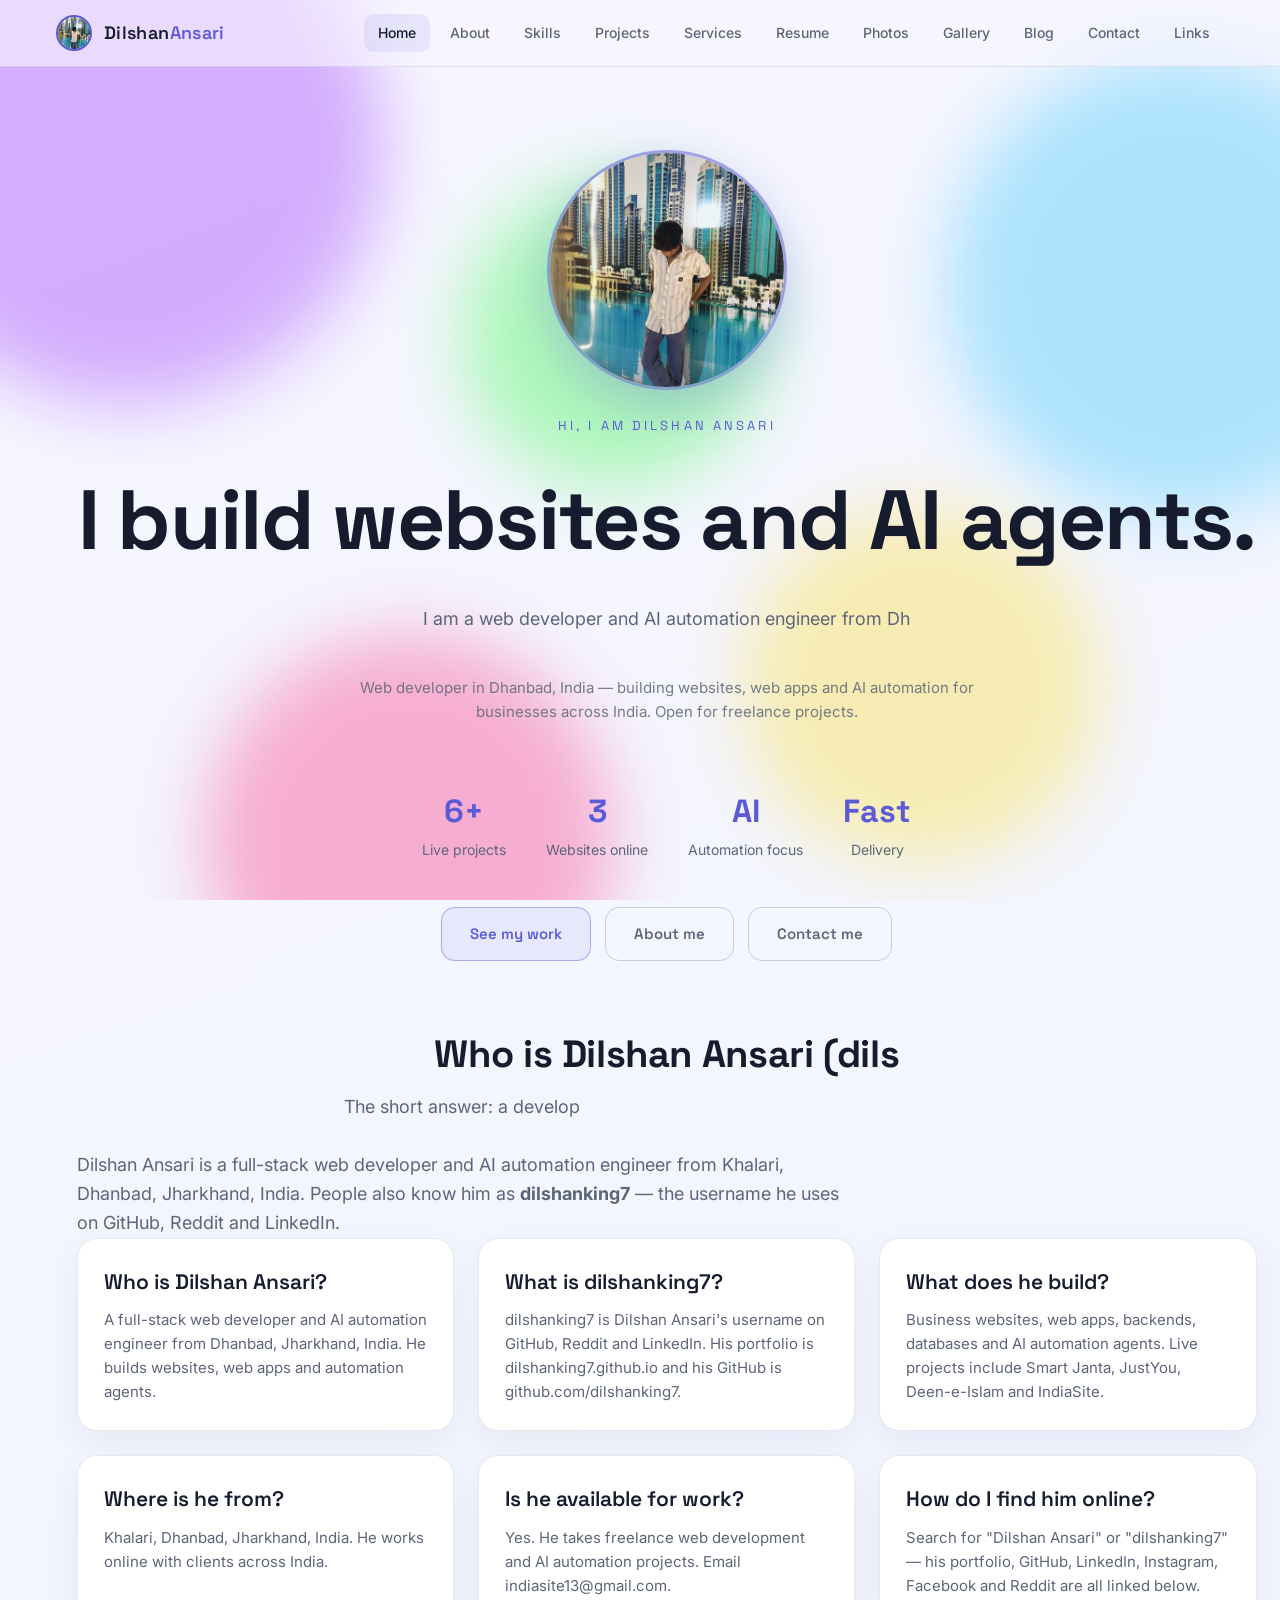
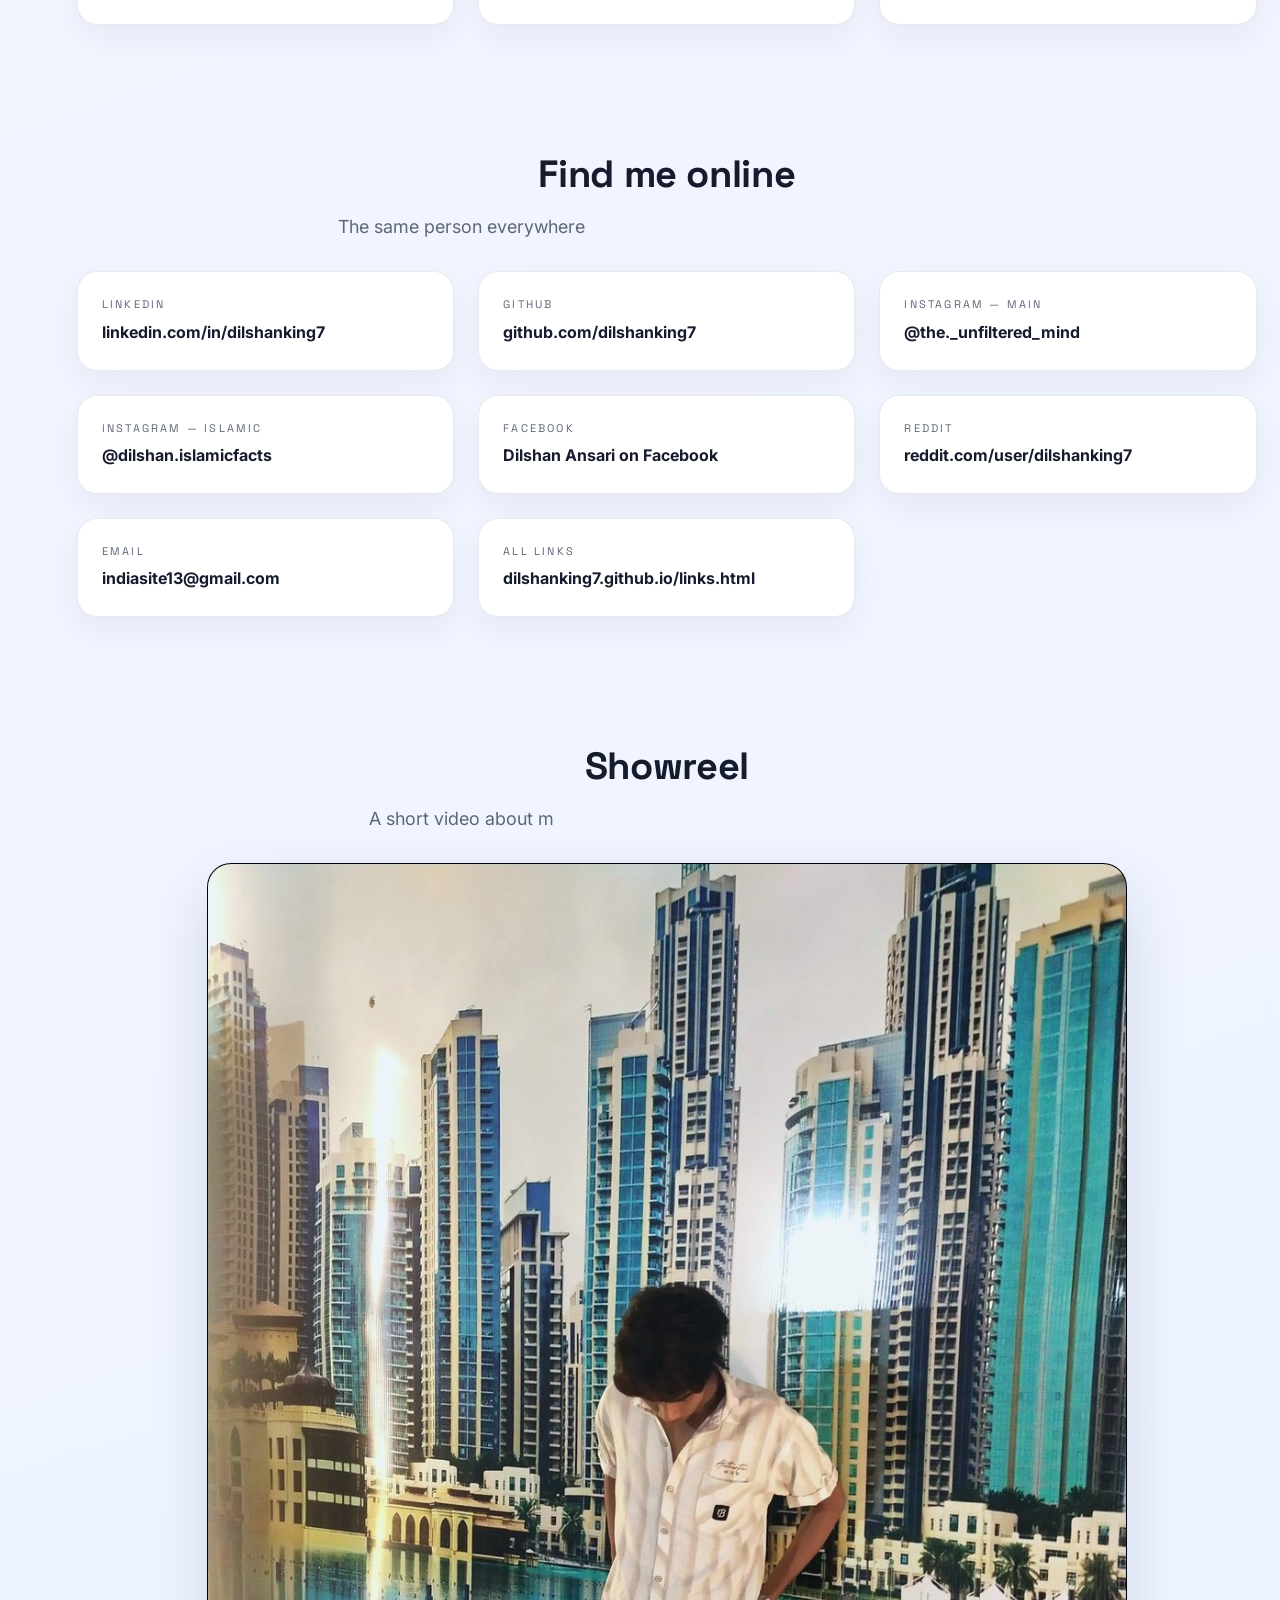
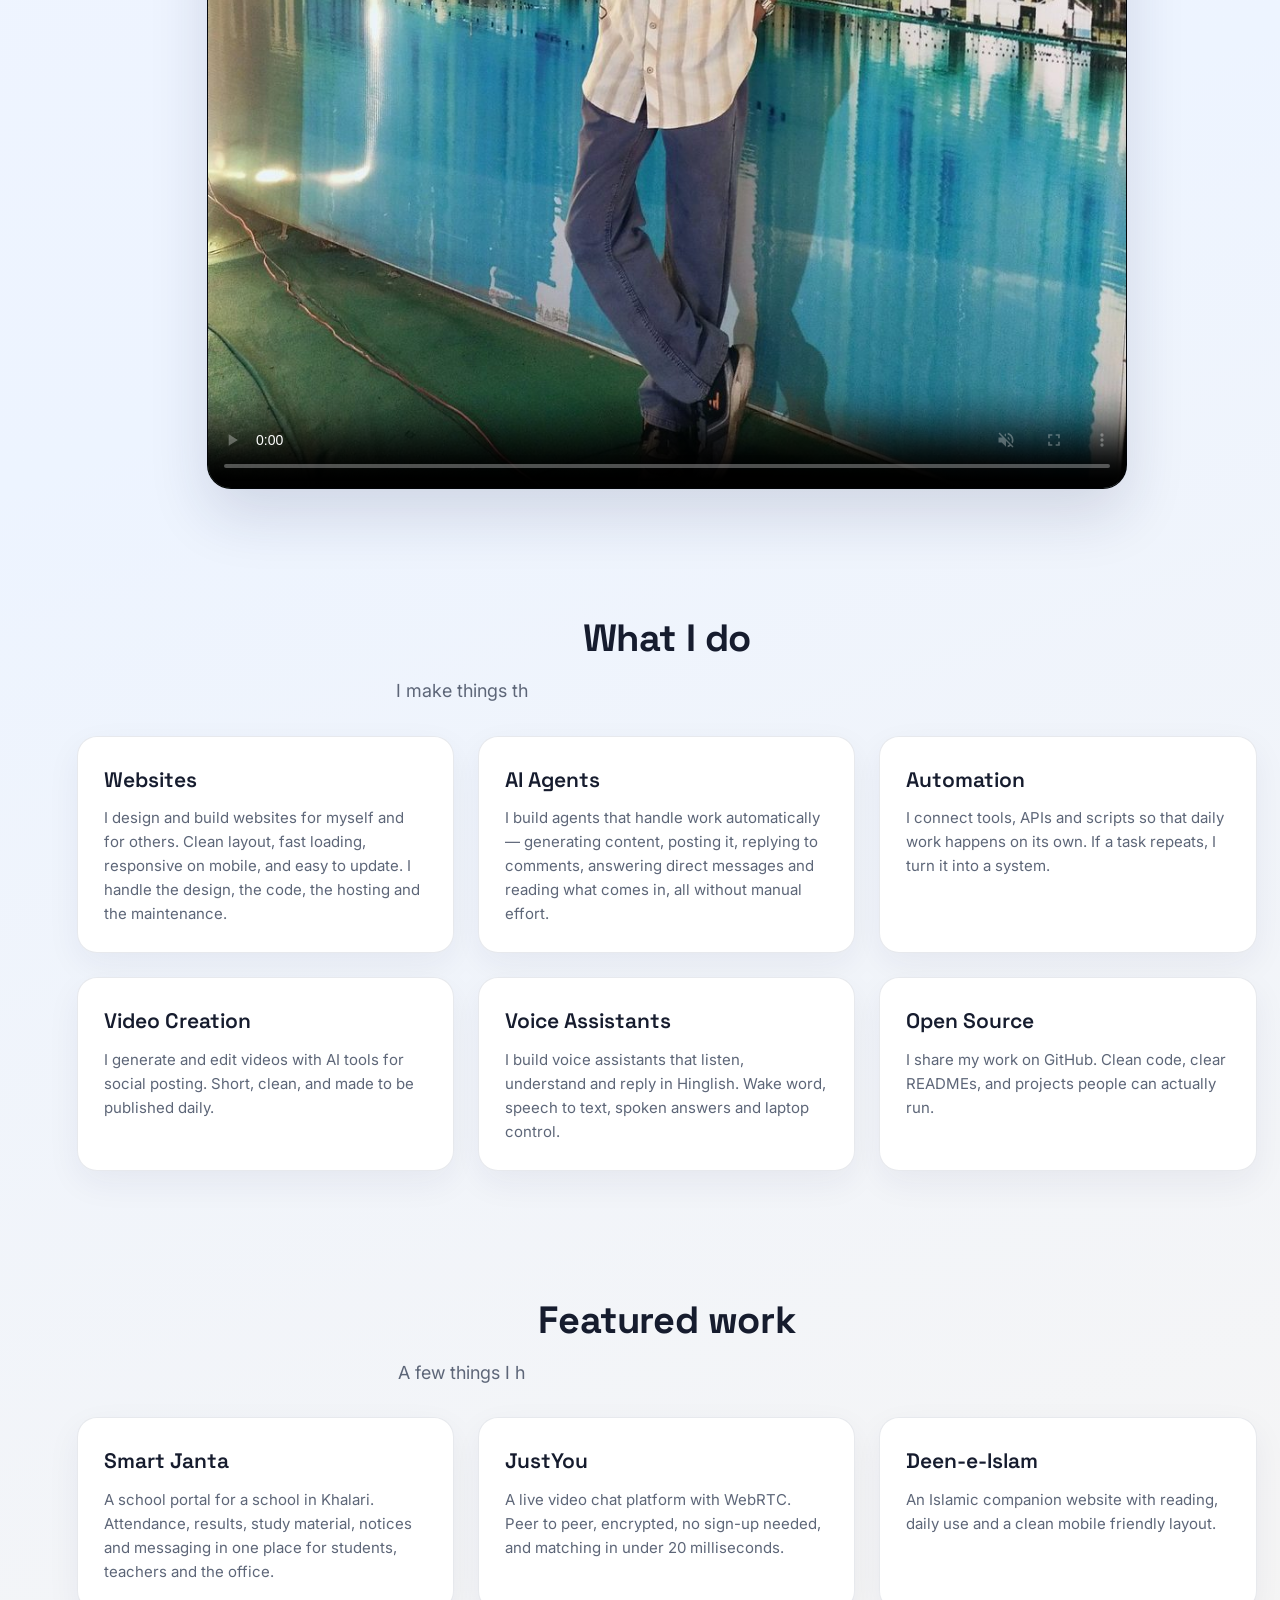
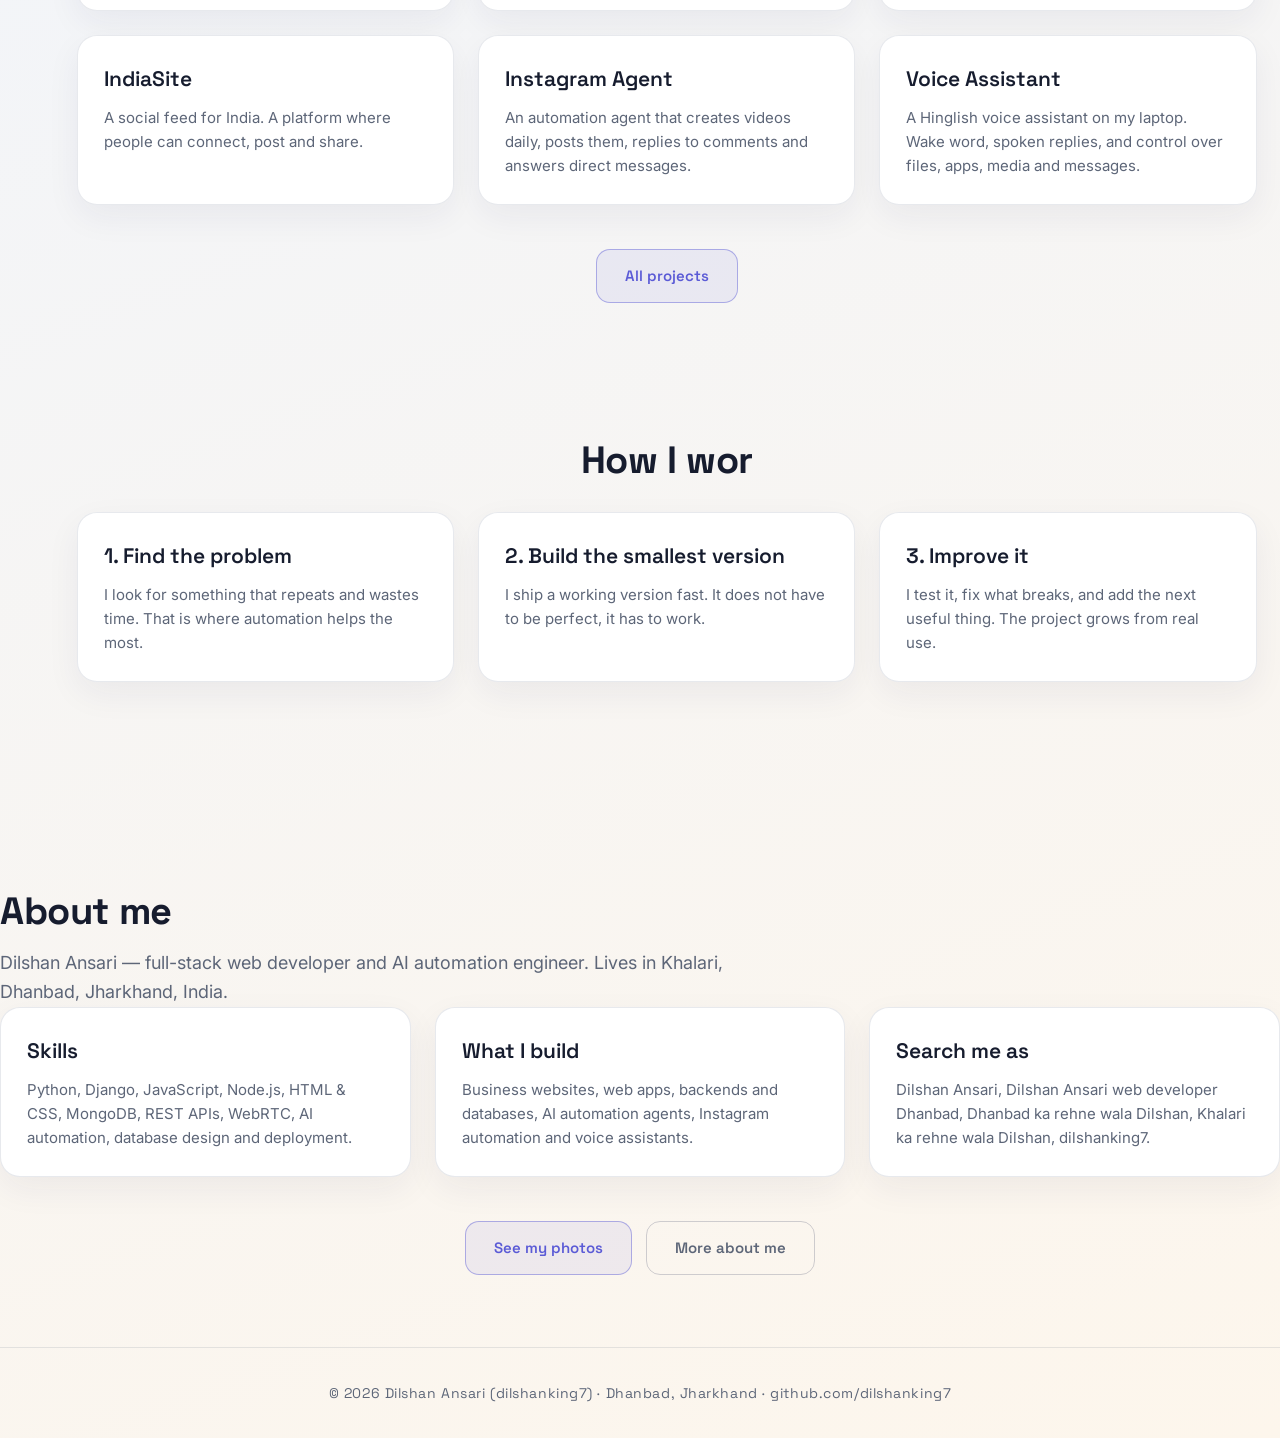
<file: index.html>
<!DOCTYPE html>
<html lang="en" class="no-js">
<head>
<meta charset="UTF-8">
<meta name="google-site-verification" content="gxWionJ4_88EIXTdRmnT7e4wcassd4cmGd5wkQ4dJdY" />
<meta name="viewport" content="width=device-width, initial-scale=1.0">
<link rel="preconnect" href="https://fonts.googleapis.com">
<link rel="preconnect" href="https://fonts.gstatic.com" crossorigin>
<link rel="stylesheet" href="https://fonts.googleapis.com/css2?family=Space+Grotesk:wght@400;500;600;700&family=Inter:wght@300;400;500;600&display=swap">
<meta name="robots" content="index, follow, max-image-preview:large">
<link rel="canonical" href="https://dilshanking7.github.io/">
<meta property="og:site_name" content="Dilshan Ansari">
<meta property="og:type" content="website">
<meta property="og:url" content="https://dilshanking7.github.io/">
<meta property="og:title" content="Dilshan Ansari (dilshanking7) — Web Developer in Dhanbad | Websites, Web Apps &amp; AI Automation">
<meta property="og:description" content="Dilshan Ansari (dilshanking7) is a web developer in Dhanbad, Jharkhand, India. He builds business websites, web apps and AI automation agents for clients across India. Available for freelance work.">
<meta property="og:image" content="https://dilshanking7.github.io/assets/og.jpg">
<meta name="twitter:card" content="summary_large_image">
<meta name="twitter:title" content="Dilshan Ansari (dilshanking7) — Web Developer in Dhanbad | Websites, Web Apps &amp; AI Automation">
<meta name="twitter:description" content="Dilshan Ansari (dilshanking7) is a web developer in Dhanbad, Jharkhand, India. He builds business websites, web apps and AI automation agents for clients across India. Available for freelance work.">
<meta name="twitter:image" content="https://dilshanking7.github.io/assets/og.jpg">
<script type="application/ld+json">
{
  "@context": "https://schema.org",
  "@graph": [
    {
      "@type": "Person",
      "name": "Dilshan Ansari",
      "alternateName": [
        "dilshanking7",
        "Dilshan Ansari web developer Dhanbad",
        "Dilshan Ansari developer",
        "Dilshan Ansari Dhanbad",
        "Dilshan Ansari Jharkhand",
        "Dilshan Ansari Khalari",
        "Dilshan web developer Jharkhand",
        "Dhanbad ka rehne wala Dilshan",
        "Khalari ka rehne wala Dilshan",
        "who is dilshanking7",
        "who is Dilshan Ansari",
        "full stack developer Dhanbad",
        "website banane wale Dhanbad",
        "web developer Khalari"
      ],
      "url": "https://dilshanking7.github.io/",
      "image": "https://dilshanking7.github.io/assets/dp.jpg",
      "birthPlace": {
        "@type": "Place",
        "name": "Ranchi, Jharkhand, India"
      },
      "address": {
        "@type": "PostalAddress",
        "addressLocality": "Khalari, Dhanbad",
        "addressRegion": "Jharkhand",
        "addressCountry": "IN"
      },
      "nationality": "Indian",
      "email": "indiasite13@gmail.com",
      "sameAs": [
        "https://github.com/dilshanking7",
        "https://www.linkedin.com/in/dilshanking7/",
        "https://www.facebook.com/profile.php?id=61596043923837",
        "https://www.instagram.com/the._unfiltered_mind/",
        "https://www.instagram.com/dilshan.islamicfacts/",
        "https://www.reddit.com/user/dilshanking7",
        "mailto:indiasite13@gmail.com"
      ],
      "jobTitle": "Full-Stack Web Developer & AI Automation Engineer",
      "worksFor": {
        "@type": "Organization",
        "name": "DC"
      },
      "description": "Dilshan Ansari is a full-stack web developer and AI automation engineer from Khalari, Dhanbad, Jharkhand, India. He builds websites, web apps and AI automation agents.",
      "disambiguatingDescription": "Dilshan Ansari, also known as dilshanking7, is a web developer and AI automation engineer from Dhanbad, Jharkhand, India.",
      "knowsAbout": [
        "Web development",
        "Full-stack development",
        "Python",
        "Django",
        "JavaScript",
        "Node.js",
        "MongoDB",
        "REST APIs",
        "WebRTC",
        "AI automation",
        "Instagram automation",
        "Database design",
        "Deployment",
        "Voice assistants"
      ],
      "significantLink": [
        "https://smart-janta.onrender.com/",
        "https://justyou.onrender.com/",
        "https://deen-e-islam.onrender.com/",
        "https://indiasite.vercel.app/"
      ]
    },
    {
      "@type": "WebSite",
      "name": "Dilshan Ansari",
      "url": "https://dilshanking7.github.io/",
      "description": "Websites and AI automation by Dilshan Ansari.",
      "author": {
        "@type": "Person",
        "name": "Dilshan Ansari"
      }
    },
    {
      "@type": "FAQPage",
      "mainEntity": [
        {
          "@type": "Question",
          "name": "Who is Dilshan Ansari?",
          "acceptedAnswer": {
            "@type": "Answer",
            "text": "Dilshan Ansari is a full-stack web developer and AI automation engineer from Khalari, Dhanbad, Jharkhand, India. He builds websites, web apps and AI automation agents."
          }
        },
        {
          "@type": "Question",
          "name": "What is dilshanking7?",
          "acceptedAnswer": {
            "@type": "Answer",
            "text": "dilshanking7 is the username of Dilshan Ansari on GitHub, Reddit and LinkedIn. His portfolio is https://dilshanking7.github.io and his GitHub is https://github.com/dilshanking7."
          }
        },
        {
          "@type": "Question",
          "name": "What does Dilshan Ansari build?",
          "acceptedAnswer": {
            "@type": "Answer",
            "text": "He builds business websites, web apps, backends, databases and AI automation agents. His live projects include Smart Janta, JustYou, Deen-e-Islam and IndiaSite."
          }
        },
        {
          "@type": "Question",
          "name": "Where is Dilshan Ansari from?",
          "acceptedAnswer": {
            "@type": "Answer",
            "text": "He lives in Khalari, Dhanbad, Jharkhand, India."
          }
        },
        {
          "@type": "Question",
          "name": "How can I contact Dilshan Ansari?",
          "acceptedAnswer": {
            "@type": "Answer",
            "text": "You can email him at indiasite13@gmail.com or use the contact page at https://dilshanking7.github.io/contact.html."
          }
        }
      ]
    }
  ]
}
</script>
<title>Dilshan Ansari (dilshanking7) — Web Developer in Dhanbad | Websites, Web Apps &amp; AI Automation</title>
<meta name="description" content="Dilshan Ansari (dilshanking7) is a web developer in Dhanbad, Jharkhand, India. He builds business websites, web apps and AI automation agents for clients across India, and is available for freelance projects.">
<meta name="keywords" content="Dilshan Ansari, dilshanking7, who is dilshanking7, web developer Dhanbad, website designer Dhanbad, website banane wale Dhanbad, freelance web developer India, web design Jharkhand, business website India, AI automation developer, Instagram automation, full stack developer Dhanbad, web developer Khalari, build website for business">
<meta name="author" content="Dilshan Ansari">
<link rel="icon" href="logo.svg" type="image/svg+xml">
<link rel="stylesheet" href="assets/style.css">
</head>
<body>

<header class="nav">
  <a class="brand" href="index.html"><img src="assets/dp.jpg" class="brand-logo" alt="Dilshan Ansari"><span>Dilshan<span class="accent">Ansari</span></span></a>
  <nav class="nav-links" id="navLinks">
    <a href="index.html" class="active">Home</a>
    <a href="about.html">About</a>
    <a href="skills.html">Skills</a>
    <a href="projects.html">Projects</a>
    <a href="services.html">Services</a>
    <a href="resume.html">Resume</a>
    <a href="photos.html">Photos</a>
    <a href="gallery.html">Gallery</a>
    <a href="blog.html">Blog</a>
    <a href="contact.html">Contact</a><a href="links.html">Links</a>
  </nav>
  <button class="nav-toggle" id="navToggle" aria-label="Menu" aria-expanded="false" aria-controls="navLinks">
    <span></span><span></span><span></span>
  </button>
</header>

<main class="page">
  <div class="wrap">

    <section class="hero">
      <div class="dp fade"><img src="assets/dp.jpg" alt="Dilshan Ansari"></div>
      <p class="eyebrow will-type" data-text="Hi, I am Dilshan Ansari"></p>
      <h1 class="will-type" data-text="I build websites and AI agents."></h1>
      <p class="lead will-type" data-text="I am a web developer and AI automation engineer from Dhanbad, Jharkhand. I build websites, automation agents and AI tools. I work fast and I like to ship things people can actually use."></p>
      <p class="lead" style="font-size:15px;opacity:.85">Web developer in Dhanbad, India — building websites, web apps and AI automation for businesses across India. Open for freelance projects.</p>
      <div class="stats">
        <div class="stat"><b>6+</b><span>Live projects</span></div>
        <div class="stat"><b>3</b><span>Websites online</span></div>
        <div class="stat"><b>AI</b><span>Automation focus</span></div>
        <div class="stat"><b>Fast</b><span>Delivery</span></div>
      </div>
    </section>

    <div class="cta-mid fade">
      <a class="btn" href="projects.html">See my work</a>
      <a class="btn ghost" href="about.html">About me</a>
      <a class="btn ghost" href="contact.html">Contact me</a>
    </div>

    <section class="section">
      <div class="section-head">
        <h2 class="will-type" data-text="Who is Dilshan Ansari (dilshanking7)?"></h2>
        <p class="lead will-type" data-text="The short answer: a developer who builds websites and AI automation, and who is easy to find online."></p>
      </div>
      <p class="lead">Dilshan Ansari is a full-stack web developer and AI automation engineer from Khalari, Dhanbad, Jharkhand, India. People also know him as <strong>dilshanking7</strong> — the username he uses on GitHub, Reddit and LinkedIn.</p>
      <div class="grid3">
        <div class="card fade"><h3>Who is Dilshan Ansari?</h3><p>A full-stack web developer and AI automation engineer from Dhanbad, Jharkhand, India. He builds websites, web apps and automation agents.</p></div>
        <div class="card fade"><h3>What is dilshanking7?</h3><p>dilshanking7 is Dilshan Ansari's username on GitHub, Reddit and LinkedIn. His portfolio is dilshanking7.github.io and his GitHub is github.com/dilshanking7.</p></div>
        <div class="card fade"><h3>What does he build?</h3><p>Business websites, web apps, backends, databases and AI automation agents. Live projects include Smart Janta, JustYou, Deen-e-Islam and IndiaSite.</p></div>
        <div class="card fade"><h3>Where is he from?</h3><p>Khalari, Dhanbad, Jharkhand, India. He works online with clients across India.</p></div>
        <div class="card fade"><h3>Is he available for work?</h3><p>Yes. He takes freelance web development and AI automation projects. Email indiasite13@gmail.com.</p></div>
        <div class="card fade"><h3>How do I find him online?</h3><p>Search for "Dilshan Ansari" or "dilshanking7" — his portfolio, GitHub, LinkedIn, Instagram, Facebook and Reddit are all linked below.</p></div>
      </div>
    </section>

    <section class="section">
      <div class="section-head">
        <h2 class="will-type" data-text="Find me online"></h2>
        <p class="lead will-type" data-text="The same person everywhere — Dilshan Ansari, also known as dilshanking7."></p>
      </div>
      <div class="grid3">
        <a class="contact-card" href="https://www.linkedin.com/in/dilshanking7/" target="_blank" rel="noopener"><span class="contact-label">LinkedIn</span><strong>linkedin.com/in/dilshanking7</strong></a>
        <a class="contact-card" href="https://github.com/dilshanking7" target="_blank" rel="noopener"><span class="contact-label">GitHub</span><strong>github.com/dilshanking7</strong></a>
        <a class="contact-card" href="https://www.instagram.com/the._unfiltered_mind/" target="_blank" rel="noopener"><span class="contact-label">Instagram — main</span><strong>@the._unfiltered_mind</strong></a>
        <a class="contact-card" href="https://www.instagram.com/dilshan.islamicfacts/" target="_blank" rel="noopener"><span class="contact-label">Instagram — Islamic</span><strong>@dilshan.islamicfacts</strong></a>
        <a class="contact-card" href="https://www.facebook.com/profile.php?id=61596043923837" target="_blank" rel="noopener"><span class="contact-label">Facebook</span><strong>Dilshan Ansari on Facebook</strong></a>
        <a class="contact-card" href="https://www.reddit.com/user/dilshanking7" target="_blank" rel="noopener"><span class="contact-label">Reddit</span><strong>reddit.com/user/dilshanking7</strong></a>
        <a class="contact-card" href="mailto:indiasite13@gmail.com"><span class="contact-label">Email</span><strong>indiasite13@gmail.com</strong></a>
        <a class="contact-card" href="links.html"><span class="contact-label">All links</span><strong>dilshanking7.github.io/links.html</strong></a>
      </div>
    </section>

    <section class="section">
      <div class="section-head">
        <h2 class="will-type" data-text="Showreel"></h2>
        <p class="lead will-type" data-text="A short video about me and what I build. Everything on this site is made by me."></p>
      </div>
      <div class="video-wrap fade">
        <video autoplay controls loop muted playsinline preload="auto" poster="assets/dp.jpg">
          <source src="assets/showreel.mp4" type="video/mp4">
          Your browser does not support the video tag.
        </video>
      </div>
    </section>

    <section class="section">
      <div class="section-head">
        <h2 class="will-type" data-text="What I do"></h2>
        <p class="lead will-type" data-text="I make things that run on their own. Most of my work is taking a repeatable task and turning it into a system that does it by itself."></p>
      </div>
      <div class="grid3">
        <div class="card fade"><h3>Websites</h3><p>I design and build websites for myself and for others. Clean layout, fast loading, responsive on mobile, and easy to update. I handle the design, the code, the hosting and the maintenance.</p></div>
        <div class="card fade"><h3>AI Agents</h3><p>I build agents that handle work automatically — generating content, posting it, replying to comments, answering direct messages and reading what comes in, all without manual effort.</p></div>
        <div class="card fade"><h3>Automation</h3><p>I connect tools, APIs and scripts so that daily work happens on its own. If a task repeats, I turn it into a system.</p></div>
        <div class="card fade"><h3>Video Creation</h3><p>I generate and edit videos with AI tools for social posting. Short, clean, and made to be published daily.</p></div>
        <div class="card fade"><h3>Voice Assistants</h3><p>I build voice assistants that listen, understand and reply in Hinglish. Wake word, speech to text, spoken answers and laptop control.</p></div>
        <div class="card fade"><h3>Open Source</h3><p>I share my work on GitHub. Clean code, clear READMEs, and projects people can actually run.</p></div>
      </div>
    </section>

    <section class="section">
      <div class="section-head">
        <h2 class="will-type" data-text="Featured work"></h2>
        <p class="lead will-type" data-text="A few things I have built and put online. Every card opens the live site."></p>
      </div>
      <div class="grid3">
        <div class="card fade"><h3>Smart Janta</h3><p>A school portal for a school in Khalari. Attendance, results, study material, notices and messaging in one place for students, teachers and the office.</p></div>
        <div class="card fade"><h3>JustYou</h3><p>A live video chat platform with WebRTC. Peer to peer, encrypted, no sign-up needed, and matching in under 20 milliseconds.</p></div>
        <div class="card fade"><h3>Deen-e-Islam</h3><p>An Islamic companion website with reading, daily use and a clean mobile friendly layout.</p></div>
        <div class="card fade"><h3>IndiaSite</h3><p>A social feed for India. A platform where people can connect, post and share.</p></div>
        <div class="card fade"><h3>Instagram Agent</h3><p>An automation agent that creates videos daily, posts them, replies to comments and answers direct messages.</p></div>
        <div class="card fade"><h3>Voice Assistant</h3><p>A Hinglish voice assistant on my laptop. Wake word, spoken replies, and control over files, apps, media and messages.</p></div>
      </div>
      <div class="cta-mid fade">
        <a class="btn" href="projects.html">All projects</a>
      </div>
    </section>

    <section class="section">
      <div class="section-head">
        <h2 class="will-type" data-text="How I work"></h2>
      </div>
      <div class="grid3">
        <div class="card fade"><h3>1. Find the problem</h3><p>I look for something that repeats and wastes time. That is where automation helps the most.</p></div>
        <div class="card fade"><h3>2. Build the smallest version</h3><p>I ship a working version fast. It does not have to be perfect, it has to work.</p></div>
        <div class="card fade"><h3>3. Improve it</h3><p>I test it, fix what breaks, and add the next useful thing. The project grows from real use.</p></div>
      </div>
    </section>

  </div>
</main>

    <section class="section">
      <h2 class="will-type" data-text="About me in one place"></h2>
      <p class="lead">Dilshan Ansari — full-stack web developer and AI automation engineer. Lives in Khalari, Dhanbad, Jharkhand, India.</p>
      <div class="grid3">
        <div class="card fade"><h3>Skills</h3><p>Python, Django, JavaScript, Node.js, HTML &amp; CSS, MongoDB, REST APIs, WebRTC, AI automation, database design and deployment.</p></div>
        <div class="card fade"><h3>What I build</h3><p>Business websites, web apps, backends and databases, AI automation agents, Instagram automation and voice assistants.</p></div>
        <div class="card fade"><h3>Search me as</h3><p>Dilshan Ansari, Dilshan Ansari web developer Dhanbad, Dhanbad ka rehne wala Dilshan, Khalari ka rehne wala Dilshan, dilshanking7.</p></div>
      </div>
      <div class="cta-mid fade"><a class="btn" href="photos.html">See my photos</a><a class="btn ghost" href="about.html">More about me</a></div>
    </section>

<footer class="footer">
  <p>© <span class="year"></span> Dilshan Ansari (dilshanking7) · Dhanbad, Jharkhand · github.com/dilshanking7</p>
</footer>

<script src="assets/script.js"></script>
</body>
</html>
</file>
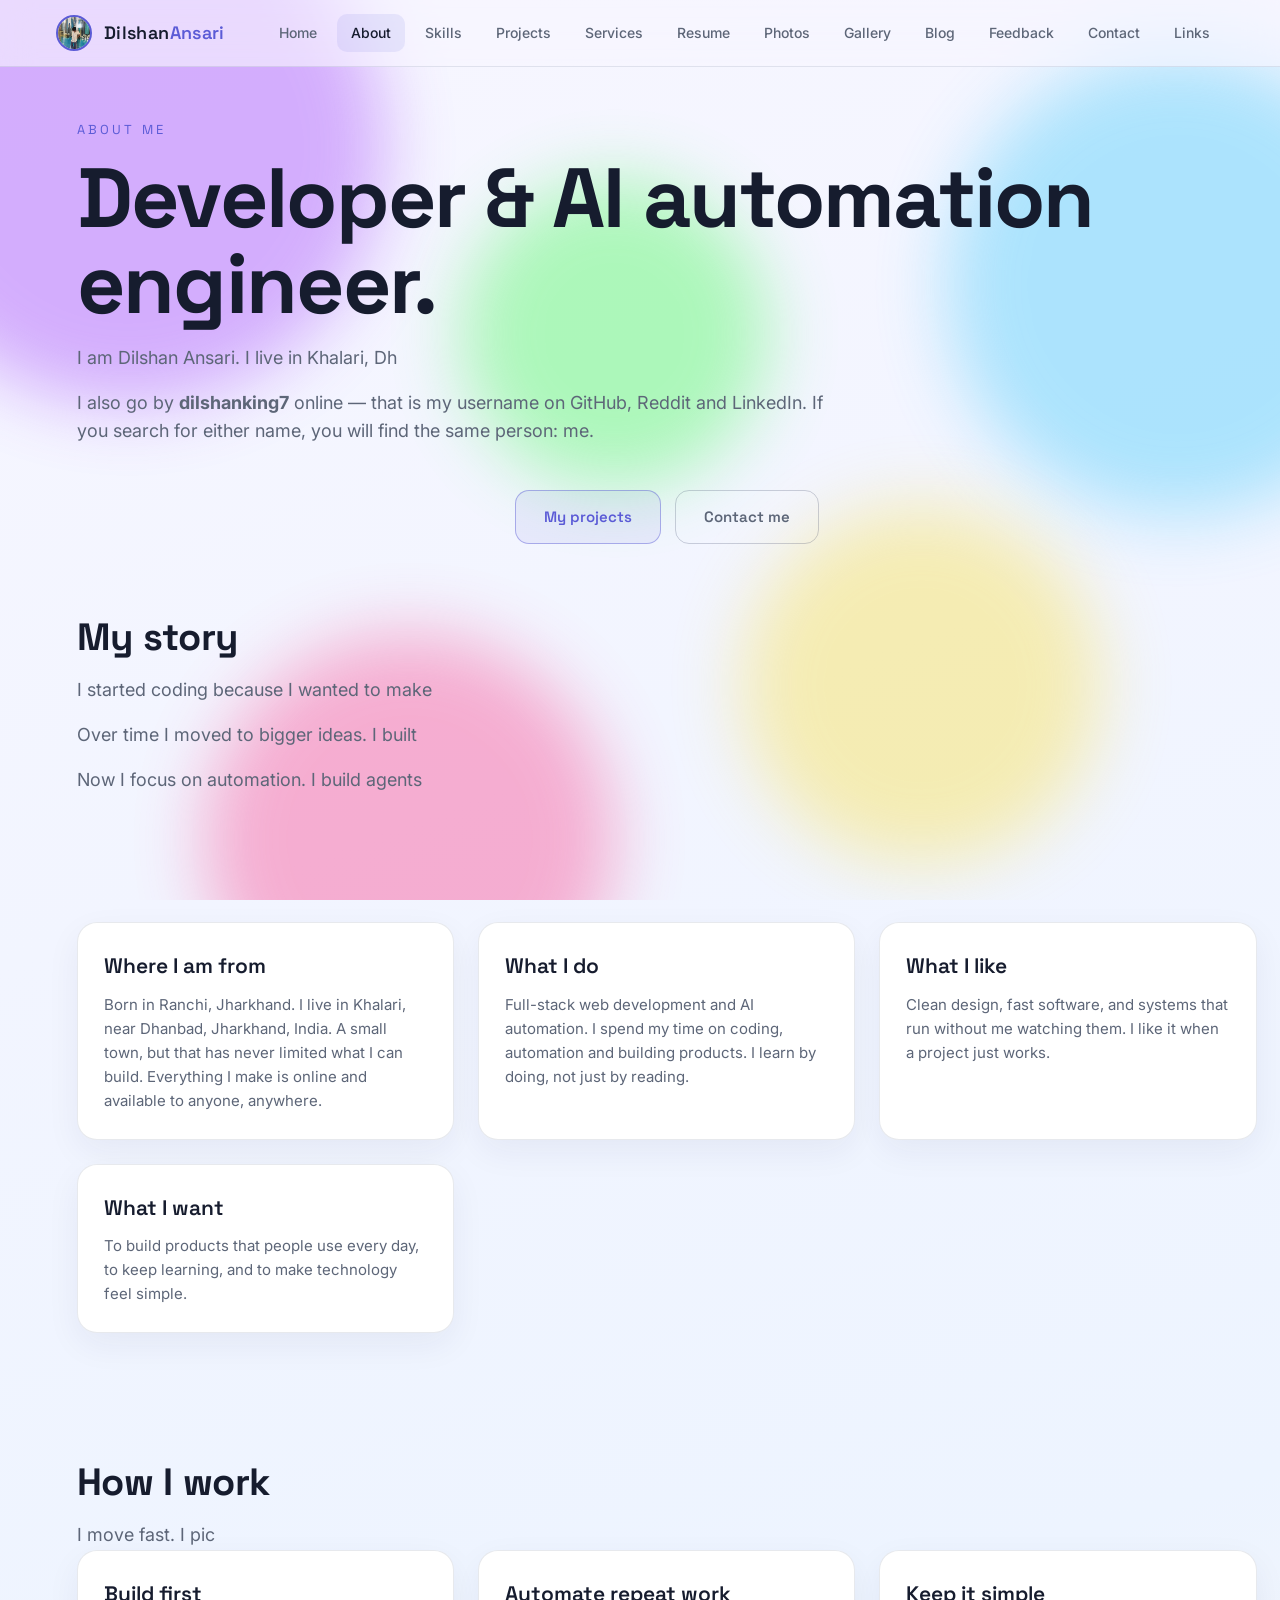
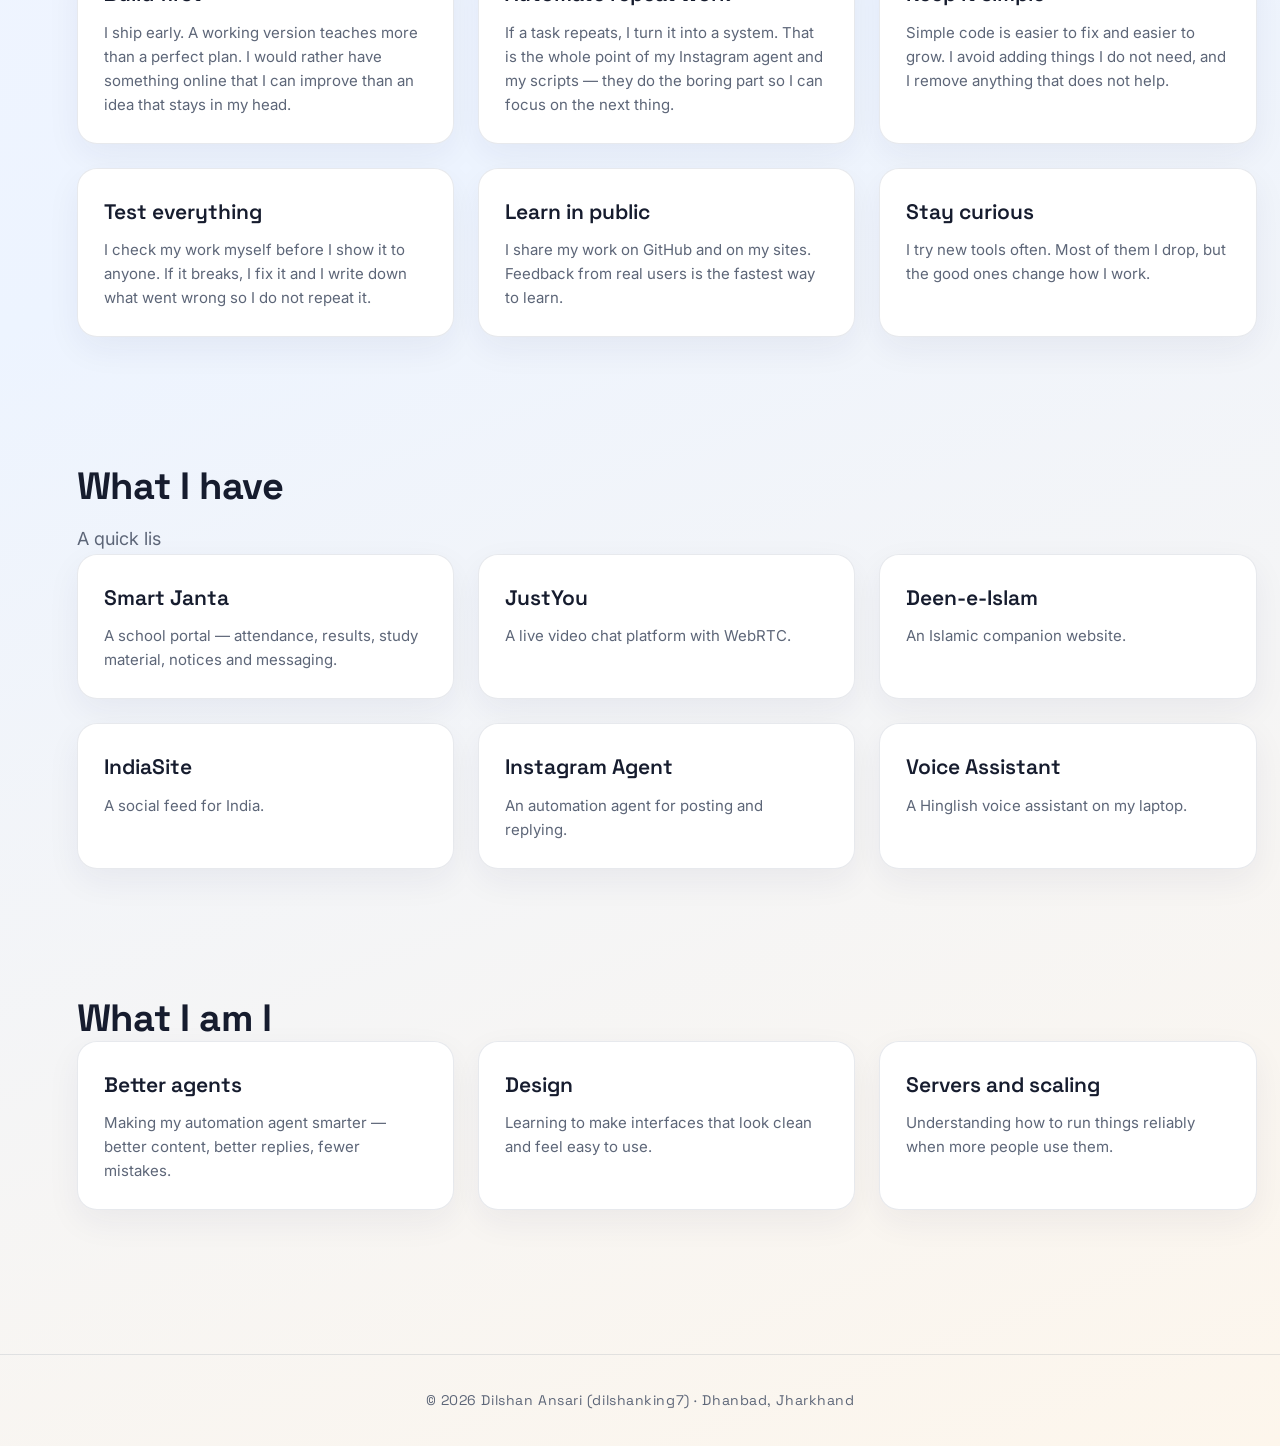
<file: about.html>
<!DOCTYPE html>
<html lang="en" class="no-js">
<head>
<meta charset="UTF-8">
<meta name="viewport" content="width=device-width, initial-scale=1.0">
<link rel="preconnect" href="https://fonts.googleapis.com">
<link rel="preconnect" href="https://fonts.gstatic.com" crossorigin>
<link rel="stylesheet" href="https://fonts.googleapis.com/css2?family=Space+Grotesk:wght@400;500;600;700&family=Inter:wght@300;400;500;600&display=swap">
<meta name="robots" content="index, follow, max-image-preview:large">
<link rel="canonical" href="https://dilshanking7.github.io/about.html">
<meta property="og:site_name" content="Dilshan Ansari">
<meta property="og:type" content="website">
<meta property="og:url" content="https://dilshanking7.github.io/about.html">
<meta property="og:title" content="About — Dilshan Ansari">
<meta property="og:description" content="About Dilshan Ansari — developer and AI automation builder from Dhanbad, Jharkhand.">
<meta property="og:image" content="https://dilshanking7.github.io/assets/og.jpg">
<meta name="twitter:card" content="summary_large_image">
<meta name="twitter:title" content="About — Dilshan Ansari">
<meta name="twitter:description" content="About Dilshan Ansari — developer and AI automation builder from Dhanbad, Jharkhand.">
<meta name="twitter:image" content="https://dilshanking7.github.io/assets/og.jpg">
<script type="application/ld+json">
{
  "@context": "https://schema.org",
  "@graph": [
    {
      "@type": "Person",
      "name": "Dilshan Ansari",
      "alternateName": [
        "dilshanking7",
        "Dilshan Ansari web developer Dhanbad",
        "Dilshan Ansari developer",
        "Dilshan Ansari Dhanbad",
        "Dilshan Ansari Jharkhand",
        "Dilshan Ansari Khalari",
        "Dilshan web developer Jharkhand",
        "Dhanbad ka rehne wala Dilshan",
        "Khalari ka rehne wala Dilshan",
        "who is dilshanking7",
        "who is Dilshan Ansari",
        "full stack developer Dhanbad",
        "website banane wale Dhanbad",
        "web developer Khalari"
      ],
      "url": "https://dilshanking7.github.io/",
      "image": "https://dilshanking7.github.io/assets/dp.jpg",
      "birthPlace": {
        "@type": "Place",
        "name": "Ranchi, Jharkhand, India"
      },
      "address": {
        "@type": "PostalAddress",
        "addressLocality": "Khalari, Dhanbad",
        "addressRegion": "Jharkhand",
        "addressCountry": "IN"
      },
      "nationality": "Indian",
      "email": "indiasite13@gmail.com",
      "sameAs": [
        "https://github.com/dilshanking7",
        "https://www.linkedin.com/in/dilshanking7/",
        "https://www.facebook.com/profile.php?id=61596043923837",
        "https://www.instagram.com/the._unfiltered_mind/",
        "https://www.instagram.com/dilshan.islamicfacts/",
        "https://www.reddit.com/user/dilshanking7",
        "mailto:indiasite13@gmail.com"
      ],
      "jobTitle": "Full-Stack Web Developer & AI Automation Engineer",
      "worksFor": {
        "@type": "Organization",
        "name": "DC"
      },
      "description": "Dilshan Ansari is a full-stack web developer and AI automation engineer from Khalari, Dhanbad, Jharkhand, India. He builds websites, web apps and AI automation agents.",
      "disambiguatingDescription": "Dilshan Ansari, also known as dilshanking7, is a web developer and AI automation engineer from Dhanbad, Jharkhand, India.",
      "knowsAbout": [
        "Web development",
        "Full-stack development",
        "Python",
        "Django",
        "JavaScript",
        "Node.js",
        "MongoDB",
        "REST APIs",
        "WebRTC",
        "AI automation",
        "Instagram automation",
        "Database design",
        "Deployment",
        "Voice assistants"
      ],
      "significantLink": [
        "https://smart-janta.onrender.com/",
        "https://justyou.onrender.com/",
        "https://deen-e-islam.onrender.com/",
        "https://indiasite.vercel.app/"
      ]
    },
    {
      "@type": "WebSite",
      "name": "Dilshan Ansari",
      "url": "https://dilshanking7.github.io/",
      "description": "Websites and AI automation by Dilshan Ansari.",
      "author": {
        "@type": "Person",
        "name": "Dilshan Ansari"
      }
    },
    {
      "@type": "FAQPage",
      "mainEntity": [
        {
          "@type": "Question",
          "name": "Who is Dilshan Ansari?",
          "acceptedAnswer": {
            "@type": "Answer",
            "text": "Dilshan Ansari is a full-stack web developer and AI automation engineer from Khalari, Dhanbad, Jharkhand, India. He builds websites, web apps and AI automation agents."
          }
        },
        {
          "@type": "Question",
          "name": "What is dilshanking7?",
          "acceptedAnswer": {
            "@type": "Answer",
            "text": "dilshanking7 is the username of Dilshan Ansari on GitHub, Reddit and LinkedIn. His portfolio is https://dilshanking7.github.io and his GitHub is https://github.com/dilshanking7."
          }
        },
        {
          "@type": "Question",
          "name": "What does Dilshan Ansari build?",
          "acceptedAnswer": {
            "@type": "Answer",
            "text": "He builds business websites, web apps, backends, databases and AI automation agents. His live projects include Smart Janta, JustYou, Deen-e-Islam and IndiaSite."
          }
        },
        {
          "@type": "Question",
          "name": "Where is Dilshan Ansari from?",
          "acceptedAnswer": {
            "@type": "Answer",
            "text": "He lives in Khalari, Dhanbad, Jharkhand, India."
          }
        },
        {
          "@type": "Question",
          "name": "How can I contact Dilshan Ansari?",
          "acceptedAnswer": {
            "@type": "Answer",
            "text": "You can email him at indiasite13@gmail.com or use the contact page at https://dilshanking7.github.io/contact.html."
          }
        }
      ]
    }
  ]
}
</script>
<title>About Dilshan Ansari (dilshanking7)</title>
<meta name="description" content="About Dilshan Ansari — developer and AI automation builder from Dhanbad, Jharkhand.">
<link rel="icon" href="logo.svg" type="image/svg+xml">
<link rel="stylesheet" href="assets/style.css">
</head>
<body>

<header class="nav">
  <a class="brand" href="index.html"><img src="assets/dp.jpg" class="brand-logo" alt="Dilshan Ansari"><span>Dilshan<span class="accent">Ansari</span></span></a>
  <nav class="nav-links" id="navLinks">
    <a href="index.html">Home</a><a href="about.html" class="active">About</a><a href="skills.html">Skills</a>
    <a href="projects.html">Projects</a><a href="services.html">Services</a><a href="resume.html">Resume</a><a href="photos.html">Photos</a><a href="gallery.html">Gallery</a><a href="blog.html">Blog</a><a href="feedback.html">Feedback</a><a href="contact.html">Contact</a><a href="links.html">Links</a>
  </nav>
  <button class="nav-toggle" id="navToggle" aria-label="Menu" aria-expanded="false" aria-controls="navLinks">
    <span></span><span></span><span></span>
  </button>
</header>

<main class="page"><div class="wrap">

  <p class="eyebrow will-type" data-text="About me"></p>
  <h1 class="will-type" data-text="Developer &amp; AI automation engineer."></h1>
  <p class="lead will-type" data-text="I am Dilshan Ansari. I live in Khalari, Dhanbad, Jharkhand. I build websites and AI automation in my free time, and I enjoy making things that work on their own."></p>
  <p class="lead">I also go by <strong>dilshanking7</strong> online — that is my username on GitHub, Reddit and LinkedIn. If you search for either name, you will find the same person: me.</p>

  <div class="cta-mid fade">
    <a class="btn" href="projects.html">My projects</a>
    <a class="btn ghost" href="contact.html">Contact me</a>
  </div>

  <section class="section">
    <h2 class="will-type" data-text="My story"></h2>
    <p class="lead will-type" data-text="I started coding because I wanted to make things that help people. The first programs I wrote were small tools for myself — a reminder script, a file cleaner, a simple website. They were not perfect, but they worked, and that felt good."></p>
    <p class="lead will-type" data-text="Over time I moved to bigger ideas. I built a school portal for a real school, a live video chat platform, an Islamic companion site and a social feed. Each one taught me something new about design, servers, databases and how people actually use software."></p>
    <p class="lead will-type" data-text="Now I focus on automation. I build agents that do repeat work by themselves — posting content, replying to messages, reading and summarising what comes in. The goal is simple: less manual work, more time for new ideas."></p>
  </section>

  <section class="section">
    <div class="grid2">
      <div class="card fade"><h3>Where I am from</h3><p>Born in Ranchi, Jharkhand. I live in Khalari, near Dhanbad, Jharkhand, India. A small town, but that has never limited what I can build. Everything I make is online and available to anyone, anywhere.</p></div>
      <div class="card fade"><h3>What I do</h3><p>Full-stack web development and AI automation. I spend my time on coding, automation and building products. I learn by doing, not just by reading.</p></div>
      <div class="card fade"><h3>What I like</h3><p>Clean design, fast software, and systems that run without me watching them. I like it when a project just works.</p></div>
      <div class="card fade"><h3>What I want</h3><p>To build products that people use every day, to keep learning, and to make technology feel simple.</p></div>
    </div>
  </section>

  <section class="section">
    <h2 class="will-type" data-text="How I work"></h2>
    <p class="lead will-type" data-text="I move fast. I pick a problem, break it down, and build the smallest thing that works. Then I improve it. I use AI tools to go faster, not to replace the work."></p>
    <div class="grid3">
      <div class="card fade"><h3>Build first</h3><p>I ship early. A working version teaches more than a perfect plan. I would rather have something online that I can improve than an idea that stays in my head.</p></div>
      <div class="card fade"><h3>Automate repeat work</h3><p>If a task repeats, I turn it into a system. That is the whole point of my Instagram agent and my scripts — they do the boring part so I can focus on the next thing.</p></div>
      <div class="card fade"><h3>Keep it simple</h3><p>Simple code is easier to fix and easier to grow. I avoid adding things I do not need, and I remove anything that does not help.</p></div>
      <div class="card fade"><h3>Test everything</h3><p>I check my work myself before I show it to anyone. If it breaks, I fix it and I write down what went wrong so I do not repeat it.</p></div>
      <div class="card fade"><h3>Learn in public</h3><p>I share my work on GitHub and on my sites. Feedback from real users is the fastest way to learn.</p></div>
      <div class="card fade"><h3>Stay curious</h3><p>I try new tools often. Most of them I drop, but the good ones change how I work.</p></div>
    </div>
  </section>

  <section class="section">
    <h2 class="will-type" data-text="What I have built"></h2>
    <p class="lead will-type" data-text="A quick list of the things that are live right now. Each one is a real project, not a demo."></p>
    <div class="grid3">
      <div class="card fade"><h3>Smart Janta</h3><p>A school portal — attendance, results, study material, notices and messaging.</p></div>
      <div class="card fade"><h3>JustYou</h3><p>A live video chat platform with WebRTC.</p></div>
      <div class="card fade"><h3>Deen-e-Islam</h3><p>An Islamic companion website.</p></div>
      <div class="card fade"><h3>IndiaSite</h3><p>A social feed for India.</p></div>
      <div class="card fade"><h3>Instagram Agent</h3><p>An automation agent for posting and replying.</p></div>
      <div class="card fade"><h3>Voice Assistant</h3><p>A Hinglish voice assistant on my laptop.</p></div>
    </div>
  </section>

  <section class="section">
    <h2 class="will-type" data-text="What I am learning now"></h2>
    <div class="grid3">
      <div class="card fade"><h3>Better agents</h3><p>Making my automation agent smarter — better content, better replies, fewer mistakes.</p></div>
      <div class="card fade"><h3>Design</h3><p>Learning to make interfaces that look clean and feel easy to use.</p></div>
      <div class="card fade"><h3>Servers and scaling</h3><p>Understanding how to run things reliably when more people use them.</p></div>
    </div>
  </section>

</div></main>
<footer class="footer"><p>© <span class="year"></span> Dilshan Ansari (dilshanking7) · Dhanbad, Jharkhand</p></footer>
<script src="assets/script.js"></script>
</body>
</html>
</file>
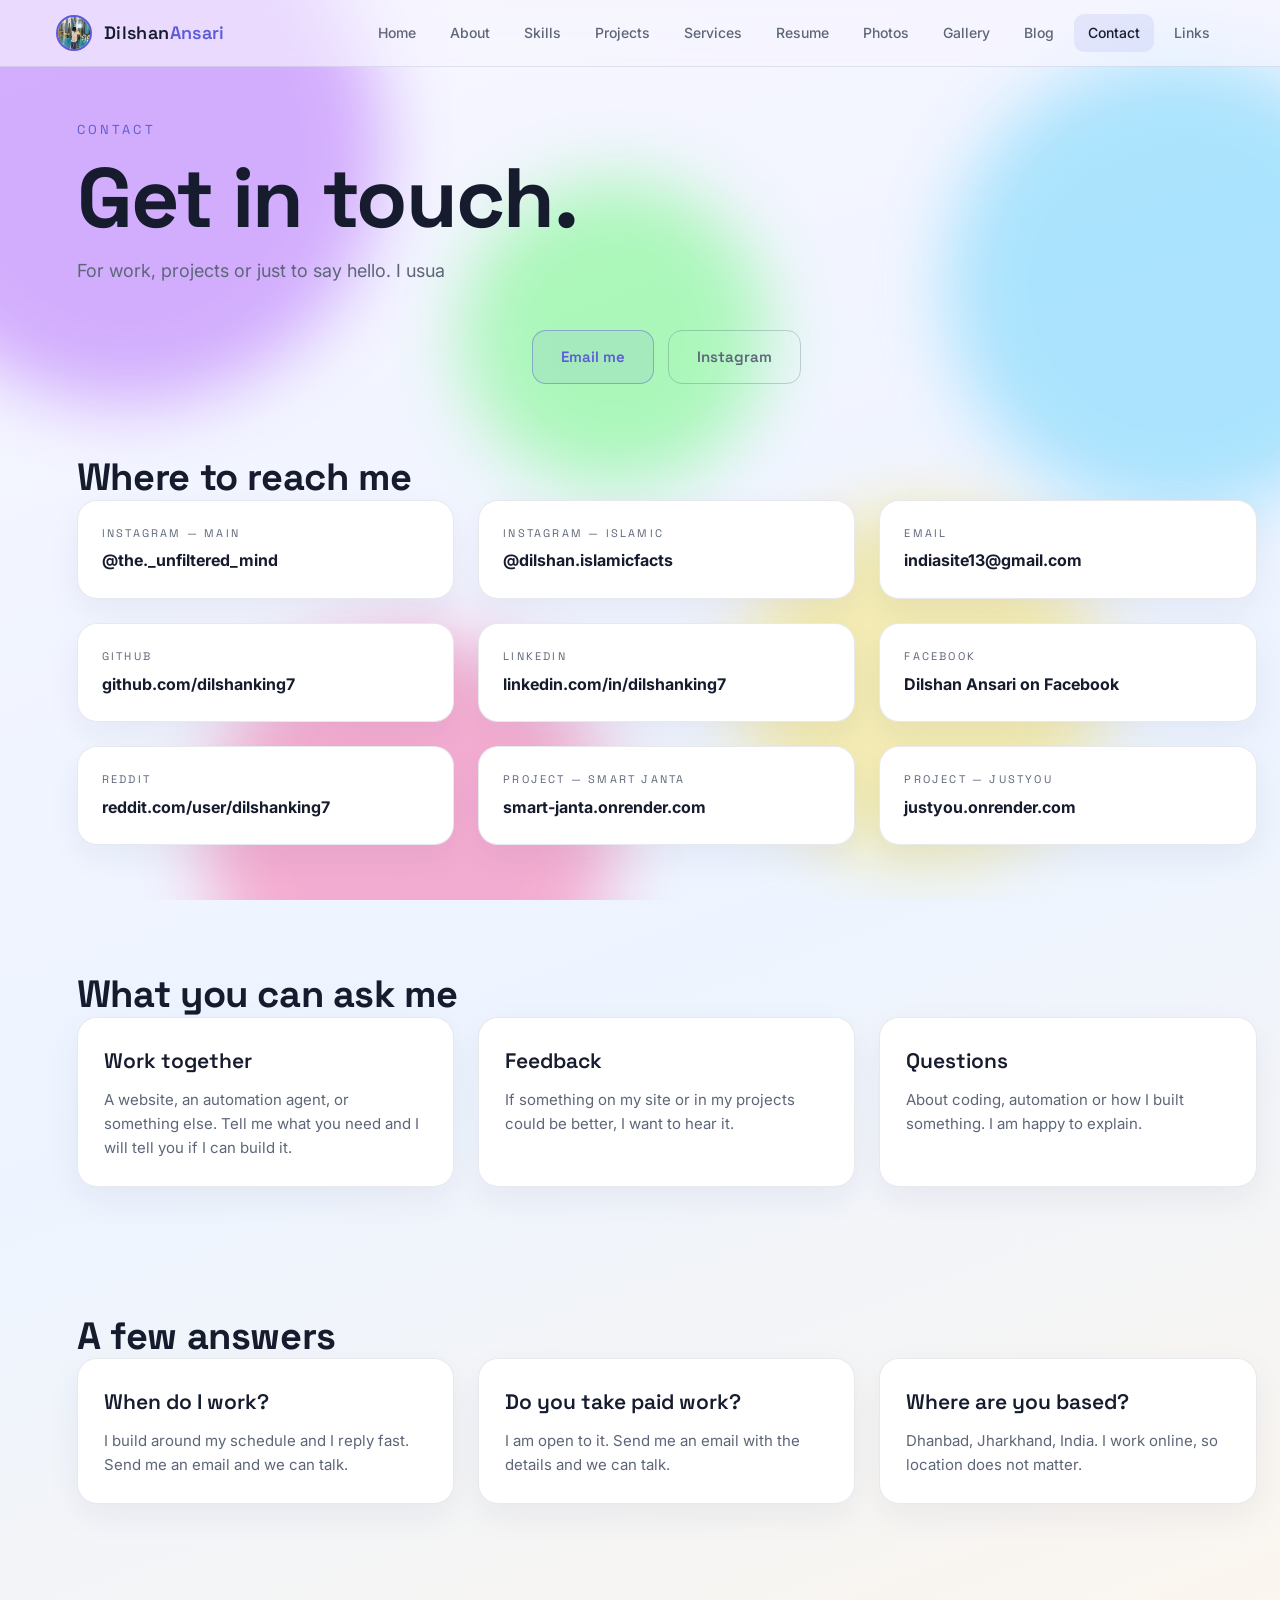
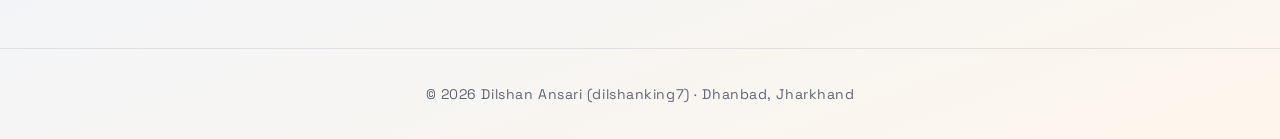
<file: contact.html>
<!DOCTYPE html>
<html lang="en" class="no-js">
<head>
<meta charset="UTF-8">
<meta name="viewport" content="width=device-width, initial-scale=1.0">
<link rel="preconnect" href="https://fonts.googleapis.com">
<link rel="preconnect" href="https://fonts.gstatic.com" crossorigin>
<link rel="stylesheet" href="https://fonts.googleapis.com/css2?family=Space+Grotesk:wght@400;500;600;700&family=Inter:wght@300;400;500;600&display=swap">
<meta name="robots" content="index, follow, max-image-preview:large">
<link rel="canonical" href="https://dilshanking7.github.io/contact.html">
<meta property="og:site_name" content="Dilshan Ansari">
<meta property="og:type" content="website">
<meta property="og:url" content="https://dilshanking7.github.io/contact.html">
<meta property="og:title" content="Contact — Dilshan Ansari">
<meta property="og:description" content="Contact Dilshan Ansari — Instagram, email and GitHub.">
<meta property="og:image" content="https://dilshanking7.github.io/assets/og.jpg">
<meta name="twitter:card" content="summary_large_image">
<meta name="twitter:title" content="Contact — Dilshan Ansari">
<meta name="twitter:description" content="Contact Dilshan Ansari — Instagram, email and GitHub.">
<meta name="twitter:image" content="https://dilshanking7.github.io/assets/og.jpg">
<script type="application/ld+json">
{
  "@context": "https://schema.org",
  "@graph": [
    {
      "@type": "Person",
      "name": "Dilshan Ansari",
      "alternateName": [
        "dilshanking7",
        "Dilshan Ansari web developer Dhanbad",
        "Dilshan Ansari developer",
        "Dilshan Ansari Dhanbad",
        "Dilshan Ansari Jharkhand",
        "Dilshan Ansari Khalari",
        "Dilshan web developer Jharkhand",
        "Dhanbad ka rehne wala Dilshan",
        "Khalari ka rehne wala Dilshan",
        "who is dilshanking7",
        "who is Dilshan Ansari",
        "full stack developer Dhanbad",
        "website banane wale Dhanbad",
        "web developer Khalari"
      ],
      "url": "https://dilshanking7.github.io/",
      "image": "https://dilshanking7.github.io/assets/dp.jpg",
      "birthPlace": {
        "@type": "Place",
        "name": "Ranchi, Jharkhand, India"
      },
      "address": {
        "@type": "PostalAddress",
        "addressLocality": "Khalari, Dhanbad",
        "addressRegion": "Jharkhand",
        "addressCountry": "IN"
      },
      "nationality": "Indian",
      "email": "indiasite13@gmail.com",
      "sameAs": [
        "https://github.com/dilshanking7",
        "https://www.linkedin.com/in/dilshanking7/",
        "https://www.facebook.com/profile.php?id=61596043923837",
        "https://www.instagram.com/the._unfiltered_mind/",
        "https://www.instagram.com/dilshan.islamicfacts/",
        "https://www.reddit.com/user/dilshanking7",
        "mailto:indiasite13@gmail.com"
      ],
      "jobTitle": "Full-Stack Web Developer & AI Automation Engineer",
      "worksFor": {
        "@type": "Organization",
        "name": "DC"
      },
      "description": "Dilshan Ansari is a full-stack web developer and AI automation engineer from Khalari, Dhanbad, Jharkhand, India. He builds websites, web apps and AI automation agents.",
      "disambiguatingDescription": "Dilshan Ansari, also known as dilshanking7, is a web developer and AI automation engineer from Dhanbad, Jharkhand, India.",
      "knowsAbout": [
        "Web development",
        "Full-stack development",
        "Python",
        "Django",
        "JavaScript",
        "Node.js",
        "MongoDB",
        "REST APIs",
        "WebRTC",
        "AI automation",
        "Instagram automation",
        "Database design",
        "Deployment",
        "Voice assistants"
      ],
      "significantLink": [
        "https://smart-janta.onrender.com/",
        "https://justyou.onrender.com/",
        "https://deen-e-islam.onrender.com/",
        "https://indiasite.vercel.app/"
      ]
    },
    {
      "@type": "WebSite",
      "name": "Dilshan Ansari",
      "url": "https://dilshanking7.github.io/",
      "description": "Websites and AI automation by Dilshan Ansari.",
      "author": {
        "@type": "Person",
        "name": "Dilshan Ansari"
      }
    }
  ]
}
</script>
<title>Contact Dilshan Ansari (dilshanking7)</title>
<meta name="description" content="Contact Dilshan Ansari — Instagram, email and GitHub.">
<link rel="icon" href="logo.svg" type="image/svg+xml">
<link rel="stylesheet" href="assets/style.css">
</head>
<body>

<header class="nav">
  <a class="brand" href="index.html"><img src="assets/dp.jpg" class="brand-logo" alt="Dilshan Ansari"><span>Dilshan<span class="accent">Ansari</span></span></a>
  <nav class="nav-links" id="navLinks">
    <a href="index.html">Home</a><a href="about.html">About</a><a href="skills.html">Skills</a>
    <a href="projects.html">Projects</a><a href="services.html">Services</a><a href="resume.html">Resume</a><a href="photos.html">Photos</a><a href="gallery.html">Gallery</a><a href="blog.html">Blog</a><a href="contact.html" class="active">Contact</a><a href="links.html">Links</a>
  </nav>
  <button class="nav-toggle" id="navToggle" aria-label="Menu" aria-expanded="false" aria-controls="navLinks">
    <span></span><span></span><span></span>
  </button>
</header>

<main class="page"><div class="wrap">

  <p class="eyebrow will-type" data-text="Contact"></p>
  <h1 class="will-type" data-text="Get in touch."></h1>
  <p class="lead will-type" data-text="For work, projects or just to say hello. I usually reply fast."></p>

  <div class="cta-mid fade">
    <a class="btn" href="mailto:indiasite13@gmail.com">Email me</a>
    <a class="btn ghost" href="https://www.instagram.com/the._unfiltered_mind/" target="_blank" rel="noopener">Instagram</a>
  </div>

  <section class="section">
    <h2 class="will-type" data-text="Where to reach me"></h2>
    <div class="grid2">
      <a class="contact-card" href="https://www.instagram.com/the._unfiltered_mind/" target="_blank" rel="noopener">
        <span class="contact-label">Instagram — main</span><strong>@the._unfiltered_mind</strong>
      </a>
      <a class="contact-card" href="https://www.instagram.com/dilshan.islamicfacts/" target="_blank" rel="noopener">
        <span class="contact-label">Instagram — Islamic</span><strong>@dilshan.islamicfacts</strong>
      </a>
      <a class="contact-card" href="mailto:indiasite13@gmail.com">
        <span class="contact-label">Email</span><strong>indiasite13@gmail.com</strong>
      </a>
      <a class="contact-card" href="https://github.com/dilshanking7" target="_blank" rel="noopener">
        <span class="contact-label">GitHub</span><strong>github.com/dilshanking7</strong>
      </a>
      <a class="contact-card" href="https://www.linkedin.com/in/dilshanking7/" target="_blank" rel="noopener">
        <span class="contact-label">LinkedIn</span><strong>linkedin.com/in/dilshanking7</strong>
      </a>
      <a class="contact-card" href="https://www.facebook.com/profile.php?id=61596043923837" target="_blank" rel="noopener">
        <span class="contact-label">Facebook</span><strong>Dilshan Ansari on Facebook</strong>
      </a>
      <a class="contact-card" href="https://www.reddit.com/user/dilshanking7" target="_blank" rel="noopener">
        <span class="contact-label">Reddit</span><strong>reddit.com/user/dilshanking7</strong>
      </a>
      <a class="contact-card" href="https://smart-janta.onrender.com/" target="_blank" rel="noopener">
        <span class="contact-label">Project — Smart Janta</span><strong>smart-janta.onrender.com</strong>
      </a>
      <a class="contact-card" href="https://justyou.onrender.com/" target="_blank" rel="noopener">
        <span class="contact-label">Project — JustYou</span><strong>justyou.onrender.com</strong>
      </a>
    </div>
  </section>

  <section class="section">
    <h2 class="will-type" data-text="What you can ask me"></h2>
    <div class="grid3">
      <div class="card fade"><h3>Work together</h3><p>A website, an automation agent, or something else. Tell me what you need and I will tell you if I can build it.</p></div>
      <div class="card fade"><h3>Feedback</h3><p>If something on my site or in my projects could be better, I want to hear it.</p></div>
      <div class="card fade"><h3>Questions</h3><p>About coding, automation or how I built something. I am happy to explain.</p></div>
    </div>
  </section>

  <section class="section">
    <h2 class="will-type" data-text="A few answers"></h2>
    <div class="grid3">
      <div class="card fade"><h3>When do I work?</h3><p>I build around my schedule and I reply fast. Send me an email and we can talk.</p></div>
      <div class="card fade"><h3>Do you take paid work?</h3><p>I am open to it. Send me an email with the details and we can talk.</p></div>
      <div class="card fade"><h3>Where are you based?</h3><p>Dhanbad, Jharkhand, India. I work online, so location does not matter.</p></div>
    </div>
  </section>

</div></main>
<footer class="footer"><p>© <span class="year"></span> Dilshan Ansari (dilshanking7) · Dhanbad, Jharkhand</p></footer>
<script src="assets/script.js"></script>
</body>
</html>
</file>
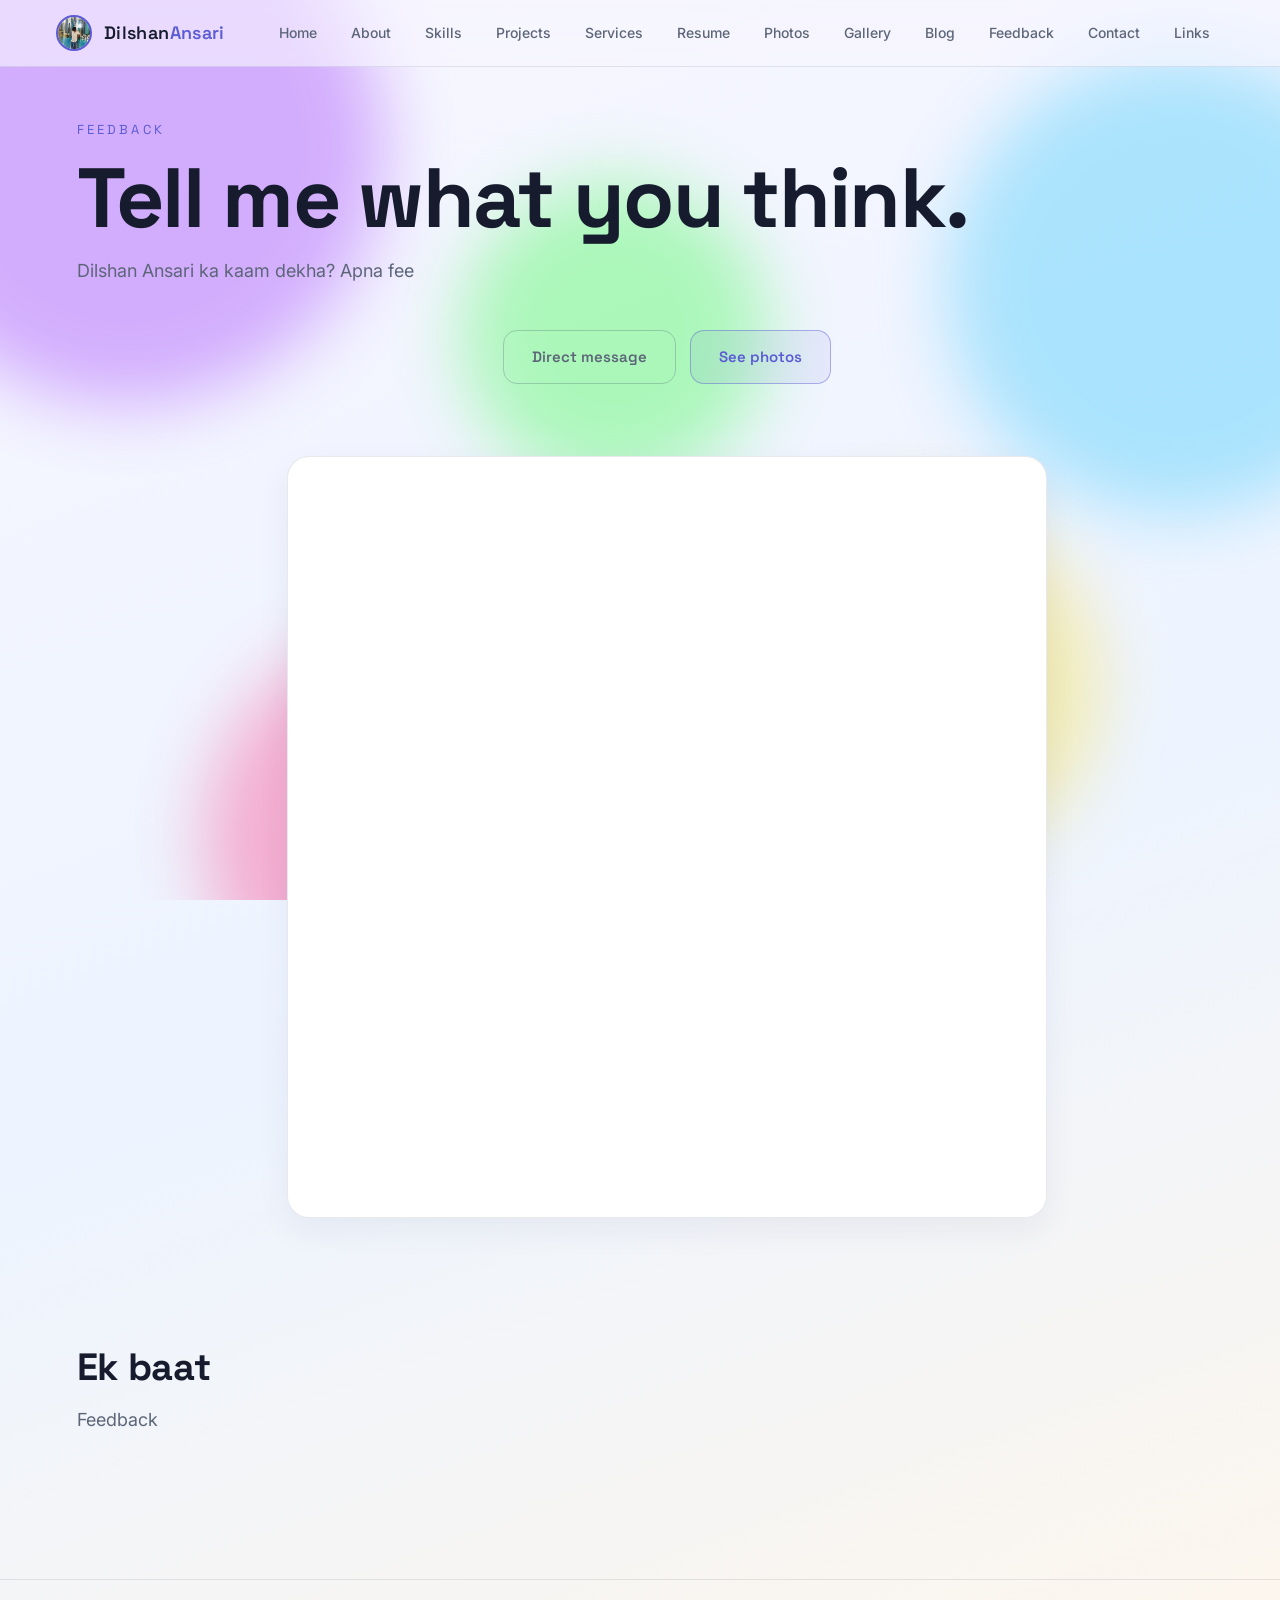
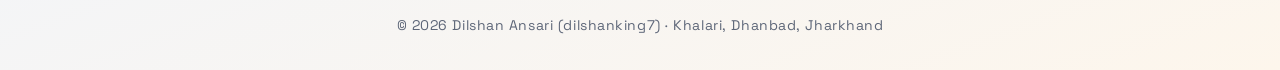
<file: feedback.html>
<!DOCTYPE html>
<html lang="en" class="no-js">
<head>
<meta charset="UTF-8">
<meta name="viewport" content="width=device-width, initial-scale=1.0">
<link rel="preconnect" href="https://fonts.googleapis.com">
<link rel="preconnect" href="https://fonts.gstatic.com" crossorigin>
<link rel="stylesheet" href="https://fonts.googleapis.com/css2?family=Space+Grotesk:wght@400;500;600;700&family=Inter:wght@300;400;500;600&display=swap">
<meta name="robots" content="index, follow, max-image-preview:large">
<link rel="canonical" href="https://dilshanking7.github.io/feedback.html">
<meta property="og:site_name" content="Dilshan Ansari">
<meta property="og:type" content="website">
<meta property="og:url" content="https://dilshanking7.github.io/feedback.html">
<meta property="og:title" content="Feedback — Dilshan Ansari">
<meta property="og:description" content="Leave feedback for Dilshan Ansari — web developer and AI automation engineer from Dhanbad, Jharkhand, India.">
<meta property="og:image" content="https://dilshanking7.github.io/assets/dp.jpg">
<title>Feedback — Dilshan Ansari</title>
<meta name="description" content="Leave feedback for Dilshan Ansari — full-stack web developer and AI automation engineer from Dhanbad, Jharkhand, India.">
<link rel="icon" href="logo.svg" type="image/svg+xml">
<link rel="stylesheet" href="assets/style.css">
<style>
  .form-wrap{max-width:760px;margin:0 auto;background:var(--panel);border:1px solid var(--panel-border);
    border-radius:22px;overflow:hidden;box-shadow:0 12px 34px rgba(28,38,78,.06)}
  .form-wrap iframe{width:100%;height:760px;border:0;display:block}
</style>
<script type="application/ld+json">
{
  "@context": "https://schema.org",
  "@graph": [
    {
      "@type": "Person",
      "name": "Dilshan Ansari",
      "alternateName": [
        "dilshanking7",
        "Dilshan Ansari web developer Dhanbad",
        "Dilshan Ansari developer",
        "Dilshan Ansari Dhanbad",
        "Dilshan Ansari Jharkhand",
        "Dilshan Ansari Khalari",
        "Dilshan web developer Jharkhand",
        "Dhanbad ka rehne wala Dilshan",
        "Khalari ka rehne wala Dilshan",
        "who is dilshanking7",
        "who is Dilshan Ansari",
        "full stack developer Dhanbad",
        "website banane wale Dhanbad",
        "web developer Khalari"
      ],
      "url": "https://dilshanking7.github.io/",
      "image": "https://dilshanking7.github.io/assets/dp.jpg",
      "birthPlace": {
        "@type": "Place",
        "name": "Ranchi, Jharkhand, India"
      },
      "address": {
        "@type": "PostalAddress",
        "addressLocality": "Khalari, Dhanbad",
        "addressRegion": "Jharkhand",
        "addressCountry": "IN"
      },
      "nationality": "Indian",
      "email": "indiasite13@gmail.com",
      "sameAs": [
        "https://github.com/dilshanking7",
        "https://www.linkedin.com/in/dilshanking7/",
        "https://www.facebook.com/profile.php?id=61596043923837",
        "https://www.instagram.com/the._unfiltered_mind/",
        "https://www.instagram.com/dilshan.islamicfacts/",
        "https://www.reddit.com/user/dilshanking7",
        "mailto:indiasite13@gmail.com"
      ],
      "jobTitle": "Full-Stack Web Developer & AI Automation Engineer",
      "worksFor": {
        "@type": "Organization",
        "name": "DC"
      },
      "description": "Dilshan Ansari is a full-stack web developer and AI automation engineer from Khalari, Dhanbad, Jharkhand, India. He builds websites, web apps and AI automation agents.",
      "disambiguatingDescription": "Dilshan Ansari, also known as dilshanking7, is a web developer and AI automation engineer from Dhanbad, Jharkhand, India.",
      "knowsAbout": [
        "Web development",
        "Full-stack development",
        "Python",
        "Django",
        "JavaScript",
        "Node.js",
        "MongoDB",
        "REST APIs",
        "WebRTC",
        "AI automation",
        "Instagram automation",
        "Database design",
        "Deployment",
        "Voice assistants"
      ],
      "significantLink": [
        "https://smart-janta.onrender.com/",
        "https://justyou.onrender.com/",
        "https://deen-e-islam.onrender.com/",
        "https://indiasite.vercel.app/"
      ]
    },
    {
      "@type": "WebSite",
      "name": "Dilshan Ansari",
      "url": "https://dilshanking7.github.io/",
      "description": "Websites and AI automation by Dilshan Ansari.",
      "author": {
        "@type": "Person",
        "name": "Dilshan Ansari"
      }
    }
  ]
}
</script>
</head>
<body>

<header class="nav">
  <a class="brand" href="index.html"><img src="assets/dp.jpg" class="brand-logo" alt="Dilshan Ansari"><span>Dilshan<span class="accent">Ansari</span></span></a>
  <nav class="nav-links" id="navLinks">
    <a href="index.html">Home</a><a href="about.html">About</a><a href="skills.html">Skills</a>
    <a href="projects.html">Projects</a><a href="services.html">Services</a><a href="resume.html">Resume</a><a href="photos.html">Photos</a><a href="gallery.html">Gallery</a><a href="blog.html">Blog</a><a href="feedback.html">Feedback</a><a href="contact.html">Contact</a><a href="links.html">Links</a>
  </nav>
  <button class="nav-toggle" id="navToggle" aria-label="Menu" aria-expanded="false" aria-controls="navLinks">
    <span></span><span></span><span></span>
  </button>
</header>

<main class="page"><div class="wrap">

  <p class="eyebrow will-type" data-text="Feedback"></p>
  <h1 class="will-type" data-text="Tell me what you think."></h1>
  <p class="lead will-type" data-text="Dilshan Ansari ka kaam dekha? Apna feedback do — kya laga, kya aur behtar ho sakta hai. Har feedback padha jata hai."></p>

  <div class="cta-mid fade">
    <a class="btn ghost" href="contact.html">Direct message</a>
    <a class="btn" href="photos.html">See photos</a>
  </div>

  <section class="section">
    <div class="form-wrap">
      <iframe src="https://docs.google.com/forms/d/1NeIlvp2QF3Yl5XBmnWDVUZIRpWtewZzwcdKOzWl893s/viewform?embedded=true" title="Feedback form — Dilshan Ansari" loading="lazy">Loading…</iframe>
    </div>
  </section>

  <section class="section">
    <h2 class="will-type" data-text="Ek baat dhyan rakho"></h2>
    <p class="lead will-type" data-text="Feedback seedha Dilshan ke Gmail (indiasite13@gmail.com) pe jata hai. Koi zyada personal jaankari mat bhejna — kaam aur feedback tak rakho."></p>
  </section>

</div></main>
<footer class="footer"><p>© <span class="year"></span> Dilshan Ansari (dilshanking7) · Khalari, Dhanbad, Jharkhand</p></footer>
<script src="assets/script.js"></script>
</body>
</html>
</file>
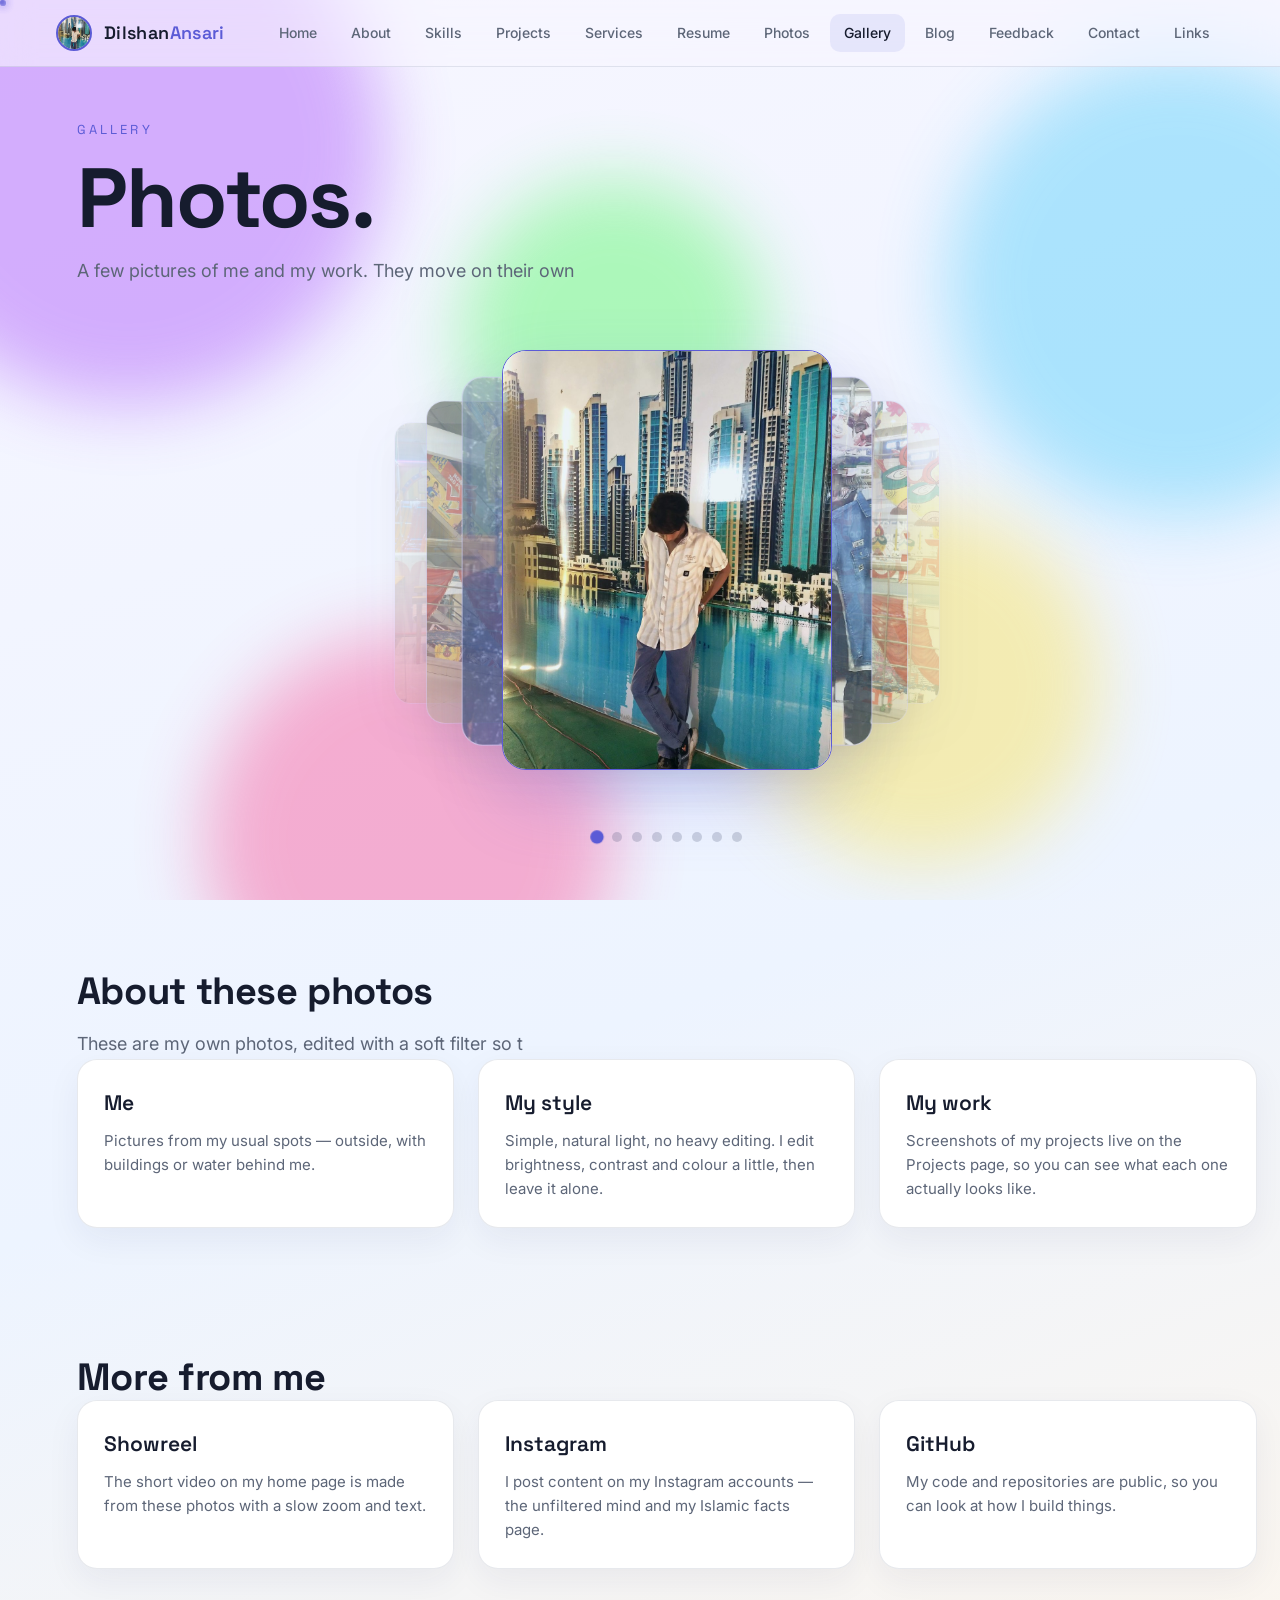
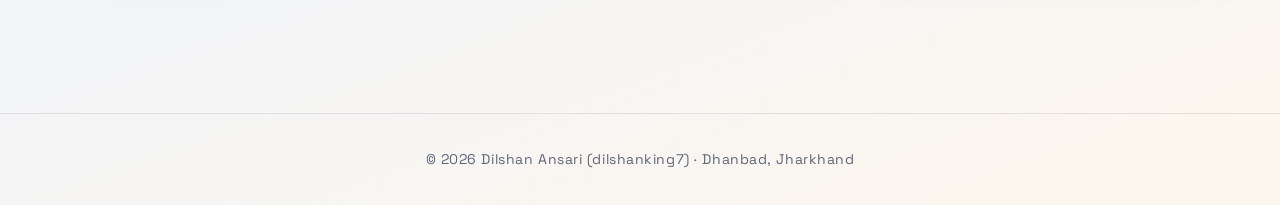
<file: gallery.html>
<!DOCTYPE html>
<html lang="en" class="no-js">
<head>
<meta charset="UTF-8">
<meta name="viewport" content="width=device-width, initial-scale=1.0">
<link rel="preconnect" href="https://fonts.googleapis.com">
<link rel="preconnect" href="https://fonts.gstatic.com" crossorigin>
<link rel="stylesheet" href="https://fonts.googleapis.com/css2?family=Space+Grotesk:wght@400;500;600;700&family=Inter:wght@300;400;500;600&display=swap">
<meta name="robots" content="index, follow, max-image-preview:large">
<link rel="canonical" href="https://dilshanking7.github.io/gallery.html">
<meta property="og:site_name" content="Dilshan Ansari">
<meta property="og:type" content="website">
<meta property="og:url" content="https://dilshanking7.github.io/gallery.html">
<meta property="og:title" content="Gallery — Dilshan Ansari">
<meta property="og:description" content="Photo gallery of Dilshan Ansari.">
<meta property="og:image" content="https://dilshanking7.github.io/assets/og.jpg">
<meta name="twitter:card" content="summary_large_image">
<meta name="twitter:title" content="Gallery — Dilshan Ansari">
<meta name="twitter:description" content="Photo gallery of Dilshan Ansari.">
<meta name="twitter:image" content="https://dilshanking7.github.io/assets/og.jpg">
<script type="application/ld+json">
{
  "@context": "https://schema.org",
  "@graph": [
    {
      "@type": "Person",
      "name": "Dilshan Ansari",
      "alternateName": [
        "dilshanking7",
        "Dilshan Ansari web developer Dhanbad",
        "Dilshan Ansari developer",
        "Dilshan Ansari Dhanbad",
        "Dilshan Ansari Jharkhand",
        "Dilshan Ansari Khalari",
        "Dilshan web developer Jharkhand",
        "Dhanbad ka rehne wala Dilshan",
        "Khalari ka rehne wala Dilshan",
        "who is dilshanking7",
        "who is Dilshan Ansari",
        "full stack developer Dhanbad",
        "website banane wale Dhanbad",
        "web developer Khalari"
      ],
      "url": "https://dilshanking7.github.io/",
      "image": "https://dilshanking7.github.io/assets/dp.jpg",
      "birthPlace": {
        "@type": "Place",
        "name": "Ranchi, Jharkhand, India"
      },
      "address": {
        "@type": "PostalAddress",
        "addressLocality": "Khalari, Dhanbad",
        "addressRegion": "Jharkhand",
        "addressCountry": "IN"
      },
      "nationality": "Indian",
      "email": "indiasite13@gmail.com",
      "sameAs": [
        "https://github.com/dilshanking7",
        "https://www.linkedin.com/in/dilshanking7/",
        "https://www.facebook.com/profile.php?id=61596043923837",
        "https://www.instagram.com/the._unfiltered_mind/",
        "https://www.instagram.com/dilshan.islamicfacts/",
        "https://www.reddit.com/user/dilshanking7",
        "mailto:indiasite13@gmail.com"
      ],
      "jobTitle": "Full-Stack Web Developer & AI Automation Engineer",
      "worksFor": {
        "@type": "Organization",
        "name": "DC"
      },
      "description": "Dilshan Ansari is a full-stack web developer and AI automation engineer from Khalari, Dhanbad, Jharkhand, India. He builds websites, web apps and AI automation agents.",
      "disambiguatingDescription": "Dilshan Ansari, also known as dilshanking7, is a web developer and AI automation engineer from Dhanbad, Jharkhand, India.",
      "knowsAbout": [
        "Web development",
        "Full-stack development",
        "Python",
        "Django",
        "JavaScript",
        "Node.js",
        "MongoDB",
        "REST APIs",
        "WebRTC",
        "AI automation",
        "Instagram automation",
        "Database design",
        "Deployment",
        "Voice assistants"
      ],
      "significantLink": [
        "https://smart-janta.onrender.com/",
        "https://justyou.onrender.com/",
        "https://deen-e-islam.onrender.com/",
        "https://indiasite.vercel.app/"
      ]
    },
    {
      "@type": "WebSite",
      "name": "Dilshan Ansari",
      "url": "https://dilshanking7.github.io/",
      "description": "Websites and AI automation by Dilshan Ansari.",
      "author": {
        "@type": "Person",
        "name": "Dilshan Ansari"
      }
    }
  ]
}
</script>
<title>Gallery — Dilshan Ansari</title>
<meta name="description" content="Photo gallery of Dilshan Ansari.">
<link rel="icon" href="logo.svg" type="image/svg+xml">
<link rel="stylesheet" href="assets/style.css">
</head>
<body>

<header class="nav">
  <a class="brand" href="index.html"><img src="assets/dp.jpg" class="brand-logo" alt="Dilshan Ansari"><span>Dilshan<span class="accent">Ansari</span></span></a>
  <nav class="nav-links" id="navLinks">
    <a href="index.html">Home</a><a href="about.html">About</a><a href="skills.html">Skills</a>
    <a href="projects.html">Projects</a><a href="services.html">Services</a><a href="resume.html">Resume</a><a href="photos.html">Photos</a><a href="gallery.html" class="active">Gallery</a><a href="blog.html">Blog</a><a href="feedback.html">Feedback</a><a href="contact.html">Contact</a><a href="links.html">Links</a>
  </nav>
  <button class="nav-toggle" id="navToggle" aria-label="Menu" aria-expanded="false" aria-controls="navLinks">
    <span></span><span></span><span></span>
  </button>
</header>

<main class="page"><div class="wrap">

  <p class="eyebrow will-type" data-text="Gallery"></p>
  <h1 class="will-type" data-text="Photos."></h1>
  <p class="lead will-type" data-text="A few pictures of me and my work. They move on their own — tap the stack to change the photo."></p>

  <section class="section">
    <div class="stack-wrap">
      <div class="stack" id="stack" data-imgs="assets/photos/filtered/photo1.jpg,assets/photos/filtered/photo2.jpg,assets/photos/filtered/photo3.jpg,assets/photos/filtered/photo4.jpg,assets/photos/filtered/photo5.jpg,assets/photos/filtered/photo6.jpg,assets/photos/filtered/photo7.jpg,assets/photos/filtered/photo8.jpg"></div>
      <div class="stack-dots" id="stackDots"></div>
    </div>
  </section>

  <section class="section">
    <h2 class="will-type" data-text="About these photos"></h2>
    <p class="lead will-type" data-text="These are my own photos, edited with a soft filter so they look calm and consistent on the site. I like clean, simple pictures — nothing too loud."></p>
    <div class="grid3">
      <div class="card fade"><h3>Me</h3><p>Pictures from my usual spots — outside, with buildings or water behind me.</p></div>
      <div class="card fade"><h3>My style</h3><p>Simple, natural light, no heavy editing. I edit brightness, contrast and colour a little, then leave it alone.</p></div>
      <div class="card fade"><h3>My work</h3><p>Screenshots of my projects live on the Projects page, so you can see what each one actually looks like.</p></div>
    </div>
  </section>

  <section class="section">
    <h2 class="will-type" data-text="More from me"></h2>
    <div class="grid3">
      <div class="card fade"><h3>Showreel</h3><p>The short video on my home page is made from these photos with a slow zoom and text.</p></div>
      <div class="card fade"><h3>Instagram</h3><p>I post content on my Instagram accounts — the unfiltered mind and my Islamic facts page.</p></div>
      <div class="card fade"><h3>GitHub</h3><p>My code and repositories are public, so you can look at how I build things.</p></div>
    </div>
  </section>

</div></main>
<footer class="footer"><p>© <span class="year"></span> Dilshan Ansari (dilshanking7) · Dhanbad, Jharkhand</p></footer>
<script src="assets/script.js"></script>
</body>
</html>
</file>
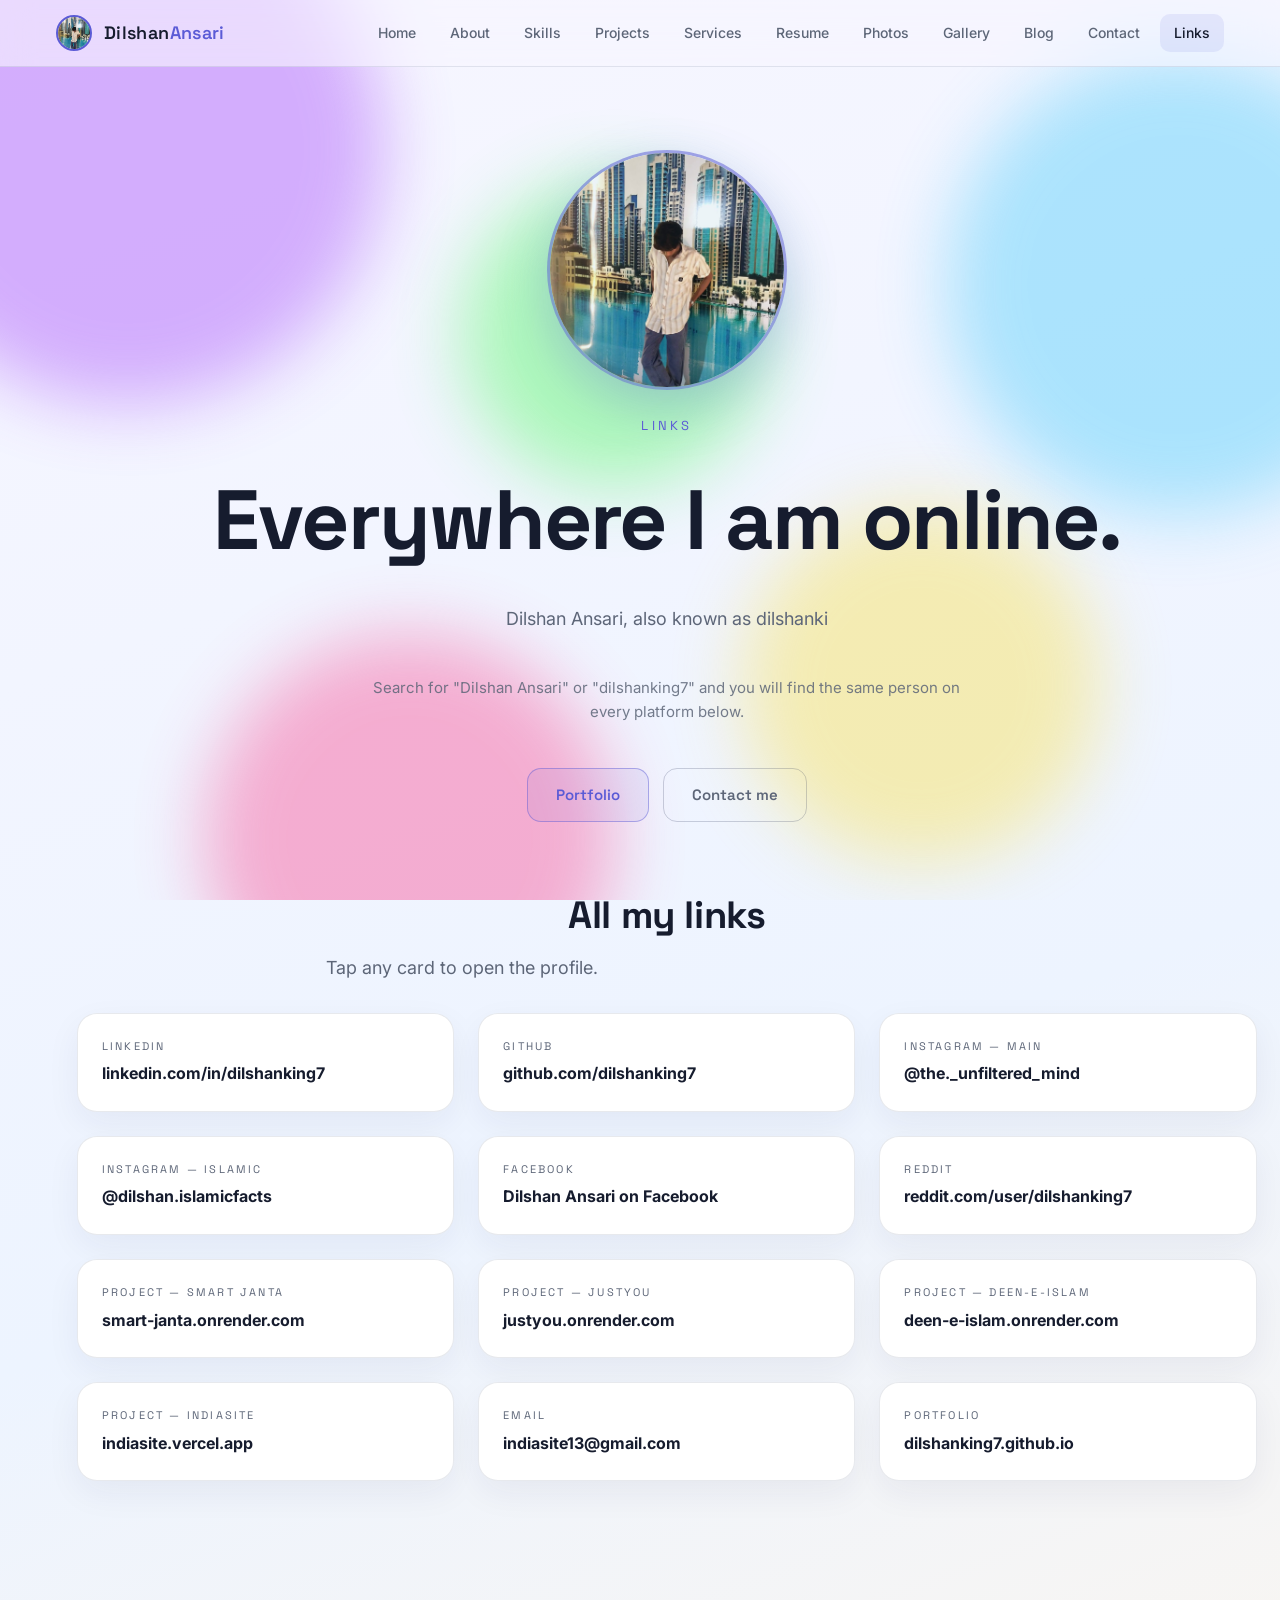
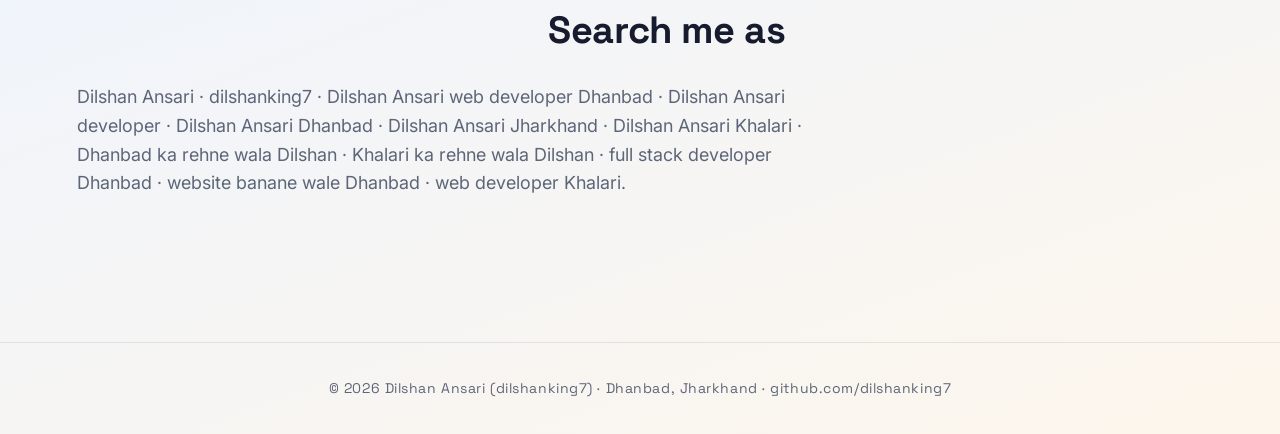
<file: links.html>
<!DOCTYPE html>
<html lang="en" class="no-js">
<head>
<meta charset="UTF-8">
<meta name="viewport" content="width=device-width, initial-scale=1.0">
<link rel="preconnect" href="https://fonts.googleapis.com">
<link rel="preconnect" href="https://fonts.gstatic.com" crossorigin>
<link rel="stylesheet" href="https://fonts.googleapis.com/css2?family=Space+Grotesk:wght@400;500;600;700&family=Inter:wght@300;400;500;600&display=swap">
<meta name="robots" content="index, follow, max-image-preview:large">
<link rel="canonical" href="https://dilshanking7.github.io/links.html">
<meta property="og:site_name" content="Dilshan Ansari">
<meta property="og:type" content="website">
<meta property="og:url" content="https://dilshanking7.github.io/links.html">
<meta property="og:title" content="Dilshan Ansari (dilshanking7) — Links">
<meta property="og:description" content="All links for Dilshan Ansari (dilshanking7) — portfolio, GitHub, LinkedIn, Instagram, Facebook, Reddit and email.">
<meta property="og:image" content="https://dilshanking7.github.io/assets/og.jpg">
<meta name="twitter:card" content="summary_large_image">
<meta name="twitter:title" content="Dilshan Ansari (dilshanking7) — Links">
<meta name="twitter:description" content="All links for Dilshan Ansari (dilshanking7) — portfolio, GitHub, LinkedIn, Instagram, Facebook, Reddit and email.">
<meta name="twitter:image" content="https://dilshanking7.github.io/assets/og.jpg">
<script type="application/ld+json">
{
  "@context": "https://schema.org",
  "@graph": [
    {
      "@type": "Person",
      "name": "Dilshan Ansari",
      "alternateName": [
        "dilshanking7",
        "Dilshan Ansari web developer Dhanbad",
        "Dilshan Ansari developer",
        "Dilshan Ansari Dhanbad",
        "Dilshan Ansari Jharkhand",
        "Dilshan Ansari Khalari",
        "Dilshan web developer Jharkhand",
        "Dhanbad ka rehne wala Dilshan",
        "Khalari ka rehne wala Dilshan",
        "who is dilshanking7",
        "who is Dilshan Ansari",
        "full stack developer Dhanbad",
        "website banane wale Dhanbad",
        "web developer Khalari"
      ],
      "url": "https://dilshanking7.github.io/",
      "image": "https://dilshanking7.github.io/assets/dp.jpg",
      "birthPlace": {
        "@type": "Place",
        "name": "Ranchi, Jharkhand, India"
      },
      "address": {
        "@type": "PostalAddress",
        "addressLocality": "Khalari, Dhanbad",
        "addressRegion": "Jharkhand",
        "addressCountry": "IN"
      },
      "nationality": "Indian",
      "email": "indiasite13@gmail.com",
      "sameAs": [
        "https://github.com/dilshanking7",
        "https://www.linkedin.com/in/dilshanking7/",
        "https://www.facebook.com/profile.php?id=61596043923837",
        "https://www.instagram.com/the._unfiltered_mind/",
        "https://www.instagram.com/dilshan.islamicfacts/",
        "https://www.reddit.com/user/dilshanking7",
        "mailto:indiasite13@gmail.com"
      ],
      "jobTitle": "Full-Stack Web Developer & AI Automation Engineer",
      "worksFor": {
        "@type": "Organization",
        "name": "DC"
      },
      "description": "Dilshan Ansari is a full-stack web developer and AI automation engineer from Khalari, Dhanbad, Jharkhand, India. He builds websites, web apps and AI automation agents.",
      "disambiguatingDescription": "Dilshan Ansari, also known as dilshanking7, is a web developer and AI automation engineer from Dhanbad, Jharkhand, India.",
      "knowsAbout": [
        "Web development",
        "Full-stack development",
        "Python",
        "Django",
        "JavaScript",
        "Node.js",
        "MongoDB",
        "REST APIs",
        "WebRTC",
        "AI automation",
        "Instagram automation",
        "Database design",
        "Deployment",
        "Voice assistants"
      ],
      "significantLink": [
        "https://smart-janta.onrender.com/",
        "https://justyou.onrender.com/",
        "https://deen-e-islam.onrender.com/",
        "https://indiasite.vercel.app/"
      ]
    },
    {
      "@type": "WebSite",
      "name": "Dilshan Ansari",
      "url": "https://dilshanking7.github.io/",
      "description": "Websites and AI automation by Dilshan Ansari.",
      "author": {
        "@type": "Person",
        "name": "Dilshan Ansari"
      }
    }
  ]
}
</script>
<title>Dilshan Ansari (dilshanking7) — Links</title>
<meta name="description" content="All links for Dilshan Ansari (dilshanking7) — portfolio, GitHub, LinkedIn, Instagram, Facebook, Reddit and email.">
<meta name="keywords" content="Dilshan Ansari, dilshanking7, links, GitHub, LinkedIn, Instagram, Facebook, Reddit, web developer Dhanbad">
<meta name="author" content="Dilshan Ansari">
<link rel="icon" href="logo.svg" type="image/svg+xml">
<link rel="stylesheet" href="assets/style.css">
</head>
<body>

<header class="nav">
  <a class="brand" href="index.html"><img src="assets/dp.jpg" class="brand-logo" alt="Dilshan Ansari"><span>Dilshan<span class="accent">Ansari</span></span></a>
  <nav class="nav-links" id="navLinks">
    <a href="index.html">Home</a>
    <a href="about.html">About</a>
    <a href="skills.html">Skills</a>
    <a href="projects.html">Projects</a>
    <a href="services.html">Services</a>
    <a href="resume.html">Resume</a>
    <a href="photos.html">Photos</a>
    <a href="gallery.html">Gallery</a>
    <a href="blog.html">Blog</a>
    <a href="contact.html">Contact</a>
    <a href="links.html" class="active">Links</a>
  </nav>
  <button class="nav-toggle" id="navToggle" aria-label="Menu" aria-expanded="false" aria-controls="navLinks">
    <span></span><span></span><span></span>
  </button>
</header>

<main class="page">
  <div class="wrap">

    <section class="hero">
      <div class="dp fade"><img src="assets/dp.jpg" alt="Dilshan Ansari"></div>
      <p class="eyebrow will-type" data-text="Links"></p>
      <h1 class="will-type" data-text="Everywhere I am online."></h1>
      <p class="lead will-type" data-text="Dilshan Ansari, also known as dilshanking7. One person, every profile."></p>
      <p class="lead" style="font-size:15px;opacity:.85">Search for "Dilshan Ansari" or "dilshanking7" and you will find the same person on every platform below.</p>
    </section>

    <div class="cta-mid fade">
      <a class="btn" href="index.html">Portfolio</a>
      <a class="btn ghost" href="contact.html">Contact me</a>
    </div>

    <section class="section">
      <div class="section-head">
        <h2 class="will-type" data-text="All my links"></h2>
        <p class="lead will-type" data-text="Tap any card to open the profile."></p>
      </div>
      <div class="grid3">
        <a class="contact-card" href="https://www.linkedin.com/in/dilshanking7/" target="_blank" rel="noopener"><span class="contact-label">LinkedIn</span><strong>linkedin.com/in/dilshanking7</strong></a>
        <a class="contact-card" href="https://github.com/dilshanking7" target="_blank" rel="noopener"><span class="contact-label">GitHub</span><strong>github.com/dilshanking7</strong></a>
        <a class="contact-card" href="https://www.instagram.com/the._unfiltered_mind/" target="_blank" rel="noopener"><span class="contact-label">Instagram — main</span><strong>@the._unfiltered_mind</strong></a>
        <a class="contact-card" href="https://www.instagram.com/dilshan.islamicfacts/" target="_blank" rel="noopener"><span class="contact-label">Instagram — Islamic</span><strong>@dilshan.islamicfacts</strong></a>
        <a class="contact-card" href="https://www.facebook.com/profile.php?id=61596043923837" target="_blank" rel="noopener"><span class="contact-label">Facebook</span><strong>Dilshan Ansari on Facebook</strong></a>
        <a class="contact-card" href="https://www.reddit.com/user/dilshanking7" target="_blank" rel="noopener"><span class="contact-label">Reddit</span><strong>reddit.com/user/dilshanking7</strong></a>
        <a class="contact-card" href="https://smart-janta.onrender.com/" target="_blank" rel="noopener"><span class="contact-label">Project — Smart Janta</span><strong>smart-janta.onrender.com</strong></a>
        <a class="contact-card" href="https://justyou.onrender.com/" target="_blank" rel="noopener"><span class="contact-label">Project — JustYou</span><strong>justyou.onrender.com</strong></a>
        <a class="contact-card" href="https://deen-e-islam.onrender.com/" target="_blank" rel="noopener"><span class="contact-label">Project — Deen-e-Islam</span><strong>deen-e-islam.onrender.com</strong></a>
        <a class="contact-card" href="https://indiasite.vercel.app/" target="_blank" rel="noopener"><span class="contact-label">Project — IndiaSite</span><strong>indiasite.vercel.app</strong></a>
        <a class="contact-card" href="mailto:indiasite13@gmail.com"><span class="contact-label">Email</span><strong>indiasite13@gmail.com</strong></a>
        <a class="contact-card" href="https://dilshanking7.github.io/"><span class="contact-label">Portfolio</span><strong>dilshanking7.github.io</strong></a>
      </div>
    </section>

    <section class="section">
      <div class="section-head">
        <h2 class="will-type" data-text="Search me as"></h2>
      </div>
      <p class="lead">Dilshan Ansari · dilshanking7 · Dilshan Ansari web developer Dhanbad · Dilshan Ansari developer · Dilshan Ansari Dhanbad · Dilshan Ansari Jharkhand · Dilshan Ansari Khalari · Dhanbad ka rehne wala Dilshan · Khalari ka rehne wala Dilshan · full stack developer Dhanbad · website banane wale Dhanbad · web developer Khalari.</p>
    </section>

  </div>
</main>

<footer class="footer">
  <p>© <span class="year"></span> Dilshan Ansari (dilshanking7) · Dhanbad, Jharkhand · github.com/dilshanking7</p>
</footer>

<script src="assets/script.js"></script>
</body>
</html>
</file>
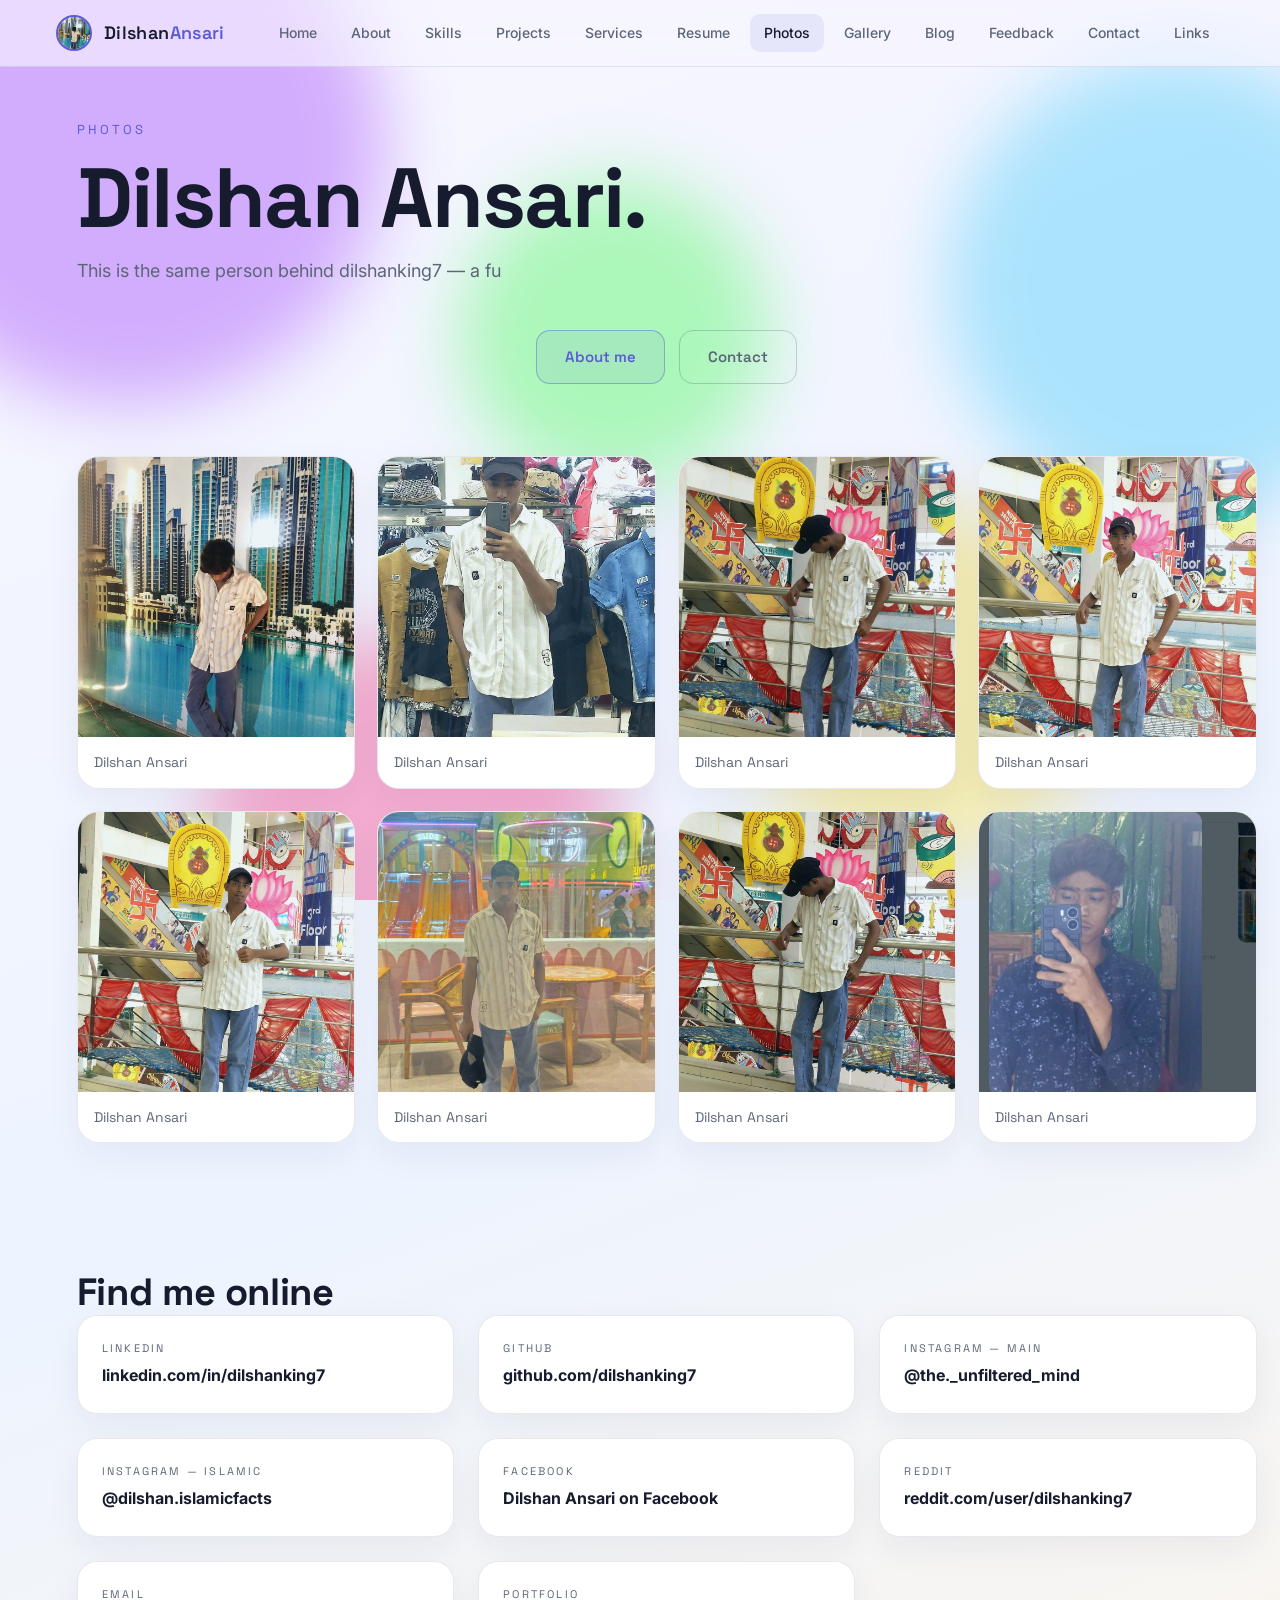
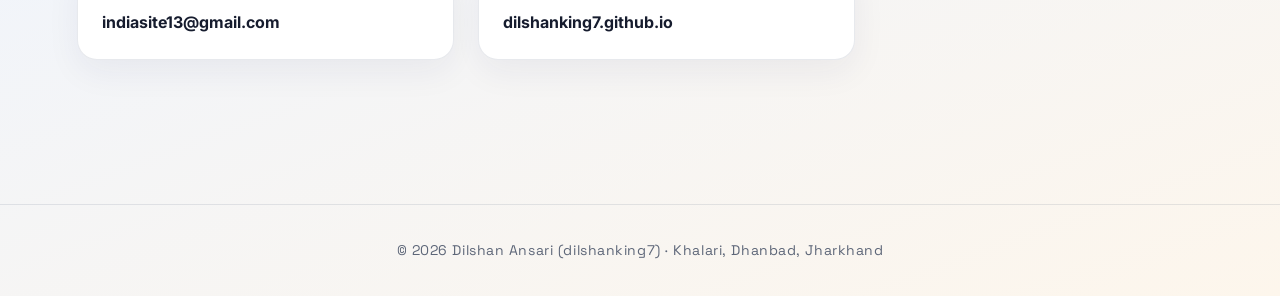
<file: photos.html>
<!DOCTYPE html>
<html lang="en" class="no-js">
<head>
<meta charset="UTF-8">
<meta name="viewport" content="width=device-width, initial-scale=1.0">
<link rel="preconnect" href="https://fonts.googleapis.com">
<link rel="preconnect" href="https://fonts.gstatic.com" crossorigin>
<link rel="stylesheet" href="https://fonts.googleapis.com/css2?family=Space+Grotesk:wght@400;500;600;700&family=Inter:wght@300;400;500;600&display=swap">
<meta name="robots" content="index, follow, max-image-preview:large">
<link rel="canonical" href="https://dilshanking7.github.io/photos.html">
<meta property="og:site_name" content="Dilshan Ansari">
<meta property="og:type" content="website">
<meta property="og:url" content="https://dilshanking7.github.io/photos.html">
<meta property="og:title" content="Photos — Dilshan Ansari">
<meta property="og:description" content="Photos of Dilshan Ansari — web developer and AI automation engineer from Dhanbad, Jharkhand, India.">
<meta property="og:image" content="https://dilshanking7.github.io/assets/dp.jpg">
<meta name="twitter:card" content="summary_large_image">
<meta name="twitter:title" content="Photos — Dilshan Ansari">
<meta name="twitter:description" content="Photos of Dilshan Ansari — web developer and AI automation engineer from Dhanbad, Jharkhand, India.">
<meta name="twitter:image" content="https://dilshanking7.github.io/assets/dp.jpg">
<title>Photos of Dilshan Ansari (dilshanking7)</title>
<meta name="description" content="Photos of Dilshan Ansari — full-stack web developer and AI automation engineer from Khalari, Dhanbad, Jharkhand, India.">
<link rel="icon" href="logo.svg" type="image/svg+xml">
<link rel="stylesheet" href="assets/style.css">
<style>
  .ph-grid{display:grid;grid-template-columns:repeat(auto-fit,minmax(240px,1fr));gap:22px}
  .ph{background:var(--panel);border:1px solid var(--panel-border);border-radius:22px;overflow:hidden;
      box-shadow:0 12px 34px rgba(28,38,78,.06);transition:transform .3s ease,box-shadow .3s ease}
  .ph:hover{transform:translateY(-6px);box-shadow:0 24px 60px rgba(28,38,78,.14)}
  .ph img{width:100%;height:280px;object-fit:cover;display:block}
  .ph .cap{padding:14px 16px;font-family:var(--display);font-size:14px;color:var(--muted)}
</style>
<script type="application/ld+json">
{
  "@context": "https://schema.org",
  "@graph": [
    {
      "@type": "Person",
      "name": "Dilshan Ansari",
      "alternateName": [
        "dilshanking7",
        "Dilshan Ansari web developer Dhanbad",
        "Dilshan Ansari developer",
        "Dilshan Ansari Dhanbad",
        "Dilshan Ansari Jharkhand",
        "Dilshan Ansari Khalari",
        "Dilshan web developer Jharkhand",
        "Dhanbad ka rehne wala Dilshan",
        "Khalari ka rehne wala Dilshan",
        "who is dilshanking7",
        "who is Dilshan Ansari",
        "full stack developer Dhanbad",
        "website banane wale Dhanbad",
        "web developer Khalari"
      ],
      "url": "https://dilshanking7.github.io/",
      "image": "https://dilshanking7.github.io/assets/dp.jpg",
      "birthPlace": {
        "@type": "Place",
        "name": "Ranchi, Jharkhand, India"
      },
      "address": {
        "@type": "PostalAddress",
        "addressLocality": "Khalari, Dhanbad",
        "addressRegion": "Jharkhand",
        "addressCountry": "IN"
      },
      "nationality": "Indian",
      "email": "indiasite13@gmail.com",
      "sameAs": [
        "https://github.com/dilshanking7",
        "https://www.linkedin.com/in/dilshanking7/",
        "https://www.facebook.com/profile.php?id=61596043923837",
        "https://www.instagram.com/the._unfiltered_mind/",
        "https://www.instagram.com/dilshan.islamicfacts/",
        "https://www.reddit.com/user/dilshanking7",
        "mailto:indiasite13@gmail.com"
      ],
      "jobTitle": "Full-Stack Web Developer & AI Automation Engineer",
      "worksFor": {
        "@type": "Organization",
        "name": "DC"
      },
      "description": "Dilshan Ansari is a full-stack web developer and AI automation engineer from Khalari, Dhanbad, Jharkhand, India. He builds websites, web apps and AI automation agents.",
      "disambiguatingDescription": "Dilshan Ansari, also known as dilshanking7, is a web developer and AI automation engineer from Dhanbad, Jharkhand, India.",
      "knowsAbout": [
        "Web development",
        "Full-stack development",
        "Python",
        "Django",
        "JavaScript",
        "Node.js",
        "MongoDB",
        "REST APIs",
        "WebRTC",
        "AI automation",
        "Instagram automation",
        "Database design",
        "Deployment",
        "Voice assistants"
      ],
      "significantLink": [
        "https://smart-janta.onrender.com/",
        "https://justyou.onrender.com/",
        "https://deen-e-islam.onrender.com/",
        "https://indiasite.vercel.app/"
      ]
    },
    {
      "@type": "WebSite",
      "name": "Dilshan Ansari",
      "url": "https://dilshanking7.github.io/",
      "description": "Websites and AI automation by Dilshan Ansari.",
      "author": {
        "@type": "Person",
        "name": "Dilshan Ansari"
      }
    }
  ]
}
</script>
</head>
<body>

<header class="nav">
  <a class="brand" href="index.html"><img src="assets/dp.jpg" class="brand-logo" alt="Dilshan Ansari"><span>Dilshan<span class="accent">Ansari</span></span></a>
  <nav class="nav-links" id="navLinks">
    <a href="index.html">Home</a><a href="about.html">About</a><a href="skills.html">Skills</a>
    <a href="projects.html">Projects</a><a href="services.html">Services</a><a href="resume.html">Resume</a><a href="photos.html" class="active">Photos</a><a href="gallery.html">Gallery</a><a href="blog.html">Blog</a><a href="feedback.html">Feedback</a><a href="contact.html">Contact</a><a href="links.html">Links</a>
  </nav>
  <button class="nav-toggle" id="navToggle" aria-label="Menu" aria-expanded="false" aria-controls="navLinks">
    <span></span><span></span><span></span>
  </button>
</header>

<main class="page"><div class="wrap">

  <p class="eyebrow will-type" data-text="Photos"></p>
  <h1 class="will-type" data-text="Dilshan Ansari."></h1>
  <p class="lead will-type" data-text="This is the same person behind dilshanking7 — a full-stack web developer and AI automation engineer from Khalari, Dhanbad, Jharkhand, India."></p>

  <div class="cta-mid fade">
    <a class="btn" href="about.html">About me</a>
    <a class="btn ghost" href="contact.html">Contact</a>
  </div>

  <section class="section">
    <div class="ph-grid">
      <div class="ph fade"><img src="assets/photos/filtered/photo1.jpg" alt="Dilshan Ansari — web developer from Dhanbad, Jharkhand, India"><div class="cap">Dilshan Ansari</div></div>
      <div class="ph fade"><img src="assets/photos/filtered/photo2.jpg" alt="Dilshan Ansari — full stack developer and AI automation engineer"><div class="cap">Dilshan Ansari</div></div>
      <div class="ph fade"><img src="assets/photos/filtered/photo3.jpg" alt="Dilshan Ansari — developer from Khalari, Dhanbad"><div class="cap">Dilshan Ansari</div></div>
      <div class="ph fade"><img src="assets/photos/filtered/photo4.jpg" alt="Dilshan Ansari — website developer in Dhanbad, Jharkhand"><div class="cap">Dilshan Ansari</div></div>
      <div class="ph fade"><img src="assets/photos/filtered/photo5.jpg" alt="Dilshan Ansari — web developer and AI automation engineer"><div class="cap">Dilshan Ansari</div></div>
      <div class="ph fade"><img src="assets/photos/filtered/photo6.jpg" alt="Dilshan Ansari — AI automation engineer, Dhanbad"><div class="cap">Dilshan Ansari</div></div>
      <div class="ph fade"><img src="assets/photos/filtered/photo7.jpg" alt="Dilshan Ansari — web developer and builder from Jharkhand"><div class="cap">Dilshan Ansari</div></div>
      <div class="ph fade"><img src="assets/photos/filtered/photo8.jpg" alt="Dilshan Ansari — freelance web developer Dhanbad"><div class="cap">Dilshan Ansari</div></div>
    </div>
  </section>

  <section class="section">
    <h2 class="will-type" data-text="Find me online"></h2>
    <div class="grid3">
      <a class="contact-card" href="https://www.linkedin.com/in/dilshanking7/" target="_blank" rel="noopener"><span class="contact-label">LinkedIn</span><strong>linkedin.com/in/dilshanking7</strong></a>
      <a class="contact-card" href="https://github.com/dilshanking7" target="_blank" rel="noopener"><span class="contact-label">GitHub</span><strong>github.com/dilshanking7</strong></a>
      <a class="contact-card" href="https://www.instagram.com/the._unfiltered_mind/" target="_blank" rel="noopener"><span class="contact-label">Instagram — main</span><strong>@the._unfiltered_mind</strong></a>
      <a class="contact-card" href="https://www.instagram.com/dilshan.islamicfacts/" target="_blank" rel="noopener"><span class="contact-label">Instagram — Islamic</span><strong>@dilshan.islamicfacts</strong></a>
      <a class="contact-card" href="https://www.facebook.com/profile.php?id=61596043923837" target="_blank" rel="noopener"><span class="contact-label">Facebook</span><strong>Dilshan Ansari on Facebook</strong></a>
      <a class="contact-card" href="https://www.reddit.com/user/dilshanking7" target="_blank" rel="noopener"><span class="contact-label">Reddit</span><strong>reddit.com/user/dilshanking7</strong></a>
      <a class="contact-card" href="mailto:indiasite13@gmail.com"><span class="contact-label">Email</span><strong>indiasite13@gmail.com</strong></a>
      <a class="contact-card" href="https://dilshanking7.github.io/"><span class="contact-label">Portfolio</span><strong>dilshanking7.github.io</strong></a>
    </div>
  </section>

</div></main>
<footer class="footer"><p>© <span class="year"></span> Dilshan Ansari (dilshanking7) · Khalari, Dhanbad, Jharkhand</p></footer>
<script src="assets/script.js"></script>
</body>
</html>
</file>
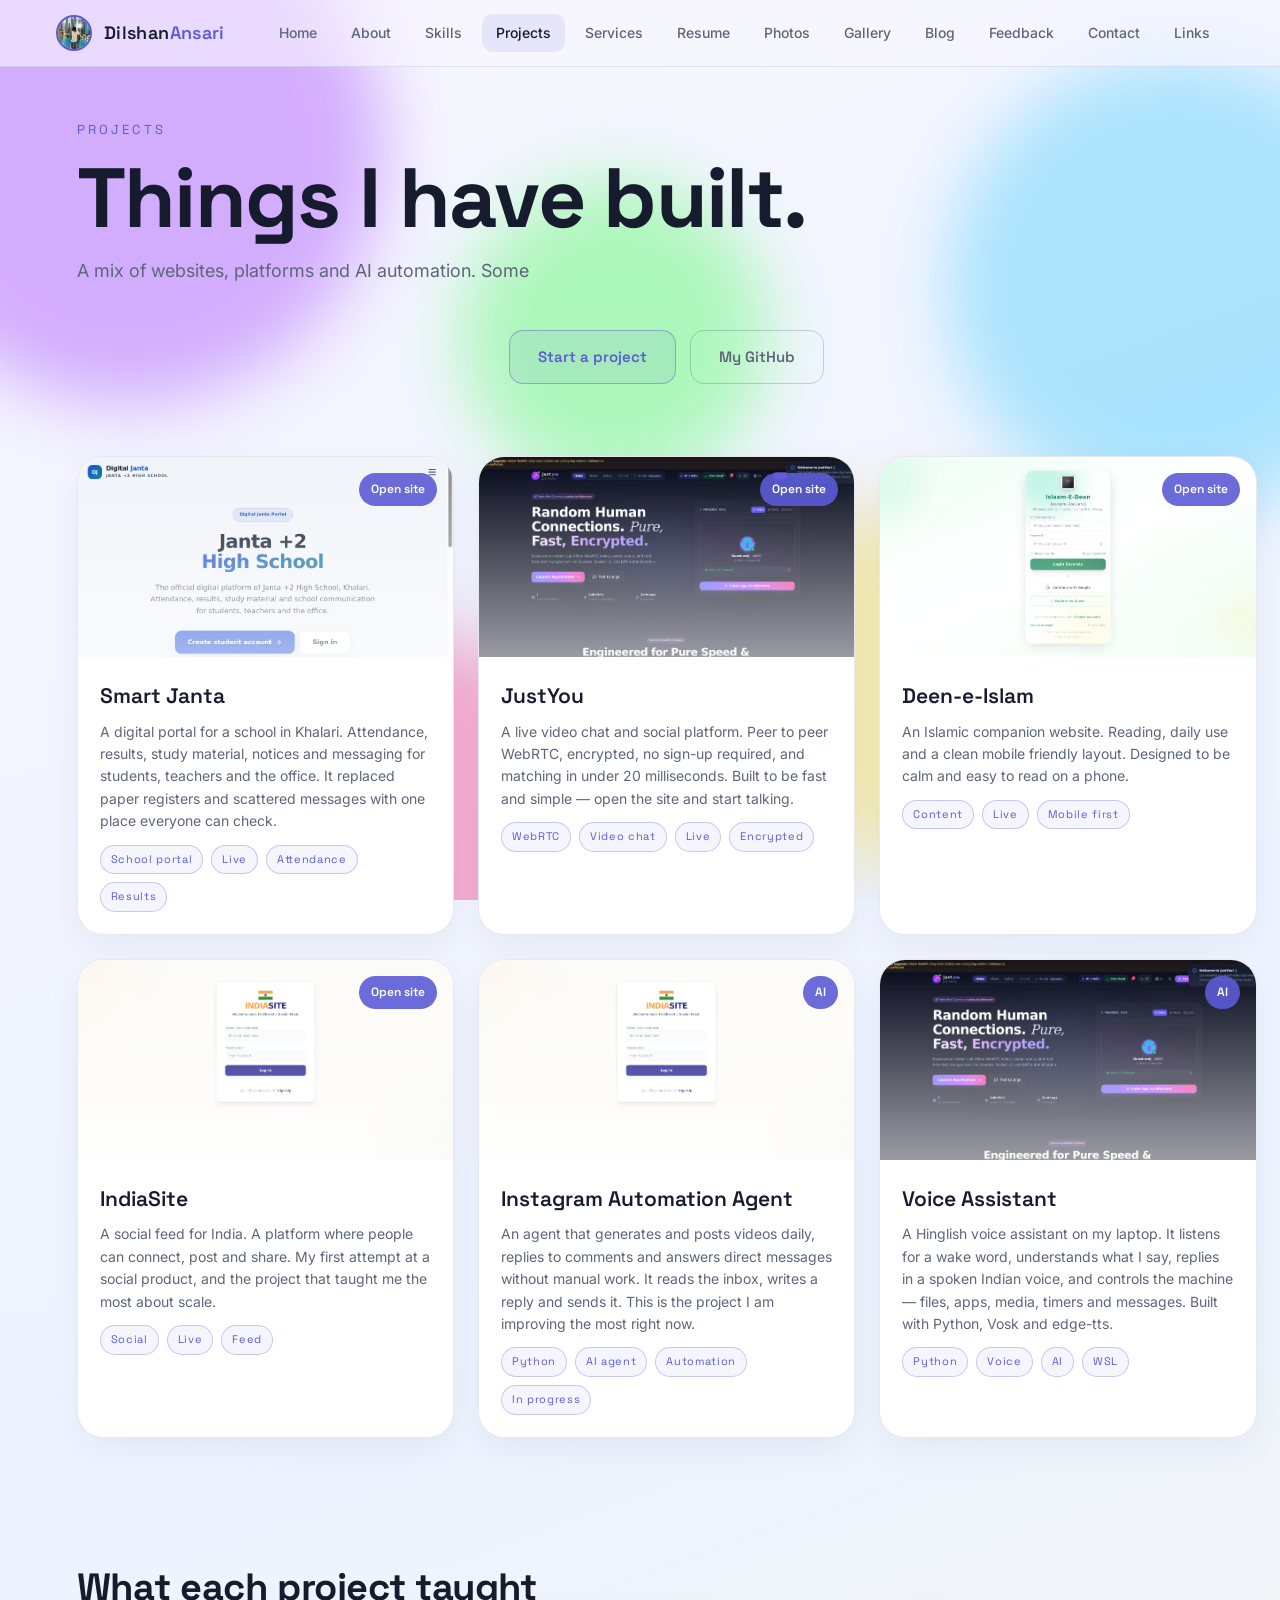
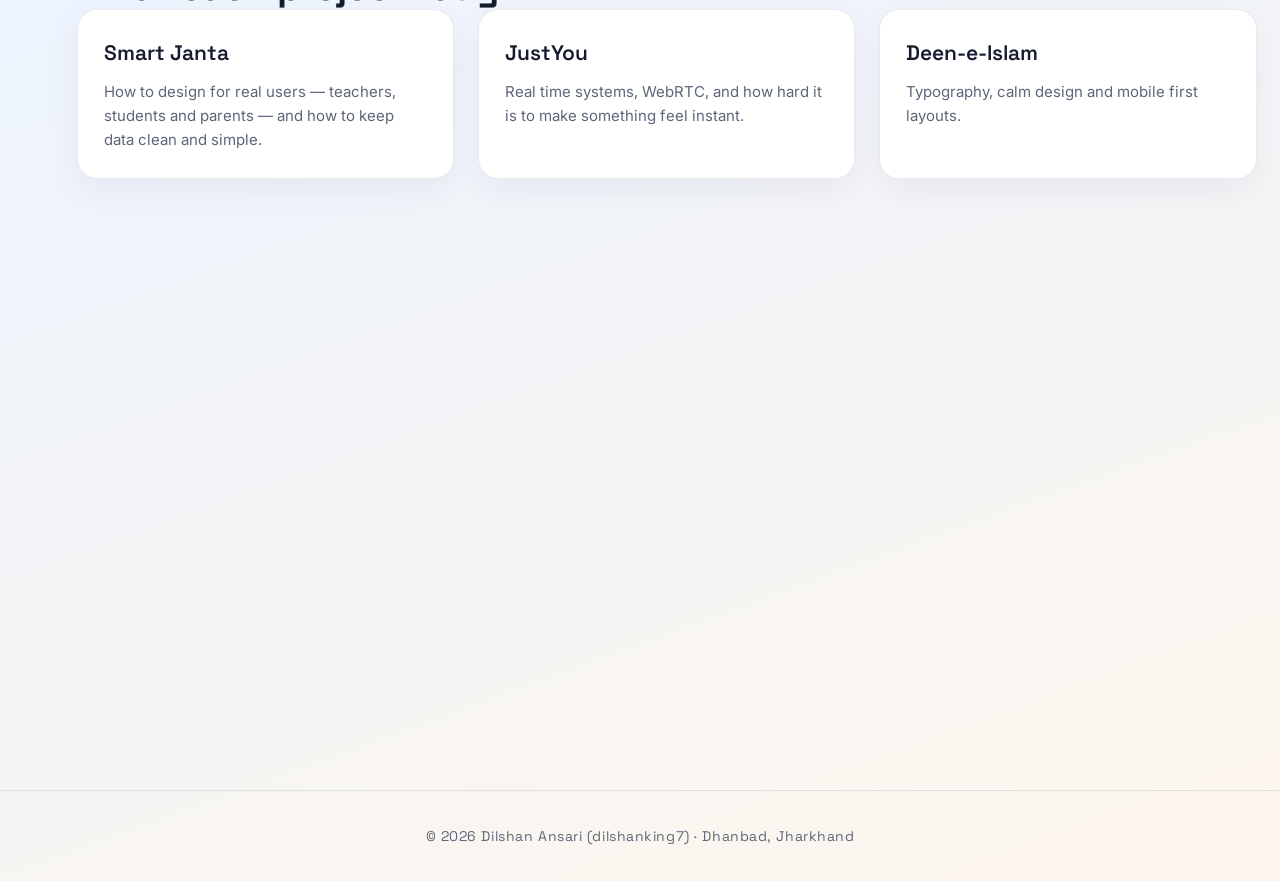
<file: projects.html>
<!DOCTYPE html>
<html lang="en" class="no-js">
<head>
<meta charset="UTF-8">
<meta name="viewport" content="width=device-width, initial-scale=1.0">
<link rel="preconnect" href="https://fonts.googleapis.com">
<link rel="preconnect" href="https://fonts.gstatic.com" crossorigin>
<link rel="stylesheet" href="https://fonts.googleapis.com/css2?family=Space+Grotesk:wght@400;500;600;700&family=Inter:wght@300;400;500;600&display=swap">
<meta name="robots" content="index, follow, max-image-preview:large">
<link rel="canonical" href="https://dilshanking7.github.io/projects.html">
<meta property="og:site_name" content="Dilshan Ansari">
<meta property="og:type" content="website">
<meta property="og:url" content="https://dilshanking7.github.io/projects.html">
<meta property="og:title" content="Projects — Dilshan Ansari">
<meta property="og:description" content="Projects by Dilshan Ansari — Smart Janta, JustYou, Deen-e-Islam, IndiaSite, Instagram agent and voice assistant.">
<meta property="og:image" content="https://dilshanking7.github.io/assets/og.jpg">
<meta name="twitter:card" content="summary_large_image">
<meta name="twitter:title" content="Projects — Dilshan Ansari">
<meta name="twitter:description" content="Projects by Dilshan Ansari — Smart Janta, JustYou, Deen-e-Islam, IndiaSite, Instagram agent and voice assistant.">
<meta name="twitter:image" content="https://dilshanking7.github.io/assets/og.jpg">
<script type="application/ld+json">
{
  "@context": "https://schema.org",
  "@graph": [
    {
      "@type": "Person",
      "name": "Dilshan Ansari",
      "alternateName": [
        "dilshanking7",
        "Dilshan Ansari web developer Dhanbad",
        "Dilshan Ansari developer",
        "Dilshan Ansari Dhanbad",
        "Dilshan Ansari Jharkhand",
        "Dilshan Ansari Khalari",
        "Dilshan web developer Jharkhand",
        "Dhanbad ka rehne wala Dilshan",
        "Khalari ka rehne wala Dilshan",
        "who is dilshanking7",
        "who is Dilshan Ansari",
        "full stack developer Dhanbad",
        "website banane wale Dhanbad",
        "web developer Khalari"
      ],
      "url": "https://dilshanking7.github.io/",
      "image": "https://dilshanking7.github.io/assets/dp.jpg",
      "birthPlace": {
        "@type": "Place",
        "name": "Ranchi, Jharkhand, India"
      },
      "address": {
        "@type": "PostalAddress",
        "addressLocality": "Khalari, Dhanbad",
        "addressRegion": "Jharkhand",
        "addressCountry": "IN"
      },
      "nationality": "Indian",
      "email": "indiasite13@gmail.com",
      "sameAs": [
        "https://github.com/dilshanking7",
        "https://www.linkedin.com/in/dilshanking7/",
        "https://www.facebook.com/profile.php?id=61596043923837",
        "https://www.instagram.com/the._unfiltered_mind/",
        "https://www.instagram.com/dilshan.islamicfacts/",
        "https://www.reddit.com/user/dilshanking7",
        "mailto:indiasite13@gmail.com"
      ],
      "jobTitle": "Full-Stack Web Developer & AI Automation Engineer",
      "worksFor": {
        "@type": "Organization",
        "name": "DC"
      },
      "description": "Dilshan Ansari is a full-stack web developer and AI automation engineer from Khalari, Dhanbad, Jharkhand, India. He builds websites, web apps and AI automation agents.",
      "disambiguatingDescription": "Dilshan Ansari, also known as dilshanking7, is a web developer and AI automation engineer from Dhanbad, Jharkhand, India.",
      "knowsAbout": [
        "Web development",
        "Full-stack development",
        "Python",
        "Django",
        "JavaScript",
        "Node.js",
        "MongoDB",
        "REST APIs",
        "WebRTC",
        "AI automation",
        "Instagram automation",
        "Database design",
        "Deployment",
        "Voice assistants"
      ],
      "significantLink": [
        "https://smart-janta.onrender.com/",
        "https://justyou.onrender.com/",
        "https://deen-e-islam.onrender.com/",
        "https://indiasite.vercel.app/"
      ]
    },
    {
      "@type": "WebSite",
      "name": "Dilshan Ansari",
      "url": "https://dilshanking7.github.io/",
      "description": "Websites and AI automation by Dilshan Ansari.",
      "author": {
        "@type": "Person",
        "name": "Dilshan Ansari"
      }
    }
  ]
}
</script>
<title>Projects — Dilshan Ansari</title>
<meta name="description" content="Projects by Dilshan Ansari — Smart Janta, JustYou, Deen-e-Islam, IndiaSite, Instagram agent and voice assistant.">
<link rel="icon" href="logo.svg" type="image/svg+xml">
<link rel="stylesheet" href="assets/style.css">
</head>
<body>

<header class="nav">
  <a class="brand" href="index.html"><img src="assets/dp.jpg" class="brand-logo" alt="Dilshan Ansari"><span>Dilshan<span class="accent">Ansari</span></span></a>
  <nav class="nav-links" id="navLinks">
    <a href="index.html">Home</a><a href="about.html">About</a><a href="skills.html">Skills</a>
    <a href="projects.html" class="active">Projects</a><a href="services.html">Services</a><a href="resume.html">Resume</a><a href="photos.html">Photos</a><a href="gallery.html">Gallery</a><a href="blog.html">Blog</a><a href="feedback.html">Feedback</a><a href="contact.html">Contact</a><a href="links.html">Links</a>
  </nav>
  <button class="nav-toggle" id="navToggle" aria-label="Menu" aria-expanded="false" aria-controls="navLinks">
    <span></span><span></span><span></span>
  </button>
</header>

<main class="page"><div class="wrap">

  <p class="eyebrow will-type" data-text="Projects"></p>
  <h1 class="will-type" data-text="Things I have built."></h1>
  <p class="lead will-type" data-text="A mix of websites, platforms and AI automation. Some are live, some are in progress. Every project here was designed, built and deployed by me."></p>

  <div class="cta-mid fade">
    <a class="btn" href="contact.html">Start a project</a>
    <a class="btn ghost" href="https://github.com/dilshanking7" target="_blank" rel="noopener">My GitHub</a>
  </div>

  <section class="section">
    <div class="grid3">
      <a class="proj" href="https://smart-janta.onrender.com/" target="_blank" rel="noopener">
        <div class="proj-shot" style="background-image:url('assets/projects/smart-janta.jpg')"><span class="proj-open">Open site</span></div>
        <div class="proj-body"><h3>Smart Janta</h3>
          <p>A digital portal for a school in Khalari. Attendance, results, study material, notices and messaging for students, teachers and the office. It replaced paper registers and scattered messages with one place everyone can check.</p>
          <div class="tags"><span>School portal</span><span>Live</span><span>Attendance</span><span>Results</span></div>
        </div>
      </a>
      <a class="proj" href="https://justyou.onrender.com/" target="_blank" rel="noopener">
        <div class="proj-shot" style="background-image:url('assets/projects/justyou.jpg')"><span class="proj-open">Open site</span></div>
        <div class="proj-body"><h3>JustYou</h3>
          <p>A live video chat and social platform. Peer to peer WebRTC, encrypted, no sign-up required, and matching in under 20 milliseconds. Built to be fast and simple — open the site and start talking.</p>
          <div class="tags"><span>WebRTC</span><span>Video chat</span><span>Live</span><span>Encrypted</span></div>
        </div>
      </a>
      <a class="proj" href="https://deen-e-islam.onrender.com/" target="_blank" rel="noopener">
        <div class="proj-shot" style="background-image:url('assets/projects/deen-e-islam.jpg')"><span class="proj-open">Open site</span></div>
        <div class="proj-body"><h3>Deen-e-Islam</h3>
          <p>An Islamic companion website. Reading, daily use and a clean mobile friendly layout. Designed to be calm and easy to read on a phone.</p>
          <div class="tags"><span>Content</span><span>Live</span><span>Mobile first</span></div>
        </div>
      </a>
      <a class="proj" href="https://indiasite.vercel.app/" target="_blank" rel="noopener">
        <div class="proj-shot" style="background-image:url('assets/projects/indiasite.jpg')"><span class="proj-open">Open site</span></div>
        <div class="proj-body"><h3>IndiaSite</h3>
          <p>A social feed for India. A platform where people can connect, post and share. My first attempt at a social product, and the project that taught me the most about scale.</p>
          <div class="tags"><span>Social</span><span>Live</span><span>Feed</span></div>
        </div>
      </a>
      <div class="proj">
        <div class="proj-shot" style="background-image:url('assets/projects/indiasite.jpg')"><span class="proj-open">AI</span></div>
        <div class="proj-body"><h3>Instagram Automation Agent</h3>
          <p>An agent that generates and posts videos daily, replies to comments and answers direct messages without manual work. It reads the inbox, writes a reply and sends it. This is the project I am improving the most right now.</p>
          <div class="tags"><span>Python</span><span>AI agent</span><span>Automation</span><span>In progress</span></div>
        </div>
      </div>
      <div class="proj">
        <div class="proj-shot" style="background-image:url('assets/projects/justyou.jpg')"><span class="proj-open">AI</span></div>
        <div class="proj-body"><h3>Voice Assistant</h3>
          <p>A Hinglish voice assistant on my laptop. It listens for a wake word, understands what I say, replies in a spoken Indian voice, and controls the machine — files, apps, media, timers and messages. Built with Python, Vosk and edge-tts.</p>
          <div class="tags"><span>Python</span><span>Voice</span><span>AI</span><span>WSL</span></div>
        </div>
      </div>
    </div>
  </section>

  <section class="section">
    <h2 class="will-type" data-text="What each project taught me"></h2>
    <div class="grid3">
      <div class="card fade"><h3>Smart Janta</h3><p>How to design for real users — teachers, students and parents — and how to keep data clean and simple.</p></div>
      <div class="card fade"><h3>JustYou</h3><p>Real time systems, WebRTC, and how hard it is to make something feel instant.</p></div>
      <div class="card fade"><h3>Deen-e-Islam</h3><p>Typography, calm design and mobile first layouts.</p></div>
      <div class="card fade"><h3>IndiaSite</h3><p>Feeds, databases and what happens when more people use something than you expected.</p></div>
      <div class="card fade"><h3>Instagram Agent</h3><p>Automation at scale, reliability, and why boring consistency beats clever features.</p></div>
      <div class="card fade"><h3>Voice Assistant</h3><p>Audio, speech models, and how to make a machine feel like a person.</p></div>
    </div>
  </section>

  <section class="section">
    <h2 class="will-type" data-text="What I want to build next"></h2>
    <div class="grid3">
      <div class="card fade"><h3>A personal dashboard</h3><p>One screen that shows everything important — tasks, messages, stats and my projects.</p></div>
      <div class="card fade"><h3>A mobile app</h3><p>Taking my best web project to Android.</p></div>
      <div class="card fade"><h3>A public tool</h3><p>Something useful that anyone can use for free.</p></div>
    </div>
  </section>

</div></main>
<footer class="footer"><p>© <span class="year"></span> Dilshan Ansari (dilshanking7) · Dhanbad, Jharkhand</p></footer>
<script src="assets/script.js"></script>
</body>
</html>
</file>
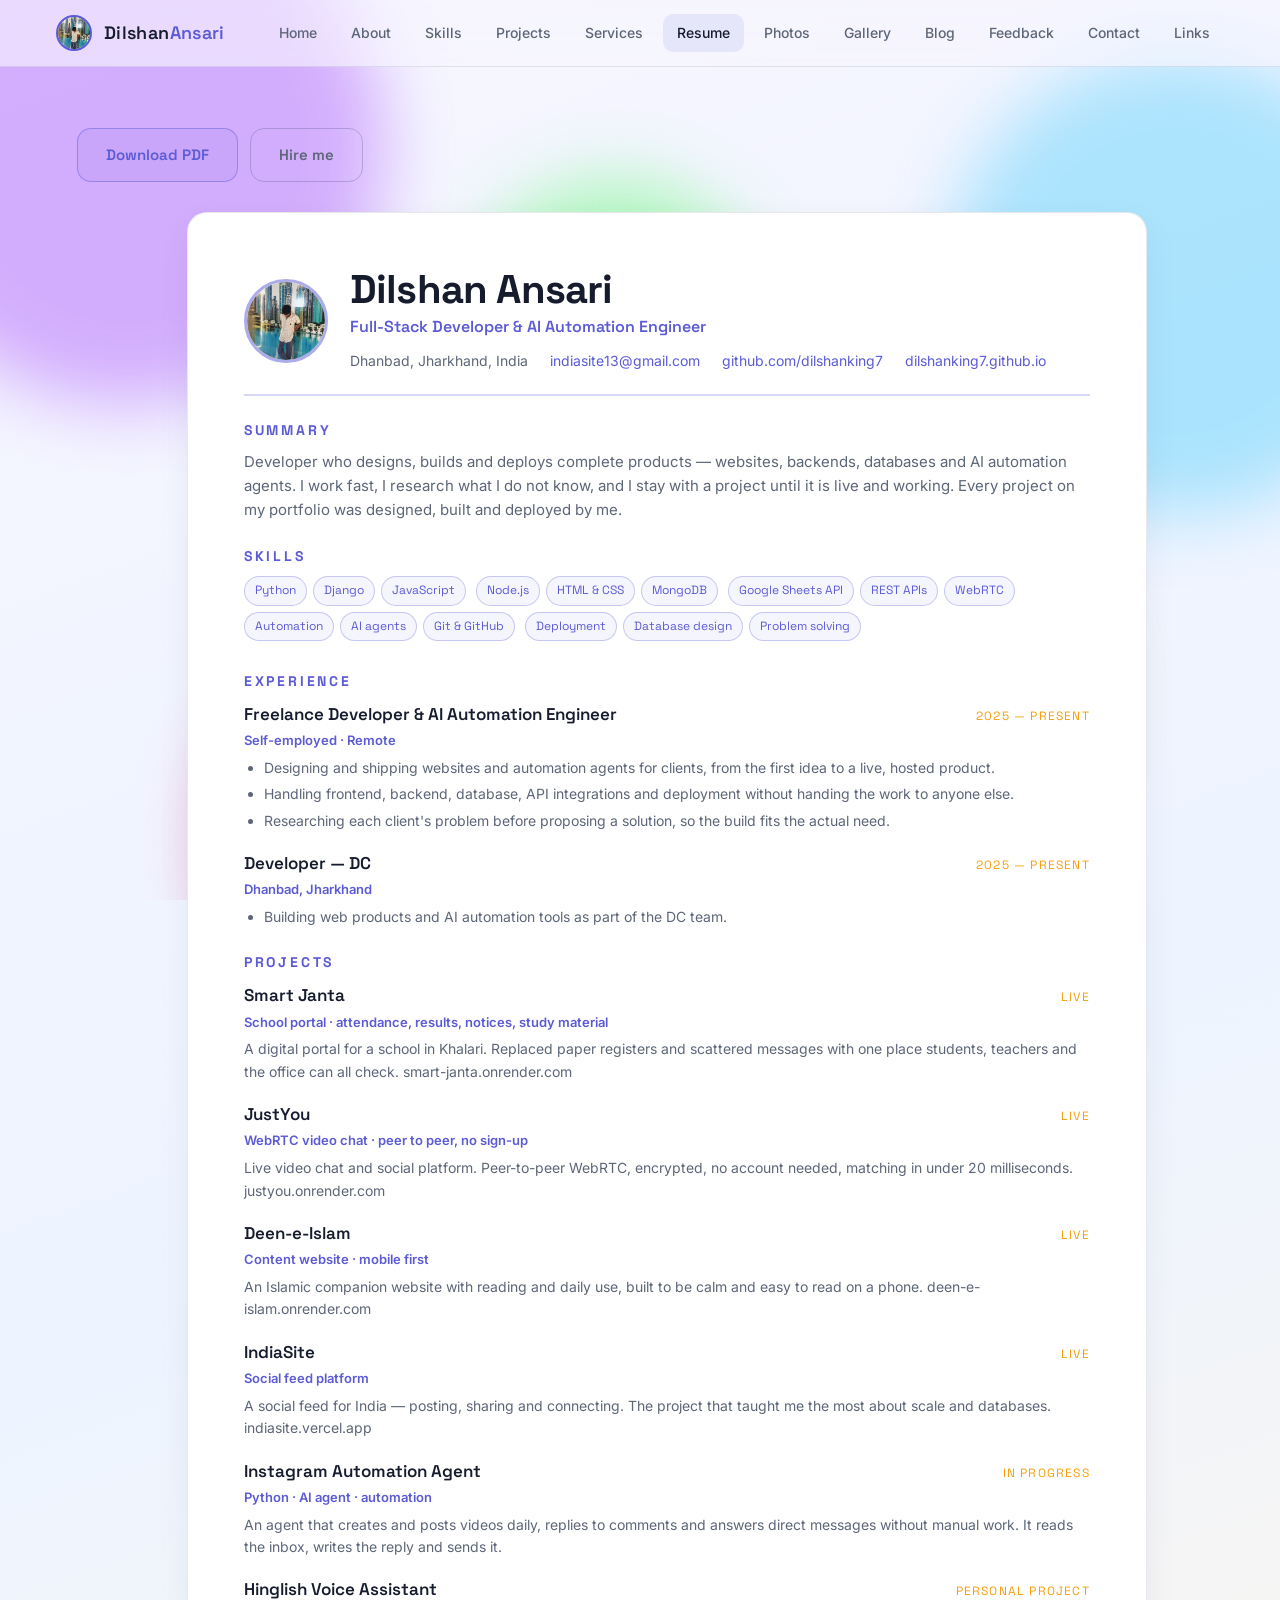
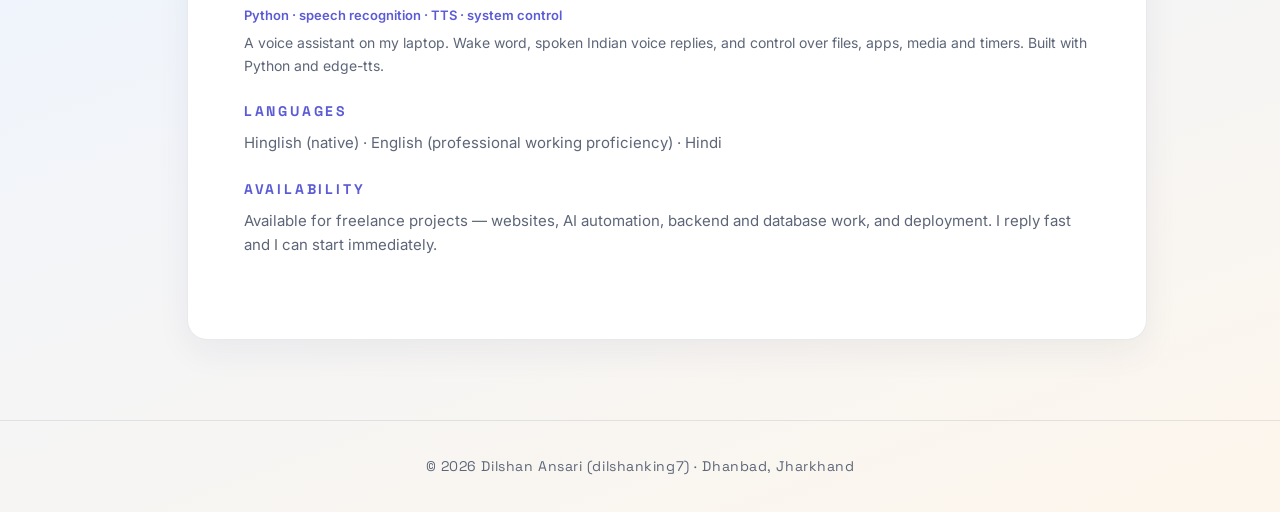
<file: resume.html>
<!DOCTYPE html>
<html lang="en">
<head>
<meta charset="UTF-8">
<meta name="viewport" content="width=device-width, initial-scale=1.0">
<link rel="preconnect" href="https://fonts.googleapis.com">
<link rel="preconnect" href="https://fonts.gstatic.com" crossorigin>
<link rel="stylesheet" href="https://fonts.googleapis.com/css2?family=Space+Grotesk:wght@400;500;600;700&family=Inter:wght@300;400;500;600&display=swap">
<meta name="robots" content="index, follow, max-image-preview:large">
<link rel="canonical" href="https://dilshanking7.github.io/resume.html">
<meta property="og:site_name" content="Dilshan Ansari">
<meta property="og:type" content="website">
<meta property="og:url" content="https://dilshanking7.github.io/resume.html">
<meta property="og:title" content="Resume — Dilshan Ansari">
<meta property="og:description" content="Resume of Dilshan Ansari — full-stack developer and AI automation engineer from Dhanbad, India.">
<meta property="og:image" content="https://dilshanking7.github.io/assets/og.jpg">
<meta name="twitter:card" content="summary_large_image">
<meta name="twitter:title" content="Resume — Dilshan Ansari">
<meta name="twitter:description" content="Resume of Dilshan Ansari — full-stack developer and AI automation engineer.">
<meta name="twitter:image" content="https://dilshanking7.github.io/assets/og.jpg">
<title>Resume — Dilshan Ansari</title>
<meta name="description" content="Resume of Dilshan Ansari — full-stack developer and AI automation engineer from Dhanbad, Jharkhand, India.">
<link rel="icon" href="logo.svg" type="image/svg+xml">
<link rel="stylesheet" href="assets/style.css">
<style>
  .resume{background:var(--panel);border:1px solid var(--panel-border);border-radius:var(--radius);
    box-shadow:0 12px 34px rgba(28,38,78,.06);padding:clamp(26px,5vw,56px);max-width:960px;margin:0 auto}
  .r-head{display:flex;gap:22px;align-items:center;flex-wrap:wrap;border-bottom:2px solid rgba(91,91,214,.25);padding-bottom:22px;margin-bottom:26px}
  .r-head img{width:84px;height:84px;border-radius:50%;object-fit:cover;border:3px solid rgba(91,91,214,.5)}
  .r-head h1{font-size:clamp(28px,4vw,40px)}
  .r-head .role{color:var(--accent);font-family:var(--display);font-weight:600;font-size:16px;margin-top:4px}
  .r-contact{display:flex;flex-wrap:wrap;gap:8px 22px;margin-top:10px;color:var(--muted);font-size:14px}
  .r-contact a{color:var(--accent)}
  .r-sec{margin-bottom:26px}
  .r-sec h2{font-size:19px;letter-spacing:.02em;color:var(--accent);text-transform:uppercase;font-size:14px;letter-spacing:.2em;margin-bottom:12px}
  .r-sec p{color:var(--muted);font-size:15px}
  .r-grid{display:grid;grid-template-columns:repeat(auto-fit,minmax(200px,1fr));gap:10px 26px}
  .r-grid div{font-size:14px;color:var(--muted)}
  .r-grid b{color:var(--ink);font-weight:600}
  .job{margin-bottom:18px}
  .job .top{display:flex;justify-content:space-between;gap:14px;flex-wrap:wrap;align-items:baseline}
  .job h3{font-size:17px}
  .job .when{font-family:var(--display);font-size:12px;letter-spacing:.1em;color:var(--yellow);text-transform:uppercase;white-space:nowrap}
  .job .what{color:var(--accent);font-size:13px;font-weight:600;margin:2px 0 6px}
  .job p{color:var(--muted);font-size:14px}
  .job ul{margin:6px 0 0 20px;color:var(--muted);font-size:14px}
  .job li{margin-bottom:4px}
  .pill{display:inline-block;font-family:var(--display);font-size:12px;padding:4px 10px;border-radius:999px;
    border:1px solid rgba(91,91,214,.3);color:var(--accent);background:rgba(91,91,214,.06);margin:0 6px 6px 0}
  .r-actions{display:flex;gap:12px;flex-wrap:wrap;margin:8px 0 30px}
  @media print{
    body{background:#fff}
    .bg-anim,.trail,.cursor-dot,.nav,.r-actions,.footer{display:none!important}
    html:not(.no-js) body{cursor:auto}
    .page{padding:0}
    .resume{border:none;box-shadow:none;border-radius:0;padding:0;max-width:100%}
    @page{size:A4;margin:14mm}
  }
</style>
<script type="application/ld+json">
{
  "@context": "https://schema.org",
  "@graph": [
    {
      "@type": "Person",
      "name": "Dilshan Ansari",
      "alternateName": [
        "dilshanking7",
        "Dilshan Ansari web developer Dhanbad",
        "Dilshan Ansari developer",
        "Dilshan Ansari Dhanbad",
        "Dilshan Ansari Jharkhand",
        "Dilshan Ansari Khalari",
        "Dilshan web developer Jharkhand",
        "Dhanbad ka rehne wala Dilshan",
        "Khalari ka rehne wala Dilshan",
        "who is dilshanking7",
        "who is Dilshan Ansari",
        "full stack developer Dhanbad",
        "website banane wale Dhanbad",
        "web developer Khalari"
      ],
      "url": "https://dilshanking7.github.io/",
      "image": "https://dilshanking7.github.io/assets/dp.jpg",
      "birthPlace": {
        "@type": "Place",
        "name": "Ranchi, Jharkhand, India"
      },
      "address": {
        "@type": "PostalAddress",
        "addressLocality": "Khalari, Dhanbad",
        "addressRegion": "Jharkhand",
        "addressCountry": "IN"
      },
      "nationality": "Indian",
      "email": "indiasite13@gmail.com",
      "sameAs": [
        "https://github.com/dilshanking7",
        "https://www.linkedin.com/in/dilshanking7/",
        "https://www.facebook.com/profile.php?id=61596043923837",
        "https://www.instagram.com/the._unfiltered_mind/",
        "https://www.instagram.com/dilshan.islamicfacts/",
        "https://www.reddit.com/user/dilshanking7",
        "mailto:indiasite13@gmail.com"
      ],
      "jobTitle": "Full-Stack Web Developer & AI Automation Engineer",
      "worksFor": {
        "@type": "Organization",
        "name": "DC"
      },
      "description": "Dilshan Ansari is a full-stack web developer and AI automation engineer from Khalari, Dhanbad, Jharkhand, India. He builds websites, web apps and AI automation agents.",
      "disambiguatingDescription": "Dilshan Ansari, also known as dilshanking7, is a web developer and AI automation engineer from Dhanbad, Jharkhand, India.",
      "knowsAbout": [
        "Web development",
        "Full-stack development",
        "Python",
        "Django",
        "JavaScript",
        "Node.js",
        "MongoDB",
        "REST APIs",
        "WebRTC",
        "AI automation",
        "Instagram automation",
        "Database design",
        "Deployment",
        "Voice assistants"
      ],
      "significantLink": [
        "https://smart-janta.onrender.com/",
        "https://justyou.onrender.com/",
        "https://deen-e-islam.onrender.com/",
        "https://indiasite.vercel.app/"
      ]
    },
    {
      "@type": "WebSite",
      "name": "Dilshan Ansari",
      "url": "https://dilshanking7.github.io/",
      "description": "Websites and AI automation by Dilshan Ansari.",
      "author": {
        "@type": "Person",
        "name": "Dilshan Ansari"
      }
    }
  ]
}
</script>
</head>
<body>

<header class="nav">
  <a class="brand" href="index.html"><img src="assets/dp.jpg" class="brand-logo" alt="Dilshan Ansari"><span>Dilshan<span class="accent">Ansari</span></span></a>
  <nav class="nav-links" id="navLinks">
    <a href="index.html">Home</a><a href="about.html">About</a><a href="skills.html">Skills</a>
    <a href="projects.html">Projects</a><a href="services.html">Services</a><a href="resume.html" class="active">Resume</a><a href="photos.html">Photos</a><a href="gallery.html">Gallery</a><a href="blog.html">Blog</a><a href="feedback.html">Feedback</a><a href="contact.html">Contact</a><a href="links.html">Links</a>
  </nav>
  <button class="nav-toggle" id="navToggle" aria-label="Menu" aria-expanded="false" aria-controls="navLinks">
    <span></span><span></span><span></span>
  </button>
</header>

<main class="page"><div class="wrap">

  <div class="r-actions">
    <a class="btn" href="assets/resume.pdf" download>Download PDF</a>
    <a class="btn ghost" href="contact.html">Hire me</a>
  </div>

  <div class="resume">
    <div class="r-head">
      <img src="assets/dp.jpg" alt="Dilshan Ansari">
      <div>
        <h1>Dilshan Ansari</h1>
        <div class="role">Full-Stack Developer &amp; AI Automation Engineer</div>
        <div class="r-contact">
          <span>Dhanbad, Jharkhand, India</span>
          <a href="mailto:indiasite13@gmail.com">indiasite13@gmail.com</a>
          <a href="https://github.com/dilshanking7" target="_blank" rel="noopener">github.com/dilshanking7</a>
          <a href="https://dilshanking7.github.io" target="_blank" rel="noopener">dilshanking7.github.io</a>
        </div>
      </div>
    </div>

    <div class="r-sec">
      <h2>Summary</h2>
      <p>Developer who designs, builds and deploys complete products — websites, backends, databases and AI automation agents. I work fast, I research what I do not know, and I stay with a project until it is live and working. Every project on my portfolio was designed, built and deployed by me.</p>
    </div>

    <div class="r-sec">
      <h2>Skills</h2>
      <div>
        <span class="pill">Python</span><span class="pill">Django</span><span class="pill">JavaScript</span>
        <span class="pill">Node.js</span><span class="pill">HTML &amp; CSS</span><span class="pill">MongoDB</span>
        <span class="pill">Google Sheets API</span><span class="pill">REST APIs</span><span class="pill">WebRTC</span>
        <span class="pill">Automation</span><span class="pill">AI agents</span><span class="pill">Git &amp; GitHub</span>
        <span class="pill">Deployment</span><span class="pill">Database design</span><span class="pill">Problem solving</span>
      </div>
    </div>

    <div class="r-sec">
      <h2>Experience</h2>
      <div class="job">
        <div class="top"><h3>Freelance Developer &amp; AI Automation Engineer</h3><span class="when">2025 — Present</span></div>
        <div class="what">Self-employed · Remote</div>
        <ul>
          <li>Designing and shipping websites and automation agents for clients, from the first idea to a live, hosted product.</li>
          <li>Handling frontend, backend, database, API integrations and deployment without handing the work to anyone else.</li>
          <li>Researching each client's problem before proposing a solution, so the build fits the actual need.</li>
        </ul>
      </div>
      <div class="job">
        <div class="top"><h3>Developer — DC</h3><span class="when">2025 — Present</span></div>
        <div class="what">Dhanbad, Jharkhand</div>
        <ul>
          <li>Building web products and AI automation tools as part of the DC team.</li>
        </ul>
      </div>
    </div>

    <div class="r-sec">
      <h2>Projects</h2>
      <div class="job">
        <div class="top"><h3>Smart Janta</h3><span class="when">Live</span></div>
        <div class="what">School portal · attendance, results, notices, study material</div>
        <p>A digital portal for a school in Khalari. Replaced paper registers and scattered messages with one place students, teachers and the office can all check. <a href="https://smart-janta.onrender.com/" target="_blank" rel="noopener">smart-janta.onrender.com</a></p>
      </div>
      <div class="job">
        <div class="top"><h3>JustYou</h3><span class="when">Live</span></div>
        <div class="what">WebRTC video chat · peer to peer, no sign-up</div>
        <p>Live video chat and social platform. Peer-to-peer WebRTC, encrypted, no account needed, matching in under 20 milliseconds. <a href="https://justyou.onrender.com/" target="_blank" rel="noopener">justyou.onrender.com</a></p>
      </div>
      <div class="job">
        <div class="top"><h3>Deen-e-Islam</h3><span class="when">Live</span></div>
        <div class="what">Content website · mobile first</div>
        <p>An Islamic companion website with reading and daily use, built to be calm and easy to read on a phone. <a href="https://deen-e-islam.onrender.com/" target="_blank" rel="noopener">deen-e-islam.onrender.com</a></p>
      </div>
      <div class="job">
        <div class="top"><h3>IndiaSite</h3><span class="when">Live</span></div>
        <div class="what">Social feed platform</div>
        <p>A social feed for India — posting, sharing and connecting. The project that taught me the most about scale and databases. <a href="https://indiasite.vercel.app/" target="_blank" rel="noopener">indiasite.vercel.app</a></p>
      </div>
      <div class="job">
        <div class="top"><h3>Instagram Automation Agent</h3><span class="when">In progress</span></div>
        <div class="what">Python · AI agent · automation</div>
        <p>An agent that creates and posts videos daily, replies to comments and answers direct messages without manual work. It reads the inbox, writes the reply and sends it.</p>
      </div>
      <div class="job">
        <div class="top"><h3>Hinglish Voice Assistant</h3><span class="when">Personal project</span></div>
        <div class="what">Python · speech recognition · TTS · system control</div>
        <p>A voice assistant on my laptop. Wake word, spoken Indian voice replies, and control over files, apps, media and timers. Built with Python and edge-tts.</p>
      </div>
    </div>

    <div class="r-sec">
      <h2>Languages</h2>
      <p>Hinglish (native) · English (professional working proficiency) · Hindi</p>
    </div>

    <div class="r-sec">
      <h2>Availability</h2>
      <p>Available for freelance projects — websites, AI automation, backend and database work, and deployment. I reply fast and I can start immediately.</p>
    </div>
  </div>

</div></main>
<footer class="footer"><p>© <span class="year"></span> Dilshan Ansari (dilshanking7) · Dhanbad, Jharkhand</p></footer>
<script src="assets/script.js"></script>
</body>
</html>
</file>
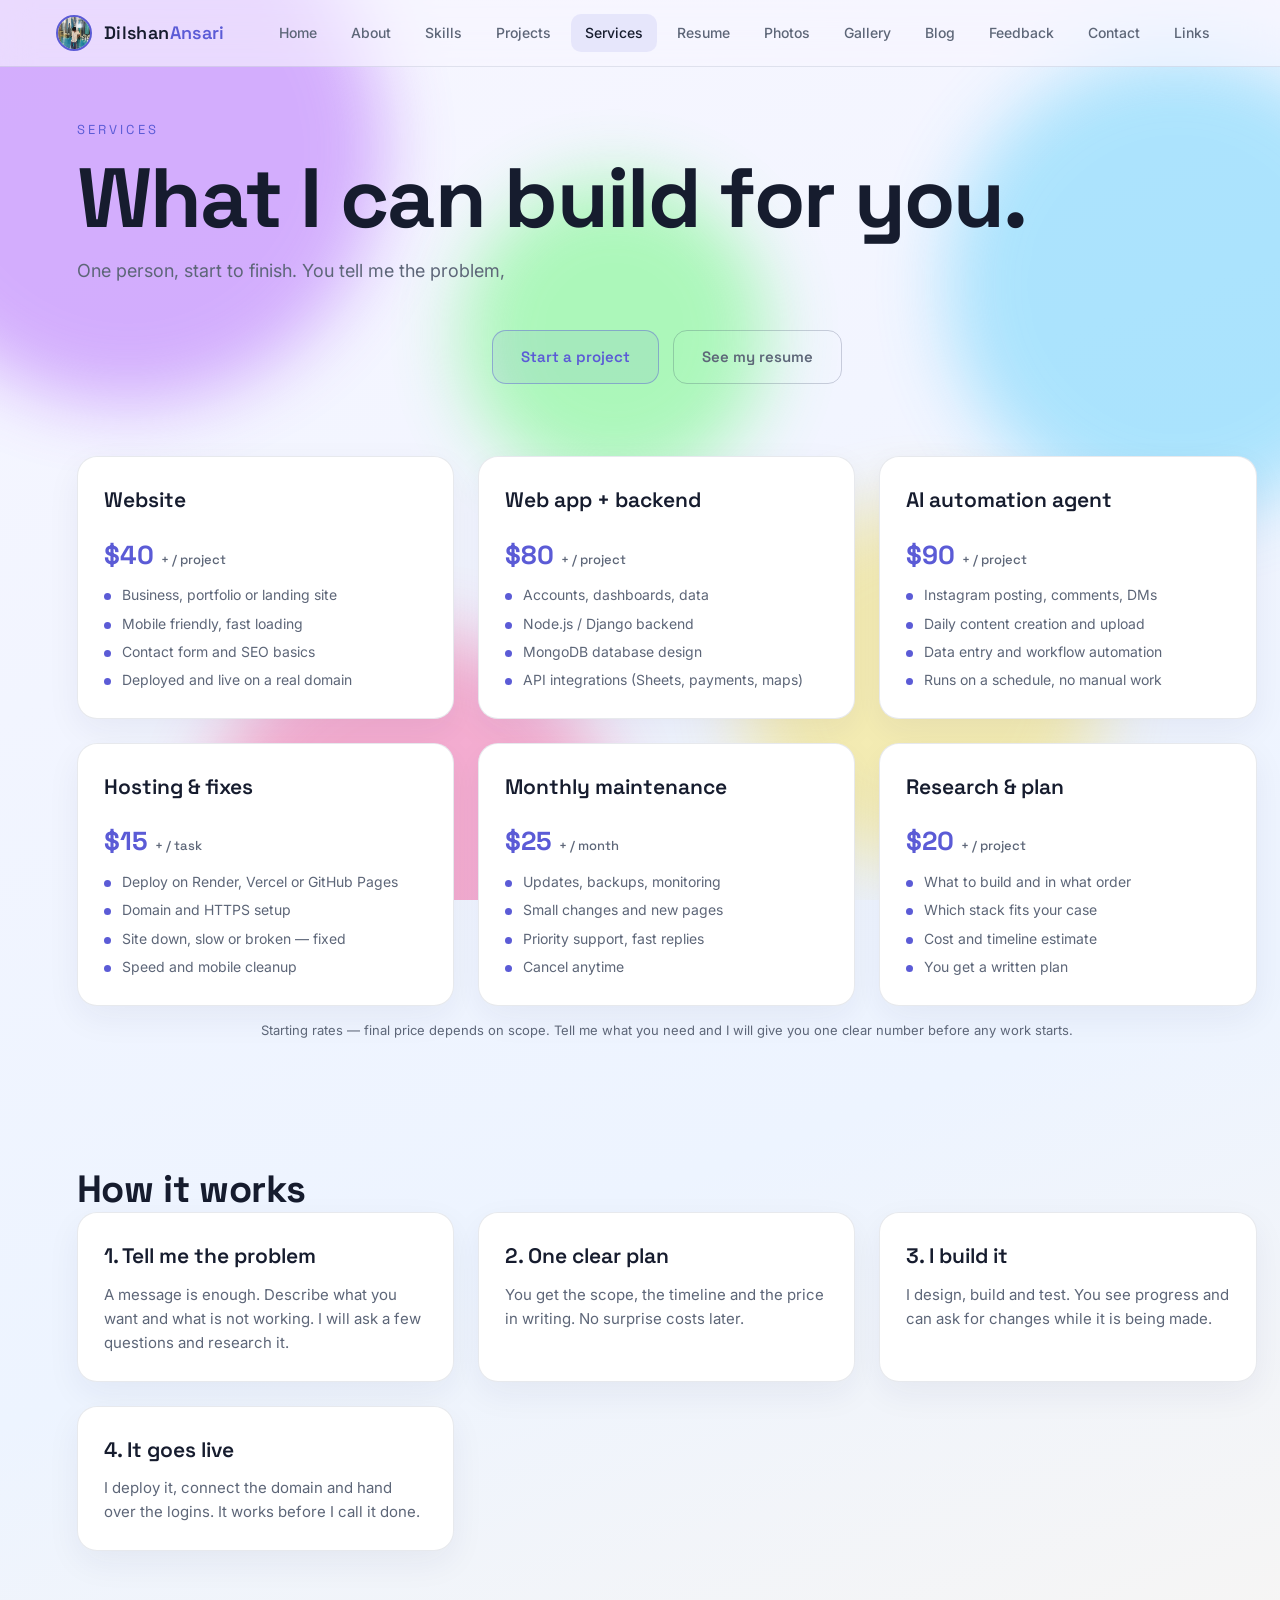
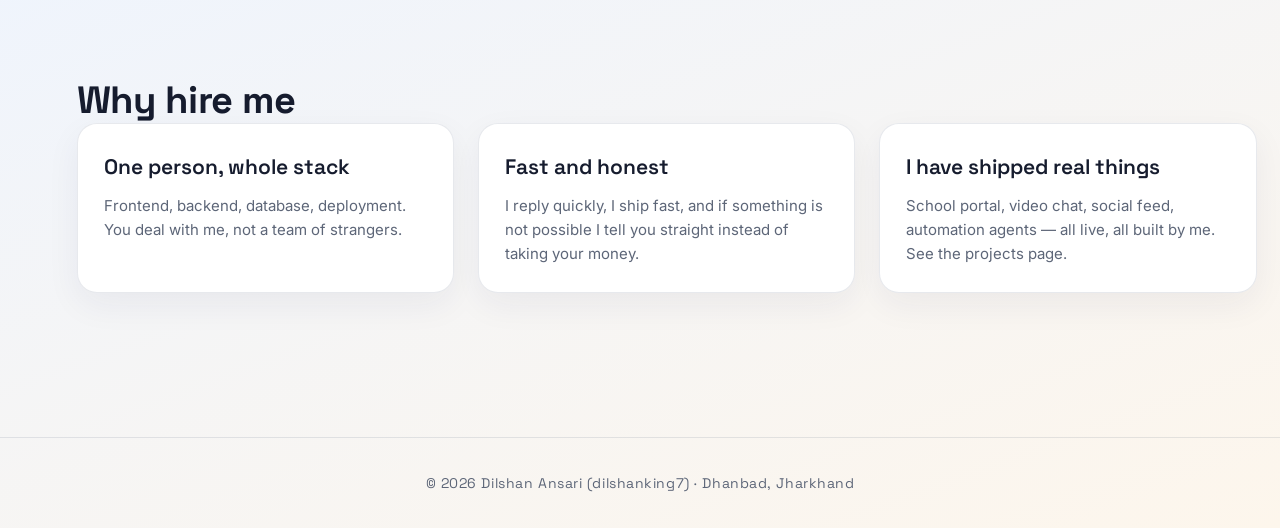
<file: services.html>
<!DOCTYPE html>
<html lang="en" class="no-js">
<head>
<meta charset="UTF-8">
<meta name="viewport" content="width=device-width, initial-scale=1.0">
<link rel="preconnect" href="https://fonts.googleapis.com">
<link rel="preconnect" href="https://fonts.gstatic.com" crossorigin>
<link rel="stylesheet" href="https://fonts.googleapis.com/css2?family=Space+Grotesk:wght@400;500;600;700&family=Inter:wght@300;400;500;600&display=swap">
<meta name="robots" content="index, follow, max-image-preview:large">
<link rel="canonical" href="https://dilshanking7.github.io/services.html">
<meta property="og:site_name" content="Dilshan Ansari">
<meta property="og:type" content="website">
<meta property="og:url" content="https://dilshanking7.github.io/services.html">
<meta property="og:title" content="Services — Dilshan Ansari">
<meta property="og:description" content="Websites, AI automation, backend and deployment services by Dilshan Ansari. Starting rates, process and how to hire.">
<meta property="og:image" content="https://dilshanking7.github.io/assets/og.jpg">
<meta name="twitter:card" content="summary_large_image">
<meta name="twitter:title" content="Services — Dilshan Ansari">
<meta name="twitter:description" content="Websites, AI automation, backend and deployment services by Dilshan Ansari.">
<meta name="twitter:image" content="https://dilshanking7.github.io/assets/og.jpg">
<title>Services — Dilshan Ansari</title>
<meta name="description" content="Websites, AI automation, backend and deployment services by Dilshan Ansari. Starting rates, process and how to hire.">
<link rel="icon" href="logo.svg" type="image/svg+xml">
<link rel="stylesheet" href="assets/style.css">
<style>
  .rate{display:flex;flex-direction:column;gap:8px;height:100%}
  .rate .price{font-family:var(--display);font-size:26px;font-weight:700;color:var(--accent)}
  .rate .price small{font-size:13px;font-weight:500;color:var(--muted)}
  .rate ul{list-style:none;display:flex;flex-direction:column;gap:6px}
  .rate li{color:var(--muted);font-size:14px;padding-left:18px;position:relative}
  .rate li::before{content:"";position:absolute;left:0;top:9px;width:7px;height:7px;border-radius:50%;background:var(--accent)}
  .note{color:var(--muted);font-size:13px;text-align:center;margin-top:14px}
</style>
<script type="application/ld+json">
{
  "@context": "https://schema.org",
  "@graph": [
    {
      "@type": "Person",
      "name": "Dilshan Ansari",
      "alternateName": [
        "dilshanking7",
        "Dilshan Ansari web developer Dhanbad",
        "Dilshan Ansari developer",
        "Dilshan Ansari Dhanbad",
        "Dilshan Ansari Jharkhand",
        "Dilshan Ansari Khalari",
        "Dilshan web developer Jharkhand",
        "Dhanbad ka rehne wala Dilshan",
        "Khalari ka rehne wala Dilshan",
        "who is dilshanking7",
        "who is Dilshan Ansari",
        "full stack developer Dhanbad",
        "website banane wale Dhanbad",
        "web developer Khalari"
      ],
      "url": "https://dilshanking7.github.io/",
      "image": "https://dilshanking7.github.io/assets/dp.jpg",
      "birthPlace": {
        "@type": "Place",
        "name": "Ranchi, Jharkhand, India"
      },
      "address": {
        "@type": "PostalAddress",
        "addressLocality": "Khalari, Dhanbad",
        "addressRegion": "Jharkhand",
        "addressCountry": "IN"
      },
      "nationality": "Indian",
      "email": "indiasite13@gmail.com",
      "sameAs": [
        "https://github.com/dilshanking7",
        "https://www.linkedin.com/in/dilshanking7/",
        "https://www.facebook.com/profile.php?id=61596043923837",
        "https://www.instagram.com/the._unfiltered_mind/",
        "https://www.instagram.com/dilshan.islamicfacts/",
        "https://www.reddit.com/user/dilshanking7",
        "mailto:indiasite13@gmail.com"
      ],
      "jobTitle": "Full-Stack Web Developer & AI Automation Engineer",
      "worksFor": {
        "@type": "Organization",
        "name": "DC"
      },
      "description": "Dilshan Ansari is a full-stack web developer and AI automation engineer from Khalari, Dhanbad, Jharkhand, India. He builds websites, web apps and AI automation agents.",
      "disambiguatingDescription": "Dilshan Ansari, also known as dilshanking7, is a web developer and AI automation engineer from Dhanbad, Jharkhand, India.",
      "knowsAbout": [
        "Web development",
        "Full-stack development",
        "Python",
        "Django",
        "JavaScript",
        "Node.js",
        "MongoDB",
        "REST APIs",
        "WebRTC",
        "AI automation",
        "Instagram automation",
        "Database design",
        "Deployment",
        "Voice assistants"
      ],
      "significantLink": [
        "https://smart-janta.onrender.com/",
        "https://justyou.onrender.com/",
        "https://deen-e-islam.onrender.com/",
        "https://indiasite.vercel.app/"
      ]
    },
    {
      "@type": "WebSite",
      "name": "Dilshan Ansari",
      "url": "https://dilshanking7.github.io/",
      "description": "Websites and AI automation by Dilshan Ansari.",
      "author": {
        "@type": "Person",
        "name": "Dilshan Ansari"
      }
    }
  ]
}
</script>
</head>
<body>

<header class="nav">
  <a class="brand" href="index.html"><img src="assets/dp.jpg" class="brand-logo" alt="Dilshan Ansari"><span>Dilshan<span class="accent">Ansari</span></span></a>
  <nav class="nav-links" id="navLinks">
    <a href="index.html">Home</a><a href="about.html">About</a><a href="skills.html">Skills</a>
    <a href="projects.html">Projects</a><a href="services.html" class="active">Services</a><a href="resume.html">Resume</a><a href="photos.html">Photos</a><a href="gallery.html">Gallery</a><a href="blog.html">Blog</a><a href="feedback.html">Feedback</a><a href="contact.html">Contact</a><a href="links.html">Links</a>
  </nav>
  <button class="nav-toggle" id="navToggle" aria-label="Menu" aria-expanded="false" aria-controls="navLinks">
    <span></span><span></span><span></span>
  </button>
</header>

<main class="page"><div class="wrap">

  <p class="eyebrow will-type" data-text="Services"></p>
  <h1 class="will-type" data-text="What I can build for you."></h1>
  <p class="lead will-type" data-text="One person, start to finish. You tell me the problem, I research it, build it and put it live. No middlemen, no handoffs."></p>

  <div class="cta-mid fade">
    <a class="btn" href="contact.html">Start a project</a>
    <a class="btn ghost" href="resume.html">See my resume</a>
  </div>

  <section class="section">
    <div class="grid3">
      <div class="card rate fade"><h3>Website</h3>
        <div class="price">$40 <small>+ / project</small></div>
        <ul><li>Business, portfolio or landing site</li><li>Mobile friendly, fast loading</li><li>Contact form and SEO basics</li><li>Deployed and live on a real domain</li></ul>
      </div>
      <div class="card rate fade"><h3>Web app + backend</h3>
        <div class="price">$80 <small>+ / project</small></div>
        <ul><li>Accounts, dashboards, data</li><li>Node.js / Django backend</li><li>MongoDB database design</li><li>API integrations (Sheets, payments, maps)</li></ul>
      </div>
      <div class="card rate fade"><h3>AI automation agent</h3>
        <div class="price">$90 <small>+ / project</small></div>
        <ul><li>Instagram posting, comments, DMs</li><li>Daily content creation and upload</li><li>Data entry and workflow automation</li><li>Runs on a schedule, no manual work</li></ul>
      </div>
      <div class="card rate fade"><h3>Hosting &amp; fixes</h3>
        <div class="price">$15 <small>+ / task</small></div>
        <ul><li>Deploy on Render, Vercel or GitHub Pages</li><li>Domain and HTTPS setup</li><li>Site down, slow or broken — fixed</li><li>Speed and mobile cleanup</li></ul>
      </div>
      <div class="card rate fade"><h3>Monthly maintenance</h3>
        <div class="price">$25 <small>+ / month</small></div>
        <ul><li>Updates, backups, monitoring</li><li>Small changes and new pages</li><li>Priority support, fast replies</li><li>Cancel anytime</li></ul>
      </div>
      <div class="card rate fade"><h3>Research &amp; plan</h3>
        <div class="price">$20 <small>+ / project</small></div>
        <ul><li>What to build and in what order</li><li>Which stack fits your case</li><li>Cost and timeline estimate</li><li>You get a written plan</li></ul>
      </div>
    </div>
    <p class="note">Starting rates — final price depends on scope. Tell me what you need and I will give you one clear number before any work starts.</p>
  </section>

  <section class="section">
    <h2 class="will-type" data-text="How it works"></h2>
    <div class="grid3">
      <div class="card fade"><h3>1. Tell me the problem</h3><p>A message is enough. Describe what you want and what is not working. I will ask a few questions and research it.</p></div>
      <div class="card fade"><h3>2. One clear plan</h3><p>You get the scope, the timeline and the price in writing. No surprise costs later.</p></div>
      <div class="card fade"><h3>3. I build it</h3><p>I design, build and test. You see progress and can ask for changes while it is being made.</p></div>
      <div class="card fade"><h3>4. It goes live</h3><p>I deploy it, connect the domain and hand over the logins. It works before I call it done.</p></div>
    </div>
  </section>

  <section class="section">
    <h2 class="will-type" data-text="Why hire me"></h2>
    <div class="grid3">
      <div class="card fade"><h3>One person, whole stack</h3><p>Frontend, backend, database, deployment. You deal with me, not a team of strangers.</p></div>
      <div class="card fade"><h3>Fast and honest</h3><p>I reply quickly, I ship fast, and if something is not possible I tell you straight instead of taking your money.</p></div>
      <div class="card fade"><h3>I have shipped real things</h3><p>School portal, video chat, social feed, automation agents — all live, all built by me. See the projects page.</p></div>
    </div>
  </section>

</div></main>
<footer class="footer"><p>© <span class="year"></span> Dilshan Ansari (dilshanking7) · Dhanbad, Jharkhand</p></footer>
<script src="assets/script.js"></script>
</body>
</html>
</file>
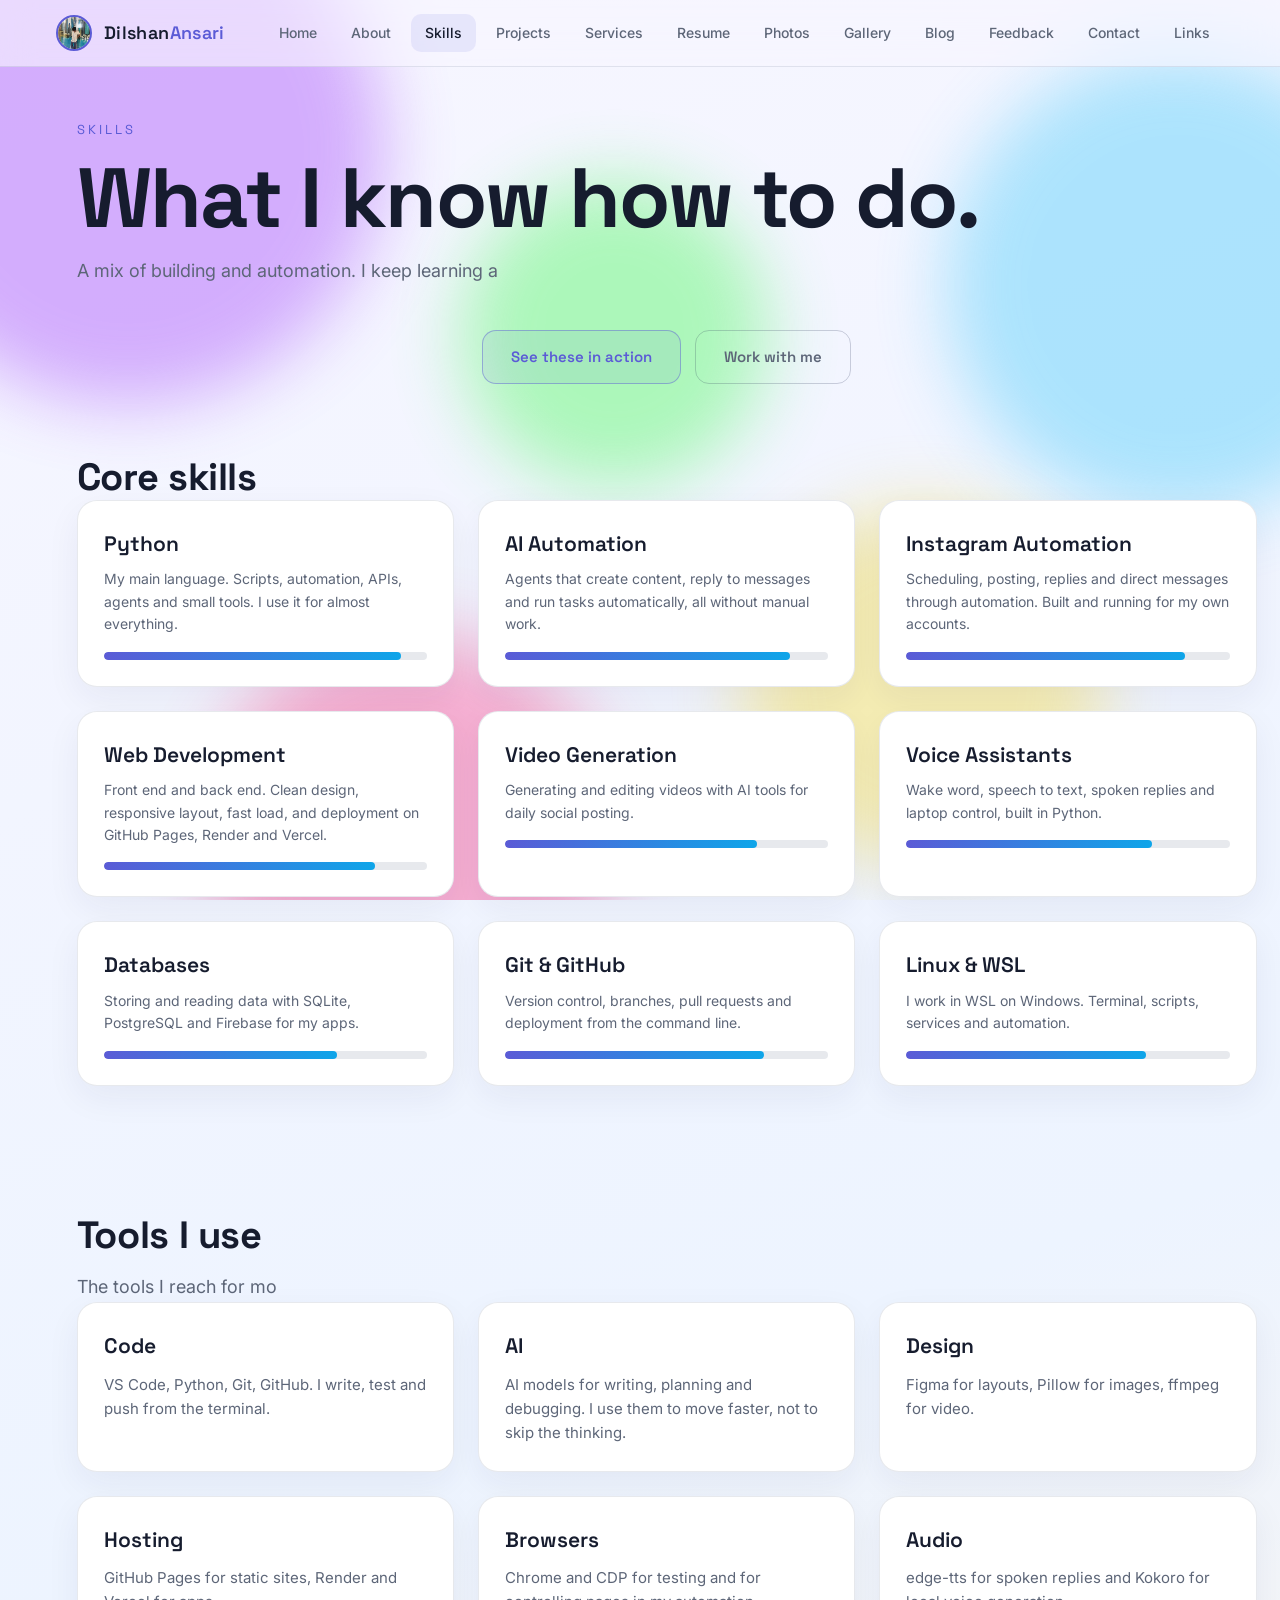
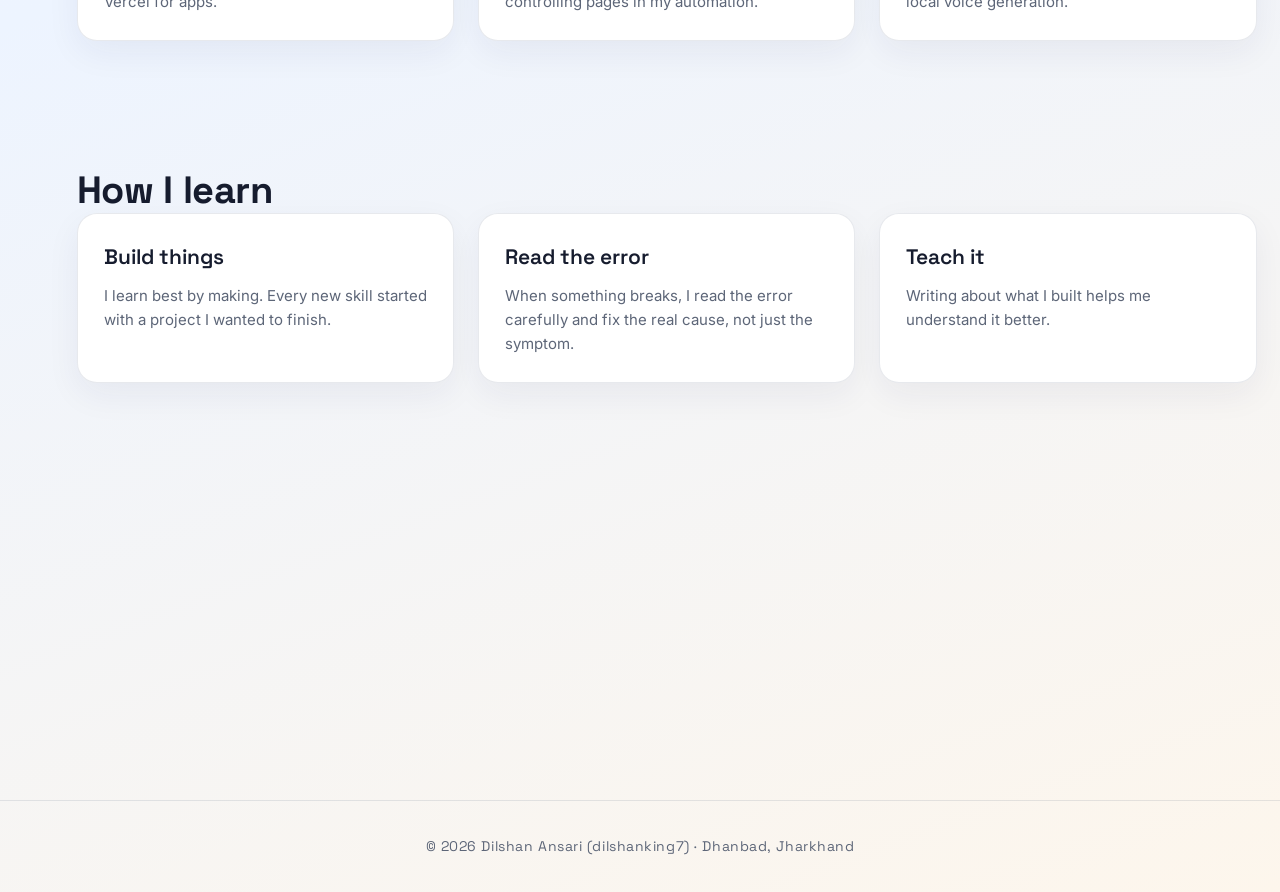
<file: skills.html>
<!DOCTYPE html>
<html lang="en" class="no-js">
<head>
<meta charset="UTF-8">
<meta name="viewport" content="width=device-width, initial-scale=1.0">
<link rel="preconnect" href="https://fonts.googleapis.com">
<link rel="preconnect" href="https://fonts.gstatic.com" crossorigin>
<link rel="stylesheet" href="https://fonts.googleapis.com/css2?family=Space+Grotesk:wght@400;500;600;700&family=Inter:wght@300;400;500;600&display=swap">
<meta name="robots" content="index, follow, max-image-preview:large">
<link rel="canonical" href="https://dilshanking7.github.io/skills.html">
<meta property="og:site_name" content="Dilshan Ansari">
<meta property="og:type" content="website">
<meta property="og:url" content="https://dilshanking7.github.io/skills.html">
<meta property="og:title" content="Skills — Dilshan Ansari">
<meta property="og:description" content="Skills of Dilshan Ansari — Python, AI automation, web development, voice assistants, video generation.">
<meta property="og:image" content="https://dilshanking7.github.io/assets/og.jpg">
<meta name="twitter:card" content="summary_large_image">
<meta name="twitter:title" content="Skills — Dilshan Ansari">
<meta name="twitter:description" content="Skills of Dilshan Ansari — Python, AI automation, web development, voice assistants, video generation.">
<meta name="twitter:image" content="https://dilshanking7.github.io/assets/og.jpg">
<script type="application/ld+json">
{
  "@context": "https://schema.org",
  "@graph": [
    {
      "@type": "Person",
      "name": "Dilshan Ansari",
      "alternateName": [
        "dilshanking7",
        "Dilshan Ansari web developer Dhanbad",
        "Dilshan Ansari developer",
        "Dilshan Ansari Dhanbad",
        "Dilshan Ansari Jharkhand",
        "Dilshan Ansari Khalari",
        "Dilshan web developer Jharkhand",
        "Dhanbad ka rehne wala Dilshan",
        "Khalari ka rehne wala Dilshan",
        "who is dilshanking7",
        "who is Dilshan Ansari",
        "full stack developer Dhanbad",
        "website banane wale Dhanbad",
        "web developer Khalari"
      ],
      "url": "https://dilshanking7.github.io/",
      "image": "https://dilshanking7.github.io/assets/dp.jpg",
      "birthPlace": {
        "@type": "Place",
        "name": "Ranchi, Jharkhand, India"
      },
      "address": {
        "@type": "PostalAddress",
        "addressLocality": "Khalari, Dhanbad",
        "addressRegion": "Jharkhand",
        "addressCountry": "IN"
      },
      "nationality": "Indian",
      "email": "indiasite13@gmail.com",
      "sameAs": [
        "https://github.com/dilshanking7",
        "https://www.linkedin.com/in/dilshanking7/",
        "https://www.facebook.com/profile.php?id=61596043923837",
        "https://www.instagram.com/the._unfiltered_mind/",
        "https://www.instagram.com/dilshan.islamicfacts/",
        "https://www.reddit.com/user/dilshanking7",
        "mailto:indiasite13@gmail.com"
      ],
      "jobTitle": "Full-Stack Web Developer & AI Automation Engineer",
      "worksFor": {
        "@type": "Organization",
        "name": "DC"
      },
      "description": "Dilshan Ansari is a full-stack web developer and AI automation engineer from Khalari, Dhanbad, Jharkhand, India. He builds websites, web apps and AI automation agents.",
      "disambiguatingDescription": "Dilshan Ansari, also known as dilshanking7, is a web developer and AI automation engineer from Dhanbad, Jharkhand, India.",
      "knowsAbout": [
        "Web development",
        "Full-stack development",
        "Python",
        "Django",
        "JavaScript",
        "Node.js",
        "MongoDB",
        "REST APIs",
        "WebRTC",
        "AI automation",
        "Instagram automation",
        "Database design",
        "Deployment",
        "Voice assistants"
      ],
      "significantLink": [
        "https://smart-janta.onrender.com/",
        "https://justyou.onrender.com/",
        "https://deen-e-islam.onrender.com/",
        "https://indiasite.vercel.app/"
      ]
    },
    {
      "@type": "WebSite",
      "name": "Dilshan Ansari",
      "url": "https://dilshanking7.github.io/",
      "description": "Websites and AI automation by Dilshan Ansari.",
      "author": {
        "@type": "Person",
        "name": "Dilshan Ansari"
      }
    }
  ]
}
</script>
<title>Skills — Dilshan Ansari</title>
<meta name="description" content="Skills of Dilshan Ansari — Python, AI automation, web development, voice assistants, video generation.">
<link rel="icon" href="logo.svg" type="image/svg+xml">
<link rel="stylesheet" href="assets/style.css">
</head>
<body>

<header class="nav">
  <a class="brand" href="index.html"><img src="assets/dp.jpg" class="brand-logo" alt="Dilshan Ansari"><span>Dilshan<span class="accent">Ansari</span></span></a>
  <nav class="nav-links" id="navLinks">
    <a href="index.html">Home</a><a href="about.html">About</a><a href="skills.html" class="active">Skills</a>
    <a href="projects.html">Projects</a><a href="services.html">Services</a><a href="resume.html">Resume</a><a href="photos.html">Photos</a><a href="gallery.html">Gallery</a><a href="blog.html">Blog</a><a href="feedback.html">Feedback</a><a href="contact.html">Contact</a><a href="links.html">Links</a>
  </nav>
  <button class="nav-toggle" id="navToggle" aria-label="Menu" aria-expanded="false" aria-controls="navLinks">
    <span></span><span></span><span></span>
  </button>
</header>

<main class="page"><div class="wrap">

  <p class="eyebrow will-type" data-text="Skills"></p>
  <h1 class="will-type" data-text="What I know how to do."></h1>
  <p class="lead will-type" data-text="A mix of building and automation. I keep learning and I add new tools as I need them. Hover a card to see it grow."></p>

  <div class="cta-mid fade">
    <a class="btn" href="projects.html">See these in action</a>
    <a class="btn ghost" href="contact.html">Work with me</a>
  </div>

  <section class="section">
    <h2 class="will-type" data-text="Core skills"></h2>
    <div class="grid3">
      <div class="skill"><h3>Python</h3><p>My main language. Scripts, automation, APIs, agents and small tools. I use it for almost everything.</p><div class="bar"><i style="--p:92%"></i></div></div>
      <div class="skill"><h3>AI Automation</h3><p>Agents that create content, reply to messages and run tasks automatically, all without manual work.</p><div class="bar"><i style="--p:88%"></i></div></div>
      <div class="skill"><h3>Instagram Automation</h3><p>Scheduling, posting, replies and direct messages through automation. Built and running for my own accounts.</p><div class="bar"><i style="--p:86%"></i></div></div>
      <div class="skill"><h3>Web Development</h3><p>Front end and back end. Clean design, responsive layout, fast load, and deployment on GitHub Pages, Render and Vercel.</p><div class="bar"><i style="--p:84%"></i></div></div>
      <div class="skill"><h3>Video Generation</h3><p>Generating and editing videos with AI tools for daily social posting.</p><div class="bar"><i style="--p:78%"></i></div></div>
      <div class="skill"><h3>Voice Assistants</h3><p>Wake word, speech to text, spoken replies and laptop control, built in Python.</p><div class="bar"><i style="--p:76%"></i></div></div>
      <div class="skill"><h3>Databases</h3><p>Storing and reading data with SQLite, PostgreSQL and Firebase for my apps.</p><div class="bar"><i style="--p:72%"></i></div></div>
      <div class="skill"><h3>Git &amp; GitHub</h3><p>Version control, branches, pull requests and deployment from the command line.</p><div class="bar"><i style="--p:80%"></i></div></div>
      <div class="skill"><h3>Linux &amp; WSL</h3><p>I work in WSL on Windows. Terminal, scripts, services and automation.</p><div class="bar"><i style="--p:74%"></i></div></div>
    </div>
  </section>

  <section class="section">
    <h2 class="will-type" data-text="Tools I use"></h2>
    <p class="lead will-type" data-text="The tools I reach for most often. I pick the simplest one that does the job."></p>
    <div class="grid3">
      <div class="card fade"><h3>Code</h3><p>VS Code, Python, Git, GitHub. I write, test and push from the terminal.</p></div>
      <div class="card fade"><h3>AI</h3><p>AI models for writing, planning and debugging. I use them to move faster, not to skip the thinking.</p></div>
      <div class="card fade"><h3>Design</h3><p>Figma for layouts, Pillow for images, ffmpeg for video.</p></div>
      <div class="card fade"><h3>Hosting</h3><p>GitHub Pages for static sites, Render and Vercel for apps.</p></div>
      <div class="card fade"><h3>Browsers</h3><p>Chrome and CDP for testing and for controlling pages in my automation.</p></div>
      <div class="card fade"><h3>Audio</h3><p>edge-tts for spoken replies and Kokoro for local voice generation.</p></div>
    </div>
  </section>

  <section class="section">
    <h2 class="will-type" data-text="How I learn"></h2>
    <div class="grid3">
      <div class="card fade"><h3>Build things</h3><p>I learn best by making. Every new skill started with a project I wanted to finish.</p></div>
      <div class="card fade"><h3>Read the error</h3><p>When something breaks, I read the error carefully and fix the real cause, not just the symptom.</p></div>
      <div class="card fade"><h3>Teach it</h3><p>Writing about what I built helps me understand it better.</p></div>
    </div>
  </section>

  <section class="section">
    <h2 class="will-type" data-text="What I want to learn next"></h2>
    <div class="grid3">
      <div class="card fade"><h3>Advanced AI agents</h3><p>Multi-step agents that plan, check their own work and improve over time.</p></div>
      <div class="card fade"><h3>Mobile apps</h3><p>Taking my web projects to phones.</p></div>
      <div class="card fade"><h3>Security</h3><p>Building things that are safe by default.</p></div>
    </div>
  </section>

</div></main>
<footer class="footer"><p>© <span class="year"></span> Dilshan Ansari (dilshanking7) · Dhanbad, Jharkhand</p></footer>
<script src="assets/script.js"></script>
</body>
</html>
</file>
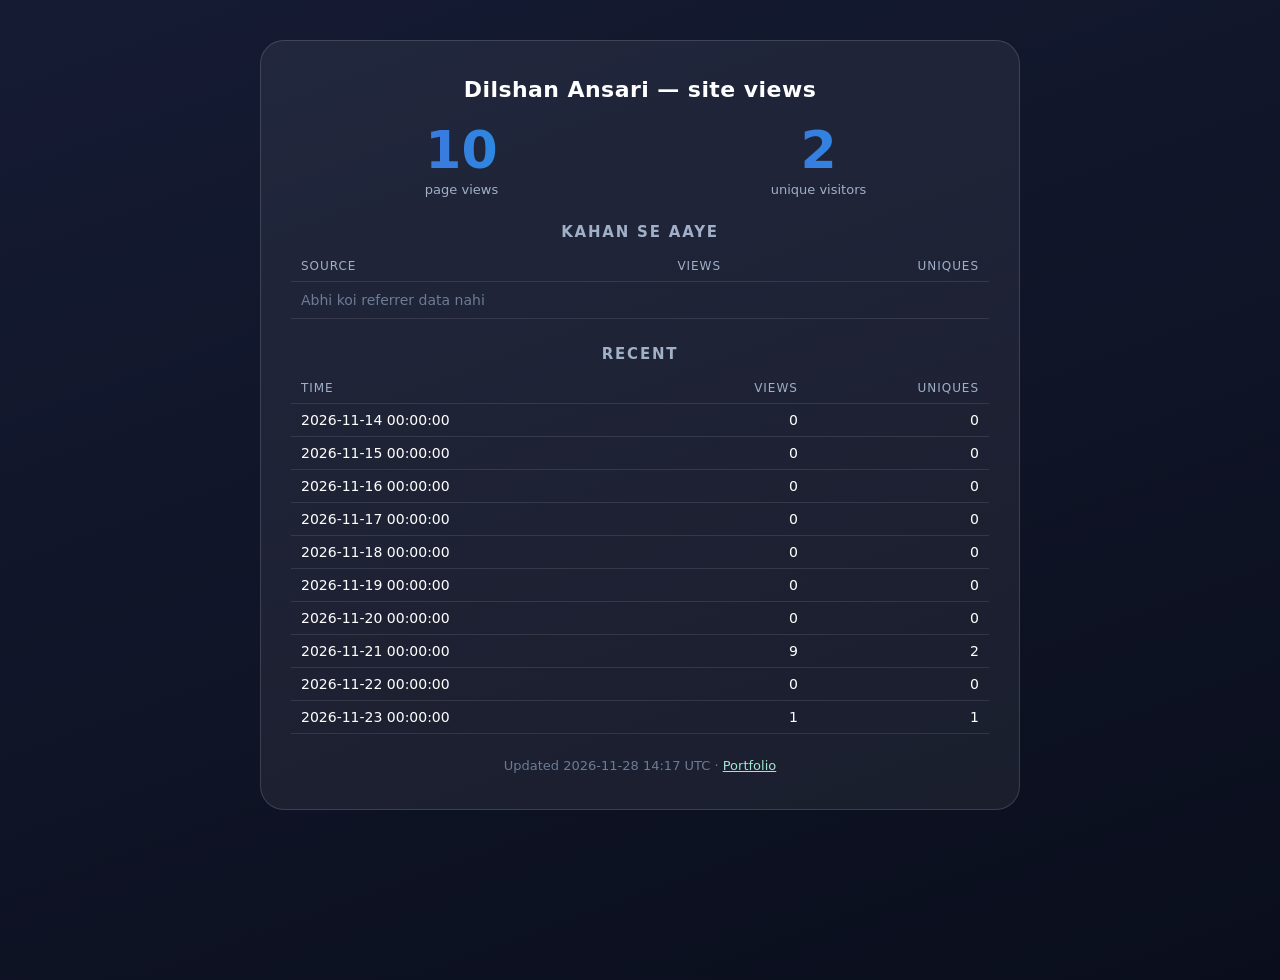
<file: views.html>
<!DOCTYPE html>
<html lang="en">
<head>
<meta charset="UTF-8">
<meta name="viewport" content="width=device-width, initial-scale=1.0">
<title>Views — Dilshan Ansari (private)</title>
<meta name="robots" content="noindex, nofollow">
<link rel="icon" href="logo.svg" type="image/svg+xml">
<style>
  body{margin:0;min-height:100vh;background:linear-gradient(160deg,#151b33,#0a0e1c);color:#fff;
       font-family:'Space Grotesk',system-ui,sans-serif;padding:40px 18px}
  .wrap{max-width:760px;margin:0 auto}
  .box{background:rgba(255,255,255,.06);border:1px solid rgba(255,255,255,.14);
       border-radius:24px;padding:36px 30px;text-align:center}
  h1{font-size:22px;margin:0 0 22px;letter-spacing:.02em}
  .row{display:flex;gap:16px;justify-content:center;flex-wrap:wrap;margin-bottom:26px}
  .stat{flex:1;min-width:140px}
  .num{font-size:52px;font-weight:700;line-height:1;
       background:linear-gradient(90deg,#5b5bd6,#0ea5e9);-webkit-background-clip:text;
       background-clip:text;color:transparent}
  .lbl{color:#9fb0c8;font-size:13px;margin-top:6px}
  table{width:100%;border-collapse:collapse;font-size:14px;margin-top:10px;text-align:left}
  th,td{padding:8px 10px;border-bottom:1px solid rgba(255,255,255,.10)}
  th{color:#9fb0c8;font-weight:500;font-size:12px;text-transform:uppercase;letter-spacing:.08em}
  td.r,th.r{text-align:right}
  h2{font-size:15px;color:#9fb0c8;margin:26px 0 4px;text-transform:uppercase;letter-spacing:.12em}
  .muted{color:#6b7c95;font-size:13px;margin-top:24px}
  a{color:#9fe7cf}
  .empty{color:#6b7c95;font-size:14px;padding:10px}
</style>
</head>
<body>
<div class="wrap">
  <div class="box">
    <h1>Dilshan Ansari — site views</h1>
    <div class="row">
      <div class="stat"><div class="num" id="views">…</div><div class="lbl">page views</div></div>
      <div class="stat"><div class="num" id="uniques">…</div><div class="lbl">unique visitors</div></div>
    </div>

    <h2>Kahan se aaye</h2>
    <table><thead><tr><th>Source</th><th class="r">Views</th><th class="r">Uniques</th></tr></thead>
    <tbody id="refs"><tr><td colspan="3" class="empty">loading…</td></tr></tbody></table>

    <h2>Recent</h2>
    <table><thead><tr><th>Time</th><th class="r">Views</th><th class="r">Uniques</th></tr></thead>
    <tbody id="recent"><tr><td colspan="3" class="empty">loading…</td></tr></tbody></table>

    <div class="muted">Updated <span id="updated">…</span> · <a href="https://dilshanking7.github.io">Portfolio</a></div>
  </div>
</div>
<script>
fetch('views.json').then(function(r){return r.json()}).then(function(d){
  document.getElementById('views').textContent = d.views;
  document.getElementById('uniques').textContent = d.uniques;
  document.getElementById('updated').textContent = d.updated;
  var rt = document.getElementById('refs');
  if (d.referrers && d.referrers.length) {
    rt.innerHTML = d.referrers.map(function(x){
      return '<tr><td>' + (x.name || 'direct') + '</td><td class="r">' + x.views + '</td><td class="r">' + x.uniques + '</td></tr>';
    }).join('');
  } else {
    rt.innerHTML = '<tr><td colspan="3" class="empty">Abhi koi referrer data nahi</td></tr>';
  }
  var nt = document.getElementById('recent');
  if (d.recent && d.recent.length) {
    nt.innerHTML = d.recent.map(function(x){
      return '<tr><td>' + String(x.t).replace('T',' ').replace('Z','') + '</td><td class="r">' + x.v + '</td><td class="r">' + x.u + '</td></tr>';
    }).join('');
  } else {
    nt.innerHTML = '<tr><td colspan="3" class="empty">Abhi data nahi</td></tr>';
  }
}).catch(function(){
  document.getElementById('views').textContent = '—';
});
</script>
</body>
</html>
</file>
<file: assets/style.css>
/* Dilshan Ansari — portfolio (shared) */

:root{
  --bg1:#f7f6ff; --bg2:#edf4ff; --bg3:#fdf6ec;
  --panel:#ffffff; --panel-border:rgba(28,38,78,.10);
  --ink:#161c2e; --muted:#5d6678;
  --accent:#5b5bd6; --accent2:#0ea5e9; --yellow:#f59e0b;
  --radius:20px;
  --display:'Space Grotesk',system-ui,sans-serif;
  --body:'Inter',system-ui,sans-serif;
}
*{margin:0;padding:0;box-sizing:border-box}
html{scroll-behavior:smooth}
body{
  background:linear-gradient(160deg,var(--bg1),var(--bg2) 55%,var(--bg3));
  color:var(--ink);font-family:var(--body);line-height:1.6;overflow-x:hidden;min-height:100vh;
  -webkit-tap-highlight-color:transparent}
::selection{background:var(--accent);color:#fff}
a{color:inherit;text-decoration:none}
img{max-width:100%;display:block}

/* ---- animated rainbow glow background ---- */
.bg-anim{position:fixed;inset:0;z-index:0;overflow:hidden;pointer-events:none}
.bg-anim i{position:absolute;border-radius:50%;filter:blur(35px);opacity:.40}
.bg-anim i:nth-child(1){width:40vw;height:40vw;left:-10%;top:-12%;background:hsl(265 95% 62%)}
.bg-anim i:nth-child(2){width:36vw;height:36vw;right:-10%;top:6%;background:hsl(190 95% 55%)}
.bg-anim i:nth-child(3){width:32vw;height:32vw;left:16%;bottom:-16%;background:hsl(330 95% 60%)}
.bg-anim i:nth-child(4){width:28vw;height:28vw;right:14%;bottom:4%;background:hsl(45 95% 55%)}
.bg-anim i:nth-child(5){width:24vw;height:24vw;left:36%;top:20%;background:hsl(120 80% 55%)}

/* cursor trail */
.trail{position:fixed;left:0;top:0;width:10px;height:10px;border-radius:50%;pointer-events:none;z-index:9999;
  background:var(--c,#5b5bd6);box-shadow:0 0 10px var(--c,#5b5bd6);opacity:.85;will-change:transform}
.cursor-dot{position:fixed;left:0;top:0;width:6px;height:6px;border-radius:50%;background:var(--accent);pointer-events:none;z-index:9999;
  box-shadow:0 0 8px rgba(91,91,214,.8)}
@media (hover:none){.trail,.cursor-dot{display:none}body{cursor:auto}}
html:not(.no-js) body{cursor:none}

/* nav */
.nav{position:fixed;top:0;left:0;right:0;z-index:60;display:flex;align-items:center;justify-content:space-between;
  padding:14px clamp(16px,5vw,56px);backdrop-filter:blur(16px);
  background:rgba(247,246,255,.62);border-bottom:1px solid var(--panel-border)}
.brand{display:flex;align-items:center;gap:12px;font-family:var(--display);font-weight:600;font-size:18px;letter-spacing:.02em}
.brand-logo{width:36px;height:36px;border-radius:50%;object-fit:cover;border:2px solid var(--accent)}
.nav-links{display:flex;gap:6px;font-size:14px;font-weight:500}
.nav-links a{padding:8px 14px;border-radius:10px;color:var(--muted);transition:color .25s,background .25s}
.nav-links a:hover,.nav-links a.active{color:var(--ink);background:rgba(91,91,214,.10)}

.nav-toggle{display:none;position:absolute;right:clamp(16px,5vw,56px);top:50%;transform:translateY(-50%);
  width:44px;height:44px;border:1px solid var(--panel-border);border-radius:12px;background:rgba(255,255,255,.75);
  cursor:pointer;flex-direction:column;align-items:center;justify-content:center;gap:5px;z-index:70;
  transition:background .25s,border-color .25s}
.nav-toggle:hover{background:#fff;border-color:rgba(91,91,214,.4)}
.nav-toggle:focus-visible{outline:2px solid var(--yellow);outline-offset:3px}
.nav-toggle span{display:block;width:18px;height:2px;border-radius:2px;background:var(--ink);transition:transform .3s ease,opacity .3s ease}
.nav-toggle.open span:nth-child(1){transform:translateY(7px) rotate(45deg)}
.nav-toggle.open span:nth-child(2){opacity:0}
.nav-toggle.open span:nth-child(3){transform:translateY(-7px) rotate(-45deg)}

/* layout */
.page{position:relative;z-index:1;min-height:100vh;padding:120px clamp(18px,6vw,80px) 80px}
.wrap{width:min(1180px,94vw);margin:0 auto}
.eyebrow{font-family:var(--display);font-size:13px;letter-spacing:.24em;text-transform:uppercase;color:var(--accent);margin-bottom:14px}
h1{font-family:var(--display);font-size:clamp(38px,7vw,84px);line-height:1.03;letter-spacing:-.02em;font-weight:700}
h2{font-family:var(--display);font-size:clamp(24px,3.6vw,38px);letter-spacing:-.01em;line-height:1.15}
h3{font-family:var(--display);font-size:21px;font-weight:600}
h4{font-family:var(--display);font-size:17px;font-weight:600;margin:18px 0 8px}
.lead{color:var(--muted);font-size:clamp(15px,1.8vw,18px);max-width:70ch;margin-top:16px}
.accent{color:var(--accent)}
.typed{min-height:1.2em}
p+p{margin-top:12px}

/* reveal — hidden only when JS marks them pre */
.will-type.pre,.fade.pre{opacity:0;transform:translateY(22px)}
.will-type.pre.in,.fade.pre.in{opacity:1;transform:none;transition:opacity .6s ease,transform .6s ease}

.btn{display:inline-block;font-family:var(--display);font-weight:600;font-size:15px;padding:14px 28px;border-radius:14px;
  border:1px solid rgba(91,91,214,.45);background:rgba(91,91,214,.08);color:var(--accent);
  transition:transform .2s ease,box-shadow .2s ease,background .2s ease}
.btn:hover{transform:translateY(-3px);box-shadow:0 14px 34px rgba(91,91,214,.22);background:rgba(91,91,214,.15)}
.btn.ghost{border-color:rgba(28,38,78,.2);background:transparent;color:var(--muted)}
.btn.ghost:hover{color:var(--ink);box-shadow:0 14px 34px rgba(28,38,78,.12)}
.btn:focus-visible{outline:2px solid var(--yellow);outline-offset:3px}

/* home */
.hero{display:flex;flex-direction:column;align-items:center;text-align:center;gap:26px;padding-top:30px}
.dp{width:min(240px,60vw);height:min(240px,60vw);border-radius:50%;overflow:hidden;
  border:3px solid rgba(91,91,214,.55);box-shadow:0 18px 50px rgba(91,91,214,.28)}
.dp img{width:100%;height:100%;object-fit:cover}
.cta-mid{display:flex;gap:14px;flex-wrap:wrap;justify-content:center;margin:44px 0 8px}
.stats{display:flex;gap:40px;flex-wrap:wrap;justify-content:center;margin-top:36px}
.stat b{display:block;font-family:var(--display);font-size:32px;color:var(--accent)}
.stat span{color:var(--muted);font-size:14px}

.section{padding:64px 0}
.section-head{margin-bottom:30px;text-align:center}
.grid2{display:grid;grid-template-columns:repeat(auto-fit,minmax(300px,1fr));gap:24px}
.grid3{display:grid;grid-template-columns:repeat(auto-fit,minmax(280px,1fr));gap:24px}

.card{background:var(--panel);border:1px solid var(--panel-border);border-radius:var(--radius);padding:26px;
  box-shadow:0 12px 34px rgba(28,38,78,.06);transition:transform .25s ease,box-shadow .25s ease,border-color .25s ease}
.card:hover{transform:translateY(-5px);box-shadow:0 22px 50px rgba(28,38,78,.10);border-color:rgba(91,91,214,.35)}
.card h3{margin-bottom:10px}
.card p{color:var(--muted);font-size:15px}

/* skills */
.skill{position:relative;overflow:hidden;background:var(--panel);border:1px solid var(--panel-border);
  border-radius:var(--radius);padding:26px;box-shadow:0 12px 34px rgba(28,38,78,.06);
  transition:transform .4s cubic-bezier(.2,.8,.2,1),border-color .3s,box-shadow .4s}
.skill:hover{transform:scale(1.07);border-color:rgba(91,91,214,.5);box-shadow:0 26px 60px rgba(91,91,214,.18);z-index:3}
.skill h3{margin-bottom:8px}
.skill p{color:var(--muted);font-size:14px}
.bar{height:8px;border-radius:999px;background:rgba(28,38,78,.10);overflow:hidden;margin-top:16px}
.bar i{display:block;height:100%;width:0;border-radius:999px;background:linear-gradient(90deg,var(--accent),var(--accent2));
  transition:width 1.1s cubic-bezier(.2,.8,.2,1)}
.in .bar i{width:var(--p)}

/* projects */
.proj{position:relative;background:var(--panel);border:1px solid var(--panel-border);border-radius:26px;overflow:hidden;
  box-shadow:0 12px 34px rgba(28,38,78,.06);transition:transform .3s cubic-bezier(.2,.8,.2,1),box-shadow .3s,border-color .3s}
.proj:hover{transform:translateY(-10px) rotate(-.5deg);box-shadow:0 30px 70px rgba(28,38,78,.14);border-color:rgba(91,91,214,.45)}
.proj-shot{height:200px;background-size:cover;background-position:top center;position:relative;overflow:hidden}
.proj-shot::after{content:"";position:absolute;inset:0;background:linear-gradient(180deg,transparent,rgba(255,255,255,.6))}
.proj-open{position:absolute;right:16px;top:16px;z-index:2;font-family:var(--display);font-size:12px;font-weight:600;
  padding:7px 12px;border-radius:999px;background:rgba(91,91,214,.9);color:#fff}
.proj-body{padding:22px}
.proj-body h3{margin-bottom:8px}
.proj-body p{color:var(--muted);font-size:14px;margin-bottom:12px}
.tags{display:flex;gap:8px;flex-wrap:wrap}
.tags span{font-family:var(--display);font-size:11px;letter-spacing:.06em;padding:5px 10px;border-radius:999px;
  border:1px solid rgba(91,91,214,.3);color:var(--accent);background:rgba(91,91,214,.06)}

/* gallery stack */
.stack-wrap{display:flex;flex-direction:column;align-items:center;gap:22px}
.stack{position:relative;width:min(380px,86vw);height:460px;perspective:1500px}
.stack-card{position:absolute;left:0;right:0;top:0;margin:auto;width:min(330px,78vw);height:420px;border-radius:24px;overflow:hidden;
  border:1px solid rgba(91,91,214,.3);box-shadow:0 24px 60px rgba(28,38,78,.16);background:#fff;
  transition:transform .8s cubic-bezier(.2,.8,.2,1),opacity .8s,border-color .8s}
.stack-card img{width:100%;height:100%;object-fit:cover}
.stack-card.active{border-color:var(--accent);box-shadow:0 30px 70px rgba(91,91,214,.22)}
.stack-dots{display:flex;gap:10px}
.stack-dots button{width:10px;height:10px;border-radius:50%;border:none;padding:0;background:rgba(28,38,78,.18);transition:background .3s,transform .3s}
.stack-dots button.active{background:var(--accent);transform:scale(1.35)}

/* video */
.video-wrap{width:min(920px,94vw);margin:0 auto;border-radius:24px;overflow:hidden;
  box-shadow:0 26px 60px rgba(28,38,78,.14);border:1px solid var(--panel-border);background:#000}
.video-wrap video{display:block;width:100%;height:auto}

/* article / blog */
.article{max-width:860px;margin:0 auto;background:var(--panel);border:1px solid var(--panel-border);
  border-radius:var(--radius);padding:clamp(24px,5vw,52px);box-shadow:0 12px 34px rgba(28,38,78,.06)}
.article h2{margin:30px 0 12px;color:var(--accent)}
.article h3{margin:24px 0 10px}
.article p{color:var(--muted);margin-bottom:14px}
.article ul{color:var(--muted);margin:0 0 14px 22px}
.article li{margin-bottom:8px}
.article .meta{font-family:var(--display);font-size:13px;letter-spacing:.14em;text-transform:uppercase;color:var(--yellow);margin-bottom:16px}
.posts{display:grid;gap:24px}
.post{background:var(--panel);border:1px solid var(--panel-border);border-radius:var(--radius);padding:28px;
  box-shadow:0 12px 34px rgba(28,38,78,.06)}
.post h3{margin-bottom:10px}
.post p{color:var(--muted);font-size:15px}

/* contact */
.contact-card{display:flex;flex-direction:column;gap:6px;padding:24px;background:var(--panel);border:1px solid var(--panel-border);
  border-radius:var(--radius);box-shadow:0 12px 34px rgba(28,38,78,.06);
  transition:transform .25s,border-color .25s,box-shadow .25s}
.contact-card:hover{transform:translateY(-4px);border-color:rgba(91,91,214,.45);box-shadow:0 20px 50px rgba(28,38,78,.12)}
.contact-label{font-family:var(--display);font-size:11px;letter-spacing:.2em;text-transform:uppercase;color:var(--muted)}
.contact-card strong{font-size:16px;word-break:break-all}

.footer{text-align:center;padding:34px 16px;color:var(--muted);font-size:14px;border-top:1px solid var(--panel-border);
  font-family:var(--display);letter-spacing:.04em;position:relative;z-index:1}

/* ---- mobile nav ---- */
@media (max-width:820px){
  .nav-toggle{display:flex}
  .nav-links{position:fixed;top:65px;left:0;right:0;flex-direction:column;gap:4px;
    background:rgba(247,246,255,.97);backdrop-filter:blur(18px);
    padding:12px 16px 18px;border-bottom:1px solid var(--panel-border);
    box-shadow:0 18px 40px rgba(28,38,78,.10);display:none}
  .nav-links.open{display:flex}
  .nav-links a{padding:13px 14px;font-size:16px;border-radius:12px}
}

/* ---- small phones ---- */
@media (max-width:640px){
  .page{padding:104px 16px 64px}
  .section{padding:48px 0}
  .hero{gap:20px;padding-top:16px}
  .stats{gap:22px;margin-top:26px}
  .stat b{font-size:26px}
  .stack{height:380px}
  .stack-card{height:340px}
  .cta-mid{margin:32px 0 6px;gap:10px}
  .btn{padding:13px 22px;font-size:14px}
  .grid2,.grid3{gap:16px}
  .card{padding:20px}
}

@media (prefers-reduced-motion:reduce){
  *,*::before,*::after{animation-duration:.01ms!important;animation-iteration-count:1!important;transition-duration:.01ms!important}
  html{scroll-behavior:auto}
}
</file>
